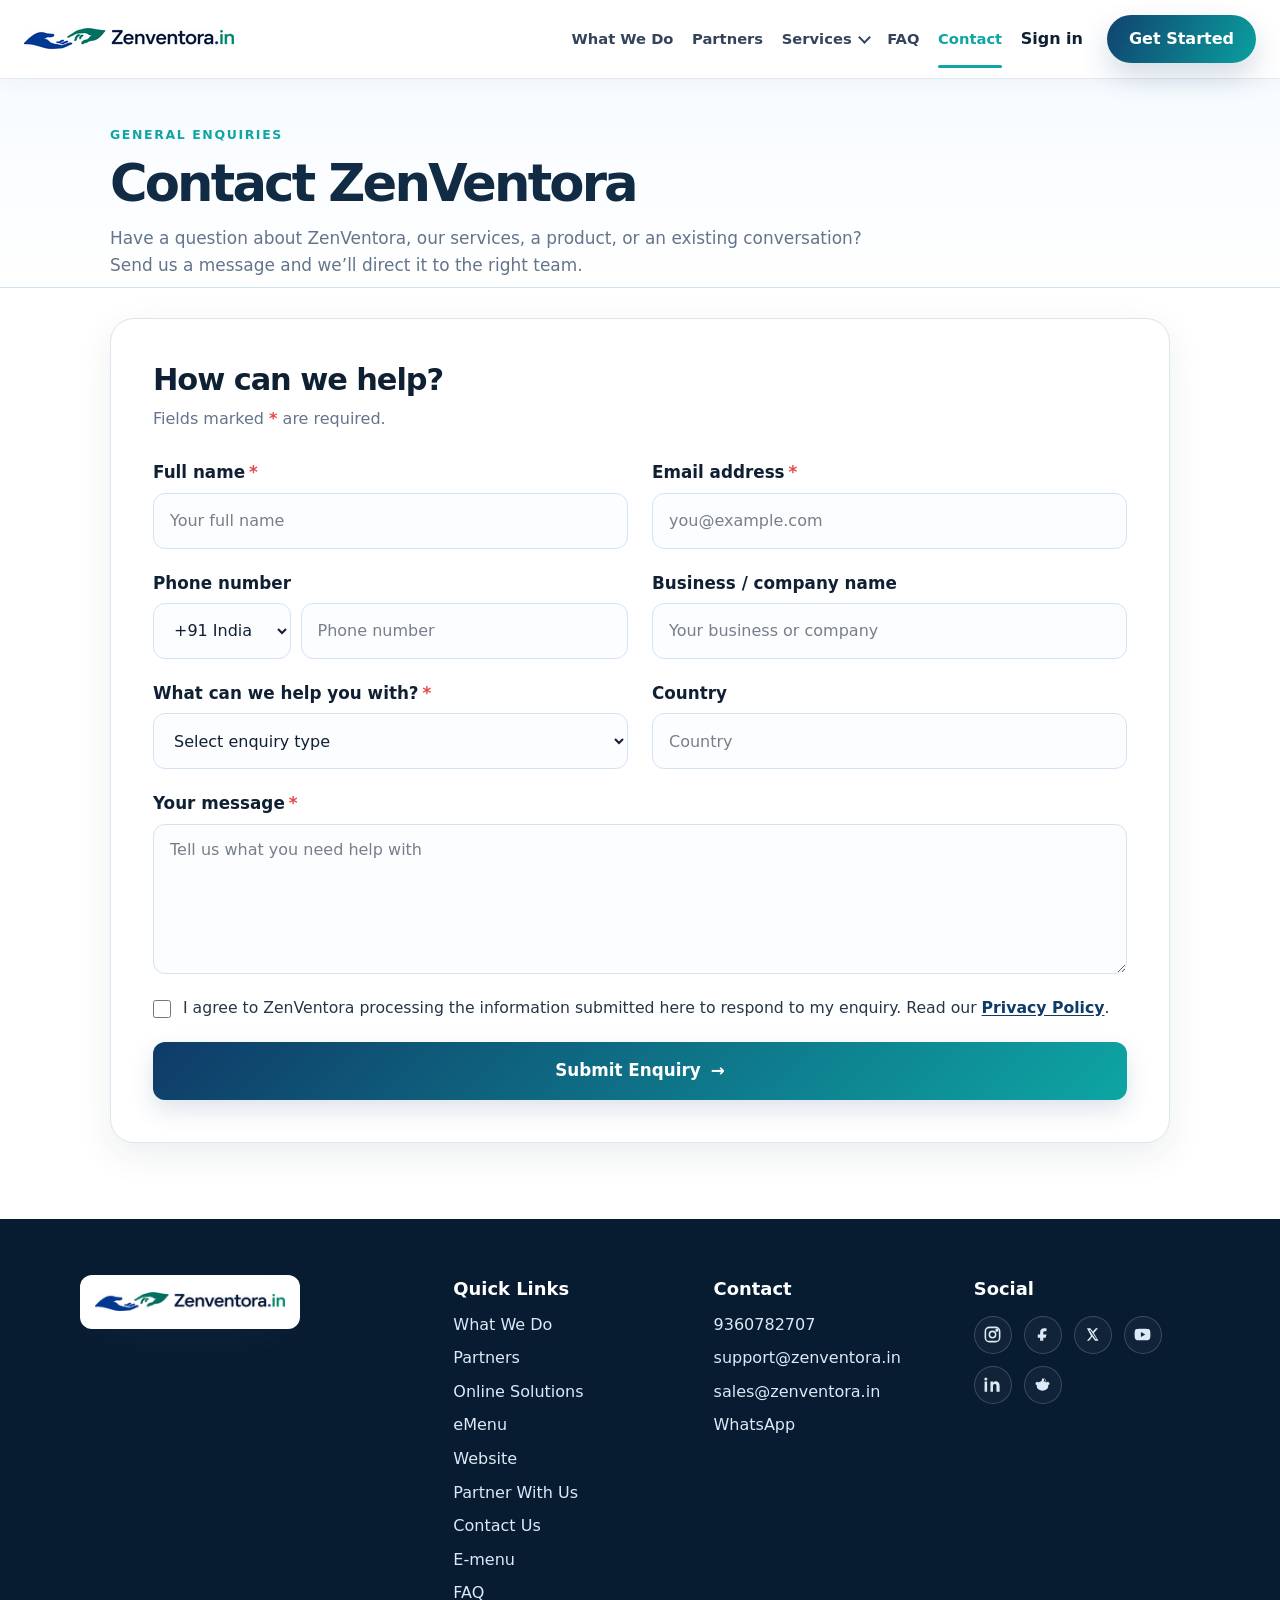
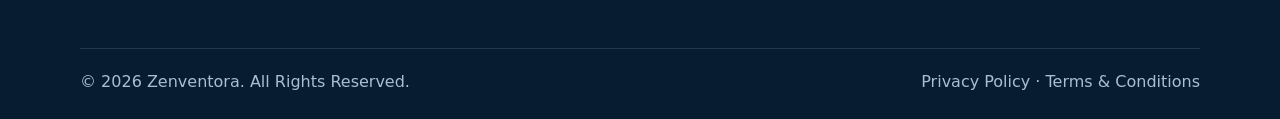
<file: contact.html>
<!doctype html><html lang="en-IN"><head><meta charset="utf-8"/><meta name="viewport" content="width=device-width,initial-scale=1"/><title>Contact ZenVentora | General Enquiries</title><meta name="description" content="Contact ZenVentora for product growth, sales, partnerships, customer support, and digital solution enquiries. Send your message to the right team."/><meta name="robots" content="index, follow, max-image-preview:large"/><meta property="og:type" content="website"/><meta property="og:site_name" content="ZenVentora"/><meta property="og:title" content="Contact ZenVentora | General Enquiries"/><meta property="og:description" content="Contact ZenVentora for product growth, sales, partnerships, customer support, and digital solution enquiries. Send your message to the right team."/><meta property="og:url" content="https://zenventora.in/contact.html"/><meta property="og:image" content="https://zenventora.in/assets/zenventora.png"/><meta name="twitter:card" content="summary_large_image"/><meta name="twitter:title" content="Contact ZenVentora | General Enquiries"/><meta name="twitter:description" content="Contact ZenVentora for product growth, sales, partnerships, customer support, and digital solution enquiries. Send your message to the right team."/><meta name="twitter:image" content="https://zenventora.in/assets/zenventora.png"/><link rel="canonical" href="https://zenventora.in/contact.html"/><link rel="icon" href="assets/zenventora.png" type="image/png" /><link rel="stylesheet" href="styles.css"/><link rel="stylesheet" href="webform.css"/><meta name="theme-color" content="#0f3b68"/><script type="application/ld+json">{"@context":"https://schema.org","@graph":[{"@type":"ContactPage","@id":"https://zenventora.in/contact.html#webpage","url":"https://zenventora.in/contact.html","name":"Contact ZenVentora","description":"Contact ZenVentora for product growth, sales, partnerships, customer support, and digital solution enquiries. Send your message to the right team.","inLanguage":"en-IN","isPartOf":{"@type":"WebSite","@id":"https://zenventora.in/#website","url":"https://zenventora.in/","name":"ZenVentora"},"about":{"@type":"Organization","@id":"https://zenventora.in/#organization","name":"ZenVentora","url":"https://zenventora.in/"}},{"@type":"BreadcrumbList","itemListElement":[{"@type":"ListItem","position":1,"name":"Home","item":"https://zenventora.in/"},{"@type":"ListItem","position":2,"name":"Contact","item":"https://zenventora.in/contact.html"}]}]}</script>  <link rel="stylesheet" href="zenventora.css?v=master-20261111"></head><body class="webform-page contact-page"><a class="skip-link" href="#main">Skip to content</a><header class="site-header" data-header>
    <nav class="nav container" aria-label="Primary navigation">
      <a class="brand" href="./" aria-label="Zenventora home">
        <img class="brand-logo" src="assets/zenventora-logo.svg" alt="Official Zenventora logo" itemprop="logo" />
      </a>
      <button class="nav-toggle" type="button" aria-controls="nav-menu" aria-expanded="false" data-nav-toggle>Menu</button>
      <div id="nav-menu" class="nav-menu" data-nav-menu>
        <a href="index.html#what-we-do">What We Do</a>
        <a href="index.html#partners">Partners</a>
        <details class="nav-dropdown"><summary>Services</summary><div class="nav-dropdown-menu"><a href="online-solution/index.html">Online Solutions</a><a href="emenu/index.html">eMenu</a><a href="website/index.html">Website</a></div></details>
        
        <a href="index.html#faq">FAQ</a>
        <a href="contact.html" class="active" aria-current="page">Contact</a>
        
      <div class="account-nav-actions" data-account-actions><a class="account-nav-link" href="https://accounts.zenventora.in/?view=signin&amp;returnTo=https%3A%2F%2Fzenventora.in%2Fcontact.html">Sign in</a><a class="btn btn-primary btn-small account-get-started account-cta" href="https://accounts.zenventora.in/?view=signup&amp;returnTo=https%3A%2F%2Fzenventora.in%2Fcontact.html">Get Started</a></div></div>
    </nav>
  </header><main id="main"><section class="section webform-hero"><div class="container"><p class="eyebrow">General enquiries</p><h1>Contact ZenVentora</h1><p class="hero-text">Have a question about ZenVentora, our services, a product, or an existing conversation? Send us a message and we’ll direct it to the right team.</p></div></section><section class="section"><div class="container webform-layout"><div class="webform-card"><div class="webform-card-head"><h2>How can we help?</h2><p>Fields marked <span class="webform-required">*</span> are required.</p></div><form class="webform-grid" data-webform data-form-type="contact" novalidate><input type="hidden" name="form_type" value="contact"/><div class="webform-honeypot" aria-hidden="true"><label for="website_company">Leave this field empty</label><input id="website_company" name="website_company" tabindex="-1" autocomplete="off"/></div>
<div class="webform-field"><label for="full_name">Full name<span class="webform-required">*</span></label><input id="full_name" name="full_name" required autocomplete="name" placeholder="Your full name"/><span class="webform-error" aria-live="polite">Please enter your name.</span></div>
<div class="webform-field"><label for="email">Email address<span class="webform-required">*</span></label><input id="email" name="email" type="email" required autocomplete="email" placeholder="you@example.com"/><span class="webform-error" aria-live="polite">Please enter a valid email address.</span></div>
<div class="webform-field"><label for="phone">Phone number</label><div class="webform-phone"><select id="country_code" name="country_code" aria-label="Phone country code"><option value="+91" selected>+91 India</option><option value="+1">+1 US/Canada</option><option value="+44">+44 UK</option><option value="+971">+971 UAE</option><option value="+65">+65 Singapore</option><option value="+61">+61 Australia</option><option value="+94">+94 Sri Lanka</option><option value="+60">+60 Malaysia</option><option value="+966">+966 Saudi Arabia</option><option value="+974">+974 Qatar</option><option value="+49">+49 Germany</option></select><input id="phone" name="phone" type="tel" inputmode="tel" autocomplete="tel-national" placeholder="Phone number"/></div><span class="webform-error" aria-live="polite"></span></div>
<div class="webform-field"><label for="company_name">Business / company name</label><input id="company_name" name="company_name" autocomplete="organization" placeholder="Your business or company"/><span class="webform-error" aria-live="polite"></span></div>
<div class="webform-field"><label for="enquiry_type">What can we help you with?<span class="webform-required">*</span></label><select id="enquiry_type" name="enquiry_type" required><option value="">Select enquiry type</option><option>General question</option><option>Sales or product enquiry</option><option>Existing customer support</option><option>Partnership discussion</option><option>Website or digital requirement</option><option>Other</option></select><span class="webform-error" aria-live="polite">Please select an enquiry type.</span></div>
<div class="webform-field"><label for="country">Country</label><input id="country" name="country" placeholder="Country"/><span class="webform-error" aria-live="polite"></span></div>
<div class="webform-field webform-field--full"><label for="message">Your message<span class="webform-required">*</span></label><textarea id="message" name="message" required maxlength="4000" placeholder="Tell us what you need help with"></textarea><span class="webform-error" aria-live="polite">Please enter your message.</span></div>
<div class="webform-field webform-field--full"><label class="webform-consent"><input type="checkbox" name="privacy_consent" required/><span>I agree to ZenVentora processing the information submitted here to respond to my enquiry. Read our <a href="privacy-policy.html" target="_blank" rel="noopener">Privacy Policy</a>.</span></label><span class="webform-error" aria-live="polite">Please agree before submitting.</span></div>
<div class="webform-field webform-field--full"><div class="webform-status" data-form-status tabindex="-1" aria-live="polite" role="status"></div><button class="btn btn-primary webform-submit" type="submit">Submit Enquiry <span aria-hidden="true">→</span></button></div></form></div><aside class="webform-aside"><p class="eyebrow">ZenVentora</p><h2>Start with one conversation.</h2><p>Tell us what you need help with. We’ll review your enquiry and route it to the right person.</p><div class="webform-aside-list"><span>General business questions</span><span>Sales and product enquiries</span><span>Customer support routing</span><span>Website and digital requirements</span></div><div class="webform-contact-links"><a href="mailto:sales@zenventora.in">sales@zenventora.in</a><a href="tel:+919360782707">+91 93607 82707</a><a href="https://wa.me/919360782707" target="_blank" rel="noopener">WhatsApp us</a></div></aside></div></section></main><footer class="site-footer">
    <div class="container footer-grid">
      <div><a class="brand footer-brand" href="./"><img class="brand-logo" src="assets/zenventora-logo.svg" alt="Official Zenventora logo" itemprop="logo" /></a></div>
      <div><h3>Quick Links</h3><a href="index.html#what-we-do">What We Do</a><a href="index.html#partners">Partners</a><a href="online-solution/index.html">Online Solutions</a><a href="emenu/index.html">eMenu</a><a href="website/index.html">Website</a><a href="partner-with-us.html">Partner With Us</a><a href="contact.html">Contact Us</a><a href="emenu/">E-menu</a><a href="index.html#faq">FAQ</a></div>
      <div><h3>Contact</h3><a href="tel:+919360782707">9360782707</a><a href="mailto:support@zenventora.in">support@zenventora.in</a><a href="mailto:sales@zenventora.in">sales@zenventora.in</a><a href="https://wa.me/919360782707" target="_blank" rel="noopener">WhatsApp</a></div><div class="footer-social-section"><h3>Social</h3><div class="footer-social" aria-label="ZenVentora social media">
<a class="footer-social-link" href="https://www.instagram.com/zenventora/" target="_blank" rel="noopener" aria-label="Instagram" title="Instagram"><svg viewBox="0 0 24 24"><rect x="3" y="3" width="18" height="18" rx="5"></rect><circle cx="12" cy="12" r="4"></circle><circle cx="17.5" cy="6.5" r="1"></circle></svg></a>
<a class="footer-social-link" href="https://www.facebook.com/profile.php?id=61591519560721" target="_blank" rel="noopener" aria-label="Facebook" title="Facebook"><svg viewBox="0 0 24 24"><path d="M14 8h3V4h-3c-3 0-5 2-5 5v3H6v4h3v4h4v-4h3l1-4h-4V9c0-.7.3-1 1-1Z"></path></svg></a>
<a class="footer-social-link" href="https://x.com/zenventora" target="_blank" rel="noopener" aria-label="X" title="X"><svg viewBox="0 0 24 24"><path d="M5 4h4.3l3.1 4.3L16.2 4H19l-5.3 6.1L19.5 20h-4.3l-3.7-5.1L7.7 20H5l5.2-6L5 4Zm3 2.2 7.9 11.6h1.3L9.3 6.2H8Z"></path></svg></a>
<a class="footer-social-link" href="https://www.youtube.com/@zenventora" target="_blank" rel="noopener" aria-label="YouTube" title="YouTube"><svg viewBox="0 0 24 24"><path d="M21.6 7.2a2.9 2.9 0 0 0-2-2C17.8 4.7 12 4.7 12 4.7s-5.8 0-7.6.5a2.9 2.9 0 0 0-2 2C2 9 2 12 2 12s0 3 .4 4.8a2.9 2.9 0 0 0 2 2c1.8.5 7.6.5 7.6.5s5.8 0 7.6-.5a2.9 2.9 0 0 0 2-2c.4-1.8.4-4.8.4-4.8s0-3-.4-4.8ZM10 15.2V8.8l5.5 3.2-5.5 3.2Z"></path></svg></a>
<a class="footer-social-link" href="https://www.linkedin.com/company/zenventora/" target="_blank" rel="noopener" aria-label="LinkedIn" title="LinkedIn"><svg viewBox="0 0 24 24"><path d="M5.2 8.3H2V21h3.2V8.3ZM3.6 3A1.9 1.9 0 1 0 3.6 6.8 1.9 1.9 0 0 0 3.6 3ZM21 13.7c0-3.8-2-5.7-4.8-5.7-2.2 0-3.1 1.2-3.6 2v-1.7H9.4V21h3.2v-6.3c0-1.7.3-3.3 2.4-3.3 2 0 2 1.8 2 3.4V21H21v-7.3Z"></path></svg></a>
<a class="footer-social-link" href="https://www.reddit.com/user/Zenventora/" target="_blank" rel="noopener" aria-label="Reddit" title="Reddit"><svg viewBox="0 0 24 24"><path d="M14.7 4.2 13.4 8c1.4.2 2.7.7 3.8 1.4a2 2 0 1 1 1.9 3.3c.1.4.2.9.2 1.3 0 3.4-3.3 5.8-7.3 5.8s-7.3-2.4-7.3-5.8c0-.5.1-.9.2-1.3a2 2 0 1 1 1.9-3.3c1.1-.7 2.4-1.2 3.8-1.4l1.3-3.8 2.1.5-.9 3.5c.1 0 .2 0 .3.1l-.9-3.5 2.1-.5 1.3 3.8c.4 0 .8 0 1.2 0Zm-4.4 9.3c.6.5 1.4.7 2.2.7s1.6-.2 2.2-.7l.7 1c-.8.7-1.8 1-2.9 1s-2.1-.3-2.9-1l.7-1Z"></path></svg></a>
</div></div>
    </div>
    <div class="container footer-bottom"><span>© 2026 Zenventora. All Rights Reserved.</span><span><a href="privacy-policy.html">Privacy Policy</a> · <a href="terms-and-conditions.html">Terms & Conditions</a></span></div>
  </footer><script src="script.js" defer></script><script src="webform.js" defer></script><script type="module" src="zenventora.js?v=master-20261111"></script></body></html>
</file>
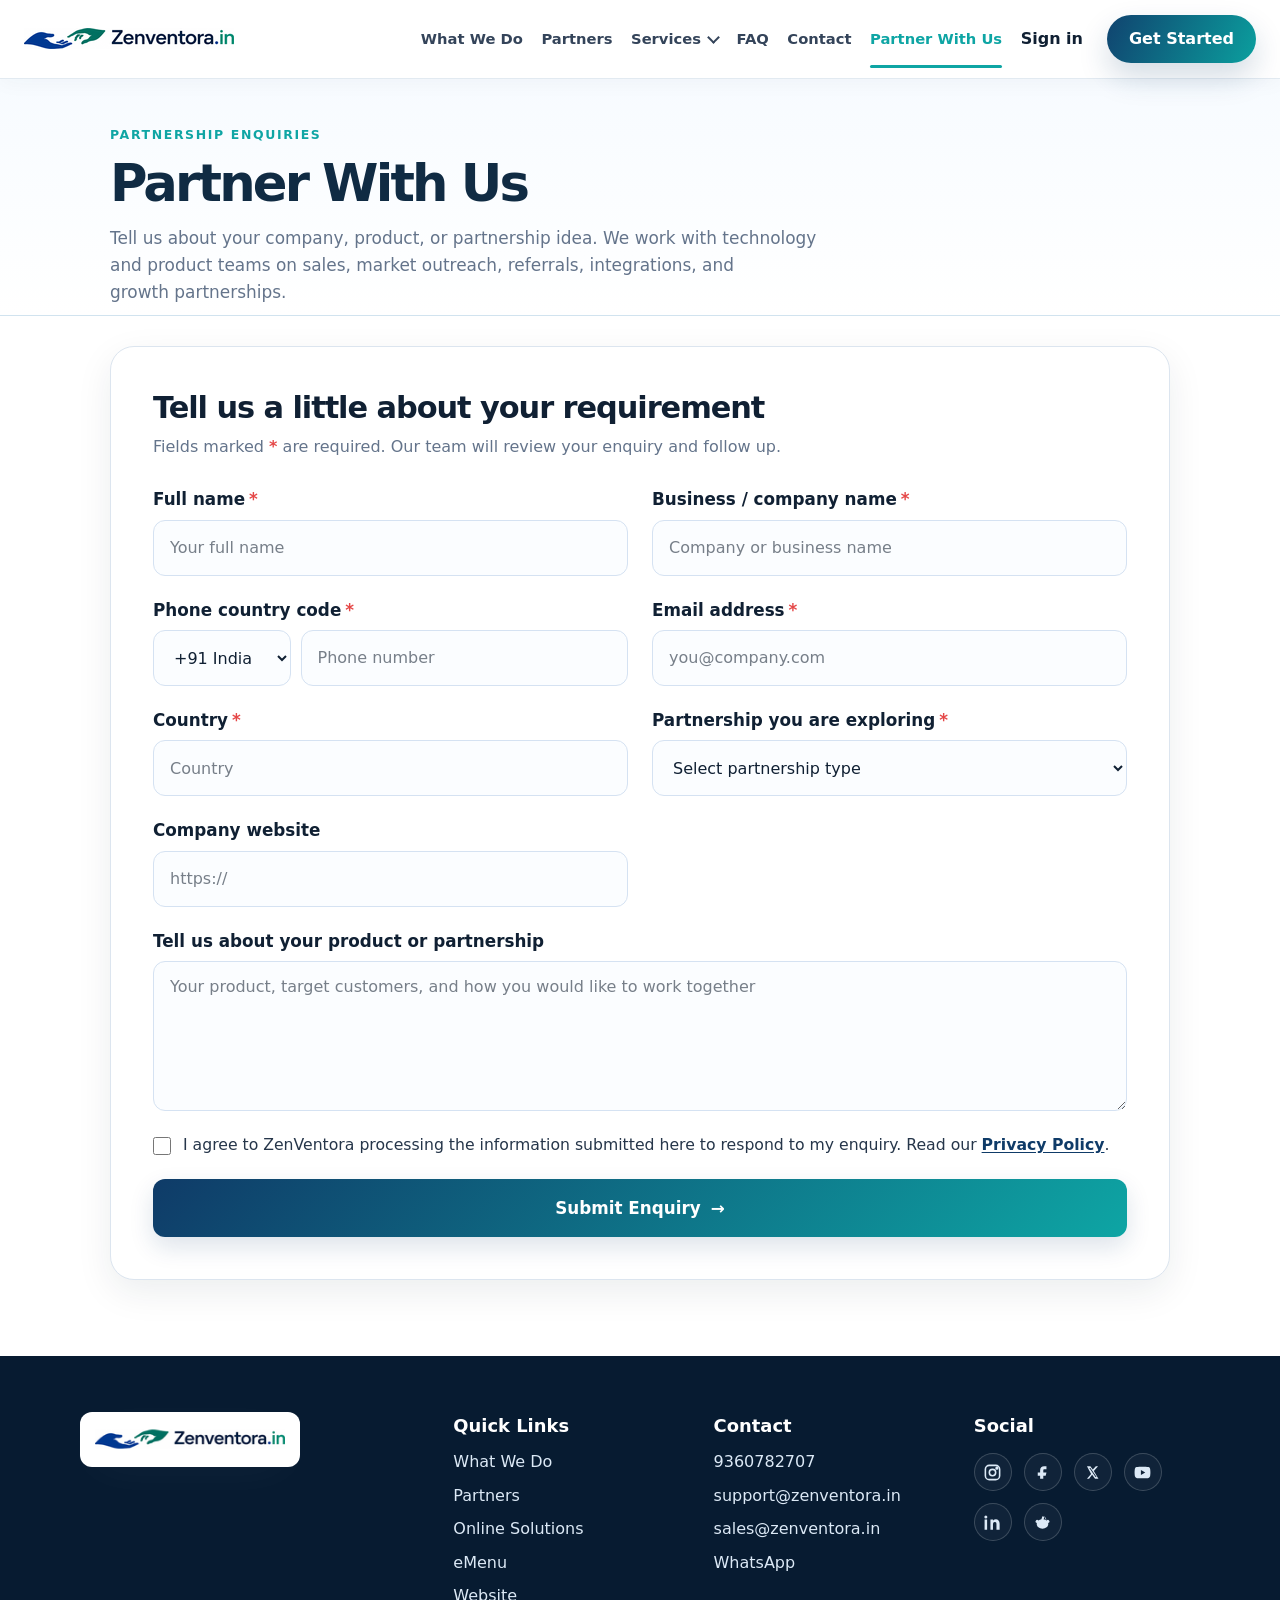
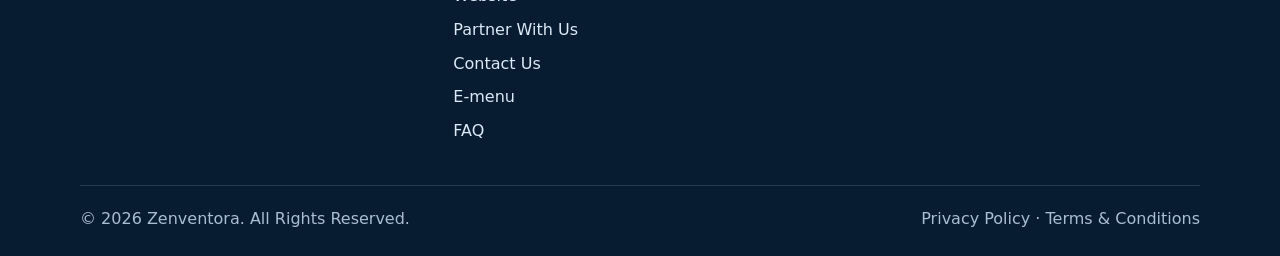
<file: partner-with-us.html>
<!doctype html>
<html lang="en-IN"><head>
<meta charset="utf-8" /><meta name="viewport" content="width=device-width, initial-scale=1" />
<title>Partner With Us | ZenVentora</title><meta name="description" content="Explore product, SaaS, sales, referral, integration, and delivery partnerships with ZenVentora. Share your company details and partnership goals."/>
<meta name="robots" content="index, follow, max-image-preview:large"/><meta property="og:type" content="website"/><meta property="og:site_name" content="ZenVentora"/><meta property="og:title" content="Partner With Us | ZenVentora"/><meta property="og:description" content="Explore product, SaaS, sales, referral, integration, and delivery partnerships with ZenVentora. Share your company details and partnership goals."/><meta property="og:url" content="https://zenventora.in/partner-with-us.html"/><meta property="og:image" content="https://zenventora.in/assets/zenventora.png"/><meta name="twitter:card" content="summary_large_image"/><meta name="twitter:title" content="Partner With Us | ZenVentora"/><meta name="twitter:description" content="Explore product, SaaS, sales, referral, integration, and delivery partnerships with ZenVentora. Share your company details and partnership goals."/><meta name="twitter:image" content="https://zenventora.in/assets/zenventora.png"/>
<link rel="canonical" href="https://zenventora.in/partner-with-us.html" />
<link rel="icon" href="assets/zenventora.png" type="image/png" /><link rel="apple-touch-icon" href="assets/zenventora.png" /><link rel="stylesheet" href="styles.css" /><link rel="stylesheet" href="webform.css" />
<meta name="theme-color" content="#0f3b68" />
<script type="application/ld+json">{"@context":"https://schema.org","@graph":[{"@type":"WebPage","@id":"https://zenventora.in/partner-with-us.html#webpage","url":"https://zenventora.in/partner-with-us.html","name":"ZenVentora Partner With Us","description":"Explore product, SaaS, sales, referral, integration, and delivery partnerships with ZenVentora. Share your company details and partnership goals.","inLanguage":"en-IN","isPartOf":{"@type":"WebSite","@id":"https://zenventora.in/#website","url":"https://zenventora.in/","name":"ZenVentora"},"about":{"@type":"Organization","@id":"https://zenventora.in/#organization","name":"ZenVentora","url":"https://zenventora.in/"}},{"@type":"BreadcrumbList","itemListElement":[{"@type":"ListItem","position":1,"name":"Home","item":"https://zenventora.in/"},{"@type":"ListItem","position":2,"name":"Partner With Us","item":"https://zenventora.in/partner-with-us.html"}]}]}</script>  <link rel="stylesheet" href="zenventora.css?v=master-20261111"></head>
<body class="webform-page partner-page">
<a class="skip-link" href="#main">Skip to content</a>
<header class="site-header" data-header>
    <nav class="nav container" aria-label="Primary navigation">
      <a class="brand" href="./" aria-label="Zenventora home">
        <img class="brand-logo" src="assets/zenventora-logo.svg" alt="Official Zenventora logo" itemprop="logo" />
      </a>
      <button class="nav-toggle" type="button" aria-controls="nav-menu" aria-expanded="false" data-nav-toggle>Menu</button>
      <div id="nav-menu" class="nav-menu" data-nav-menu>
        <a href="index.html#what-we-do">What We Do</a>
        <a href="index.html#partners">Partners</a>
        <details class="nav-dropdown"><summary>Services</summary><div class="nav-dropdown-menu"><a href="online-solution/index.html">Online Solutions</a><a href="emenu/index.html">eMenu</a><a href="website/index.html">Website</a></div></details>
        
        <a href="index.html#faq">FAQ</a>
        <a href="contact.html">Contact</a>
        <a href="partner-with-us.html" class="active" aria-current="page">Partner With Us</a>
      <div class="account-nav-actions" data-account-actions><a class="account-nav-link" href="https://accounts.zenventora.in/?view=signin&amp;returnTo=https%3A%2F%2Fzenventora.in%2Fpartner-with-us.html">Sign in</a><a class="btn btn-primary btn-small account-get-started account-cta" href="https://accounts.zenventora.in/?view=signup&amp;returnTo=https%3A%2F%2Fzenventora.in%2Fpartner-with-us.html">Get Started</a></div></div>
    </nav>
  </header>
<main id="main"><section class="section webform-hero"><div class="container"><p class="eyebrow">Partnership enquiries</p><h1>Partner With Us</h1><p class="hero-text">Tell us about your company, product, or partnership idea. We work with technology and product teams on sales, market outreach, referrals, integrations, and growth partnerships.</p></div></section>
<section class="section"><div class="container webform-layout"><div class="webform-card"><div class="webform-card-head"><h2>Tell us a little about your requirement</h2><p>Fields marked <span class="webform-required">*</span> are required. Our team will review your enquiry and follow up.</p></div><div class="webform-status" data-form-status tabindex="-1" aria-live="polite" role="status"></div><form class="webform-grid" data-webform data-form-type="partner" novalidate>
 <input type="hidden" name="form_type" value="partner" /><div class="webform-honeypot" aria-hidden="true"><label for="website_company">Leave this field empty</label><input id="website_company" name="website_company" type="text" tabindex="-1" autocomplete="off" /></div>
 <div class="webform-field "><label for="full_name">Full name<span class="webform-required" aria-hidden="true">*</span></label><input id="full_name" name="full_name" type="text" placeholder="Your full name" required     autocomplete="name"    /><span class="webform-error" aria-live="polite">Full name is required.</span></div><div class="webform-field "><label for="company_name">Business / company name<span class="webform-required" aria-hidden="true">*</span></label><input id="company_name" name="company_name" type="text" placeholder="Company or business name" required      autocomplete="organization"   /><span class="webform-error" aria-live="polite">Business / company name is required.</span></div><div class="webform-field"><label for="country_code">Phone country code<span class="webform-required" aria-hidden="true">*</span></label><div class="webform-phone"><select id="country_code" name="country_code" required aria-label="Phone country code"><option value="+91" selected>+91 India</option><option value="+1">+1 US/Canada</option><option value="+44">+44 UK</option><option value="+971">+971 UAE</option><option value="+65">+65 Singapore</option><option value="+61">+61 Australia</option><option value="+94">+94 Sri Lanka</option><option value="+60">+60 Malaysia</option><option value="+966">+966 Saudi Arabia</option><option value="+974">+974 Qatar</option><option value="+49">+49 Germany</option></select><input id="phone" name="phone" type="tel" placeholder="Phone number" autocomplete="tel-national" required inputmode="tel" aria-label="Phone number" /></div><span class="webform-error" aria-live="polite"></span></div><div class="webform-field "><label for="email">Email address<span class="webform-required" aria-hidden="true">*</span></label><input id="email" name="email" type="email" placeholder="you@company.com" required    autocomplete="email"     /><span class="webform-error" aria-live="polite">Email address is required.</span></div><div class="webform-field "><label for="country">Country<span class="webform-required" aria-hidden="true">*</span></label><input id="country" name="country" type="text" placeholder="Country" required         /><span class="webform-error" aria-live="polite">Country is required.</span></div><div class="webform-field "><label for="partnership_type">Partnership you are exploring<span class="webform-required" aria-hidden="true">*</span></label><select id="partnership_type" name="partnership_type" required data-error-required="Please select an option."><option value="">Select partnership type</option><option value="Product / SaaS partnership">Product / SaaS partnership</option><option value="Sales and market outreach">Sales and market outreach</option><option value="Referral / affiliate partnership">Referral / affiliate partnership</option><option value="Technology / integration partnership">Technology / integration partnership</option><option value="Delivery / service partnership">Delivery / service partnership</option><option value="Other partnership">Other partnership</option></select><span class="webform-error" aria-live="polite">Partnership you are exploring is required.</span></div><div class="webform-field "><label for="website_url">Company website</label><input id="website_url" name="website_url" type="url" placeholder="https://"   inputmode="url"       /><span class="webform-error" aria-live="polite"></span></div><div class="webform-field webform-field--full"><label for="message">Tell us about your product or partnership</label><textarea id="message" name="message" placeholder="Your product, target customers, and how you would like to work together"  maxlength="4000"></textarea><span class="webform-error" aria-live="polite"></span></div>
 <div class="webform-field webform-field--full"><label class="webform-consent"><input type="checkbox" name="privacy_consent" required /><span>I agree to ZenVentora processing the information submitted here to respond to my enquiry. Read our <a href="privacy-policy.html" target="_blank" rel="noopener">Privacy Policy</a>.</span></label><span class="webform-error" aria-live="polite"></span></div>
 <div class="webform-field webform-field--full"><div class="webform-status" data-form-status tabindex="-1" aria-live="polite" role="status"></div><button class="btn btn-primary webform-submit" type="submit">Submit Enquiry <span aria-hidden="true">→</span></button></div>
 </form></div>
<aside class="webform-aside"><p class="eyebrow">ZenVentora</p><h2>Let’s build a useful partnership.</h2><p>Share a little about your company and the kind of partnership you have in mind. We’ll review the fit and get back to you.</p><div class="webform-aside-list"><span>Product and SaaS partnerships</span><span>Sales and market outreach</span><span>Referral and technology partnerships</span><span>Clear next steps after review</span></div><div class="webform-contact-links"><a href="mailto:sales@zenventora.in">sales@zenventora.in</a><a href="tel:+919360782707">+91 93607 82707</a><a href="https://wa.me/919360782707" target="_blank" rel="noopener">WhatsApp us</a></div></aside></div></section></main>
<footer class="site-footer">
    <div class="container footer-grid">
      <div><a class="brand footer-brand" href="./"><img class="brand-logo" src="assets/zenventora-logo.svg" alt="Official Zenventora logo" itemprop="logo" /></a></div>
      <div><h3>Quick Links</h3><a href="index.html#what-we-do">What We Do</a><a href="index.html#partners">Partners</a><a href="online-solution/index.html">Online Solutions</a><a href="emenu/index.html">eMenu</a><a href="website/index.html">Website</a><a href="partner-with-us.html">Partner With Us</a><a href="contact.html">Contact Us</a><a href="emenu/">E-menu</a><a href="index.html#faq">FAQ</a></div>
      <div><h3>Contact</h3><a href="tel:+919360782707">9360782707</a><a href="mailto:support@zenventora.in">support@zenventora.in</a><a href="mailto:sales@zenventora.in">sales@zenventora.in</a><a href="https://wa.me/919360782707" target="_blank" rel="noopener">WhatsApp</a></div><div class="footer-social-section"><h3>Social</h3><div class="footer-social" aria-label="ZenVentora social media">
<a class="footer-social-link" href="https://www.instagram.com/zenventora/" target="_blank" rel="noopener" aria-label="Instagram" title="Instagram"><svg viewBox="0 0 24 24"><rect x="3" y="3" width="18" height="18" rx="5"></rect><circle cx="12" cy="12" r="4"></circle><circle cx="17.5" cy="6.5" r="1"></circle></svg></a>
<a class="footer-social-link" href="https://www.facebook.com/profile.php?id=61591519560721" target="_blank" rel="noopener" aria-label="Facebook" title="Facebook"><svg viewBox="0 0 24 24"><path d="M14 8h3V4h-3c-3 0-5 2-5 5v3H6v4h3v4h4v-4h3l1-4h-4V9c0-.7.3-1 1-1Z"></path></svg></a>
<a class="footer-social-link" href="https://x.com/zenventora" target="_blank" rel="noopener" aria-label="X" title="X"><svg viewBox="0 0 24 24"><path d="M5 4h4.3l3.1 4.3L16.2 4H19l-5.3 6.1L19.5 20h-4.3l-3.7-5.1L7.7 20H5l5.2-6L5 4Zm3 2.2 7.9 11.6h1.3L9.3 6.2H8Z"></path></svg></a>
<a class="footer-social-link" href="https://www.youtube.com/@zenventora" target="_blank" rel="noopener" aria-label="YouTube" title="YouTube"><svg viewBox="0 0 24 24"><path d="M21.6 7.2a2.9 2.9 0 0 0-2-2C17.8 4.7 12 4.7 12 4.7s-5.8 0-7.6.5a2.9 2.9 0 0 0-2 2C2 9 2 12 2 12s0 3 .4 4.8a2.9 2.9 0 0 0 2 2c1.8.5 7.6.5 7.6.5s5.8 0 7.6-.5a2.9 2.9 0 0 0 2-2c.4-1.8.4-4.8.4-4.8s0-3-.4-4.8ZM10 15.2V8.8l5.5 3.2-5.5 3.2Z"></path></svg></a>
<a class="footer-social-link" href="https://www.linkedin.com/company/zenventora/" target="_blank" rel="noopener" aria-label="LinkedIn" title="LinkedIn"><svg viewBox="0 0 24 24"><path d="M5.2 8.3H2V21h3.2V8.3ZM3.6 3A1.9 1.9 0 1 0 3.6 6.8 1.9 1.9 0 0 0 3.6 3ZM21 13.7c0-3.8-2-5.7-4.8-5.7-2.2 0-3.1 1.2-3.6 2v-1.7H9.4V21h3.2v-6.3c0-1.7.3-3.3 2.4-3.3 2 0 2 1.8 2 3.4V21H21v-7.3Z"></path></svg></a>
<a class="footer-social-link" href="https://www.reddit.com/user/Zenventora/" target="_blank" rel="noopener" aria-label="Reddit" title="Reddit"><svg viewBox="0 0 24 24"><path d="M14.7 4.2 13.4 8c1.4.2 2.7.7 3.8 1.4a2 2 0 1 1 1.9 3.3c.1.4.2.9.2 1.3 0 3.4-3.3 5.8-7.3 5.8s-7.3-2.4-7.3-5.8c0-.5.1-.9.2-1.3a2 2 0 1 1 1.9-3.3c1.1-.7 2.4-1.2 3.8-1.4l1.3-3.8 2.1.5-.9 3.5c.1 0 .2 0 .3.1l-.9-3.5 2.1-.5 1.3 3.8c.4 0 .8 0 1.2 0Zm-4.4 9.3c.6.5 1.4.7 2.2.7s1.6-.2 2.2-.7l.7 1c-.8.7-1.8 1-2.9 1s-2.1-.3-2.9-1l.7-1Z"></path></svg></a>
</div></div>
    </div>
    <div class="container footer-bottom"><span>© 2026 Zenventora. All Rights Reserved.</span><span><a href="privacy-policy.html">Privacy Policy</a> · <a href="terms-and-conditions.html">Terms & Conditions</a></span></div>
  </footer>
<script src="script.js" defer></script><script src="webform.js" defer></script><script type="module" src="zenventora.js?v=master-20261111"></script></body></html>
</file>
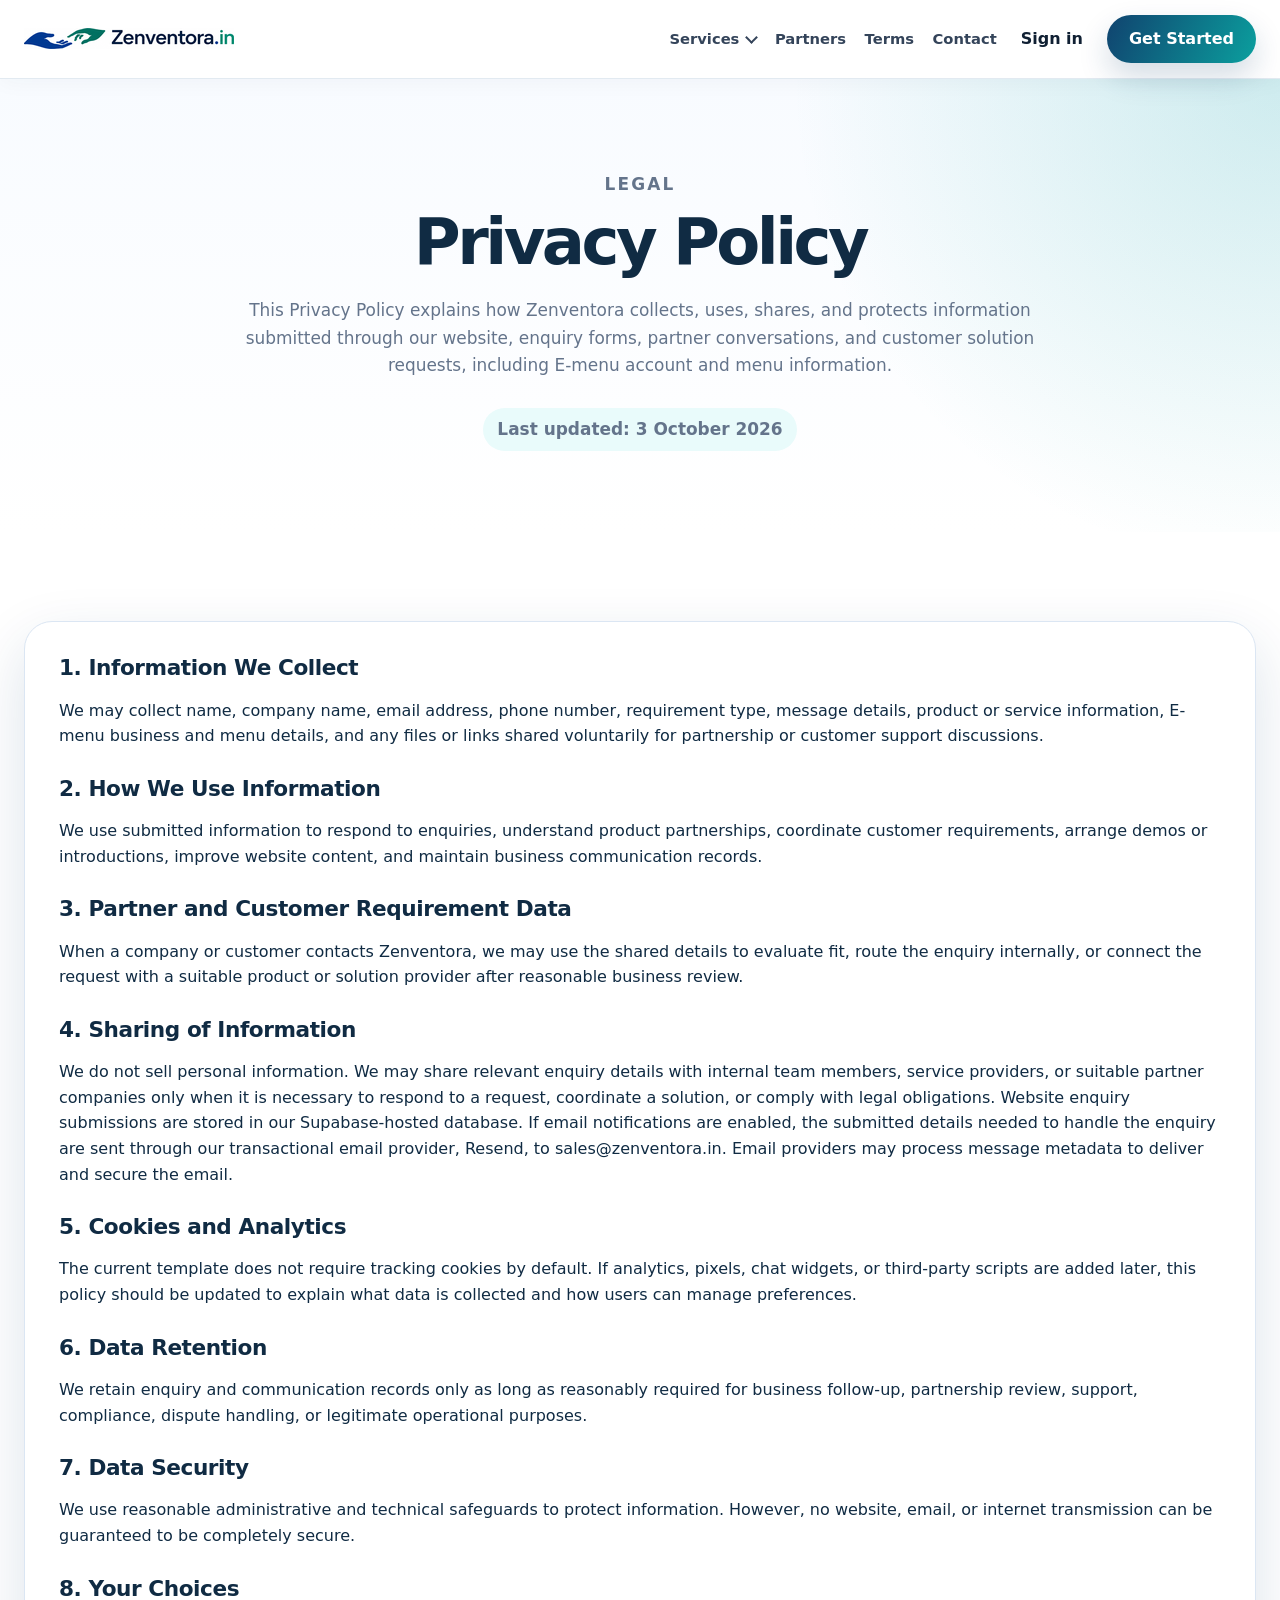
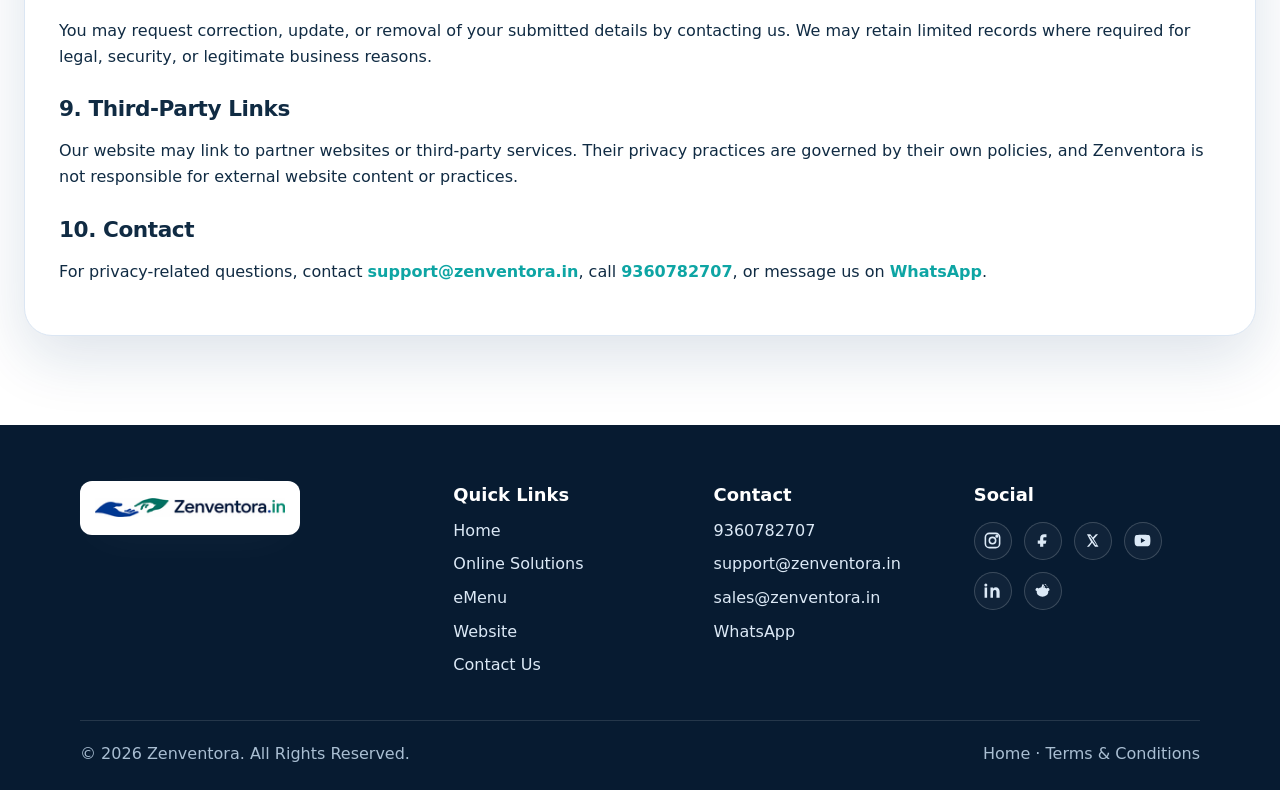
<file: privacy-policy.html>
<!doctype html>
<html lang="en-IN">
<head>
  <meta charset="utf-8" />
  <meta name="viewport" content="width=device-width, initial-scale=1" />
  <title>Privacy Policy | Zenventora</title>
  <meta name="description" content="Read Zenventora's Privacy Policy covering enquiry data, partner information, customer requirements, cookies, analytics, data sharing, retention, and user choices." />
  <meta name="robots" content="index, follow, max-image-preview:large" />
  <link rel="canonical" href="https://zenventora.in/privacy-policy.html" />
  <meta property="og:type" content="website" />
  <meta property="og:title" content="Privacy Policy | Zenventora" />
  <meta property="og:description" content="How Zenventora collects, uses, protects, and manages enquiry, partner, and customer requirement information." />
  <meta property="og:url" content="https://zenventora.in/privacy-policy.html" />
  <meta property="og:image" content="https://zenventora.in/assets/zenventora.png" />
  <meta property="og:site_name" content="Zenventora" />
  <meta property="og:locale" content="en_IN" />
  <meta name="twitter:card" content="summary_large_image" />
  <meta name="twitter:title" content="Zenventora — Product-Focused Growth Partner" />
  <meta name="twitter:description" content="Product sales, website development, web application development, mobile app development, customer outreach, and partner-led growth for SaaS and software companies." />
  <meta name="twitter:image" content="https://zenventora.in/assets/zenventora.png" />

  <link rel="icon" href="assets/zenventora.png" type="image/png" />
  <link rel="apple-touch-icon" href="assets/zenventora.png" />
  <link rel="manifest" href="site.webmanifest" />
  <meta name="theme-color" content="#0f3b68" /> 
  <link rel="stylesheet" href="styles.css?v=legal-hover-nav-20261123" />
<link rel="stylesheet" href="zenventora.css?v=master-20261111">
</head>
<body>
  <a class="skip-link" href="#main">Skip to content</a>
  <header class="site-header">
    <nav class="nav container" aria-label="Primary navigation">
      <a class="brand" href="index.html#home" aria-label="Zenventora home"><img class="brand-logo" src="assets/zenventora-logo.svg" alt="Official Zenventora logo" /></a>
      <div class="nav-menu legal-nav"><details class="nav-dropdown"><summary>Services</summary><div class="nav-dropdown-menu"><a href="online-solution/index.html">Online Solutions</a><a href="emenu/index.html">eMenu</a><a href="website/index.html">Website</a></div></details><a href="index.html#partners">Partners</a><a href="terms-and-conditions.html">Terms</a><a href="index.html#contact">Contact</a></div><div class="account-nav-actions" data-account-actions><a class="account-nav-link account-signin-link" data-account-action="signin" href="https://accounts.zenventora.in/login?view=signin">Sign in</a><a class="btn btn-primary btn-small account-get-started account-cta" data-account-cta="signup" data-account-action="signup" href="https://accounts.zenventora.in/signup?view=signup">Get Started</a></div>
    </nav>
  </header>
  <main id="main" class="legal-page">
    <section class="section hero legal-hero"><div class="container narrow"><p class="eyebrow">Legal</p><h1>Privacy Policy</h1><p class="hero-text">This Privacy Policy explains how Zenventora collects, uses, shares, and protects information submitted through our website, enquiry forms, partner conversations, and customer solution requests, including E-menu account and menu information.</p><p class="updated">Last updated: 3 October 2026</p></div></section>
    <section class="section"><div class="container legal-content">
      <h2>1. Information We Collect</h2><p>We may collect name, company name, email address, phone number, requirement type, message details, product or service information, E-menu business and menu details, and any files or links shared voluntarily for partnership or customer support discussions.</p>
      <h2>2. How We Use Information</h2><p>We use submitted information to respond to enquiries, understand product partnerships, coordinate customer requirements, arrange demos or introductions, improve website content, and maintain business communication records.</p>
      <h2>3. Partner and Customer Requirement Data</h2><p>When a company or customer contacts Zenventora, we may use the shared details to evaluate fit, route the enquiry internally, or connect the request with a suitable product or solution provider after reasonable business review.</p>
      <h2>4. Sharing of Information</h2><p>We do not sell personal information. We may share relevant enquiry details with internal team members, service providers, or suitable partner companies only when it is necessary to respond to a request, coordinate a solution, or comply with legal obligations. Website enquiry submissions are stored in our Supabase-hosted database. If email notifications are enabled, the submitted details needed to handle the enquiry are sent through our transactional email provider, Resend, to sales@zenventora.in. Email providers may process message metadata to deliver and secure the email.</p>
      <h2>5. Cookies and Analytics</h2><p>The current template does not require tracking cookies by default. If analytics, pixels, chat widgets, or third-party scripts are added later, this policy should be updated to explain what data is collected and how users can manage preferences.</p>
      <h2>6. Data Retention</h2><p>We retain enquiry and communication records only as long as reasonably required for business follow-up, partnership review, support, compliance, dispute handling, or legitimate operational purposes.</p>
      <h2>7. Data Security</h2><p>We use reasonable administrative and technical safeguards to protect information. However, no website, email, or internet transmission can be guaranteed to be completely secure.</p>
      <h2>8. Your Choices</h2><p>You may request correction, update, or removal of your submitted details by contacting us. We may retain limited records where required for legal, security, or legitimate business reasons.</p>
      <h2>9. Third-Party Links</h2><p>Our website may link to partner websites or third-party services. Their privacy practices are governed by their own policies, and Zenventora is not responsible for external website content or practices.</p>
      <h2>10. Contact</h2><p>For privacy-related questions, contact <a href="mailto:support@zenventora.in">support@zenventora.in</a>, call <a href="tel:+919360782707">9360782707</a>, or message us on <a href="https://wa.me/919360782707" target="_blank" rel="noopener">WhatsApp</a>.</p>
    </div></section>
  </main>
  <footer class="site-footer"><div class="container footer-grid"><div><a class="brand footer-brand" href="index.html"><img class="brand-logo" src="assets/zenventora-logo.svg" alt="Official Zenventora logo"></a></div><div><h3>Quick Links</h3><a href="index.html">Home</a><a href="online-solution/index.html">Online Solutions</a><a href="emenu/index.html">eMenu</a><a href="website/index.html">Website</a><a href="contact.html">Contact Us</a></div><div><h3>Contact</h3><a href="tel:+919360782707">9360782707</a><a href="mailto:support@zenventora.in">support@zenventora.in</a><a href="mailto:sales@zenventora.in">sales@zenventora.in</a><a href="https://wa.me/919360782707" target="_blank" rel="noopener">WhatsApp</a></div><div class="footer-social-section"><h3>Social</h3><div class="footer-social" aria-label="ZenVentora social media">
<a class="footer-social-link" href="https://www.instagram.com/zenventora/" target="_blank" rel="noopener" aria-label="Instagram" title="Instagram"><svg viewBox="0 0 24 24"><rect x="3" y="3" width="18" height="18" rx="5"></rect><circle cx="12" cy="12" r="4"></circle><circle cx="17.5" cy="6.5" r="1"></circle></svg></a>
<a class="footer-social-link" href="https://www.facebook.com/profile.php?id=61591519560721" target="_blank" rel="noopener" aria-label="Facebook" title="Facebook"><svg viewBox="0 0 24 24"><path d="M14 8h3V4h-3c-3 0-5 2-5 5v3H6v4h3v4h4v-4h3l1-4h-4V9c0-.7.3-1 1-1Z"></path></svg></a>
<a class="footer-social-link" href="https://x.com/zenventora" target="_blank" rel="noopener" aria-label="X" title="X"><svg viewBox="0 0 24 24"><path d="M5 4h4.3l3.1 4.3L16.2 4H19l-5.3 6.1L19.5 20h-4.3l-3.7-5.1L7.7 20H5l5.2-6L5 4Zm3 2.2 7.9 11.6h1.3L9.3 6.2H8Z"></path></svg></a>
<a class="footer-social-link" href="https://www.youtube.com/@zenventora" target="_blank" rel="noopener" aria-label="YouTube" title="YouTube"><svg viewBox="0 0 24 24"><path d="M21.6 7.2a2.9 2.9 0 0 0-2-2C17.8 4.7 12 4.7 12 4.7s-5.8 0-7.6.5a2.9 2.9 0 0 0-2 2C2 9 2 12 2 12s0 3 .4 4.8a2.9 2.9 0 0 0 2 2c1.8.5 7.6.5 7.6.5s5.8 0 7.6-.5a2.9 2.9 0 0 0 2-2c.4-1.8.4-4.8.4-4.8s0-3-.4-4.8ZM10 15.2V8.8l5.5 3.2-5.5 3.2Z"></path></svg></a>
<a class="footer-social-link" href="https://www.linkedin.com/company/zenventora/" target="_blank" rel="noopener" aria-label="LinkedIn" title="LinkedIn"><svg viewBox="0 0 24 24"><path d="M5.2 8.3H2V21h3.2V8.3ZM3.6 3A1.9 1.9 0 1 0 3.6 6.8 1.9 1.9 0 0 0 3.6 3ZM21 13.7c0-3.8-2-5.7-4.8-5.7-2.2 0-3.1 1.2-3.6 2v-1.7H9.4V21h3.2v-6.3c0-1.7.3-3.3 2.4-3.3 2 0 2 1.8 2 3.4V21H21v-7.3Z"></path></svg></a>
<a class="footer-social-link" href="https://www.reddit.com/user/Zenventora/" target="_blank" rel="noopener" aria-label="Reddit" title="Reddit"><svg viewBox="0 0 24 24"><path d="M14.7 4.2 13.4 8c1.4.2 2.7.7 3.8 1.4a2 2 0 1 1 1.9 3.3c.1.4.2.9.2 1.3 0 3.4-3.3 5.8-7.3 5.8s-7.3-2.4-7.3-5.8c0-.5.1-.9.2-1.3a2 2 0 1 1 1.9-3.3c1.1-.7 2.4-1.2 3.8-1.4l1.3-3.8 2.1.5-.9 3.5c.1 0 .2 0 .3.1.5-.2.9-.3 1.4-.4.1 0 .2 0 .3-.1l-.9-3.5 2.1-.5 1.3 3.8c.4 0 .8 0 1.2 0Zm-4.4 9.3c.6.5 1.4.7 2.2.7s1.6-.2 2.2-.7l.7 1c-.8.7-1.8 1-2.9 1s-2.1-.3-2.9-1l.7-1Z"></path></svg></a>
</div></div></div><div class="container footer-bottom"><span>© 2026 Zenventora. All Rights Reserved.</span><span><a href="index.html">Home</a> · <a href="terms-and-conditions.html">Terms &amp; Conditions</a></span></div></footer>
<script src="script.js?v=legal-hover-nav-20261123" defer></script>
<script type="module" src="zenventora.js?v=master-20261111"></script>
</body>
</html>
</file>
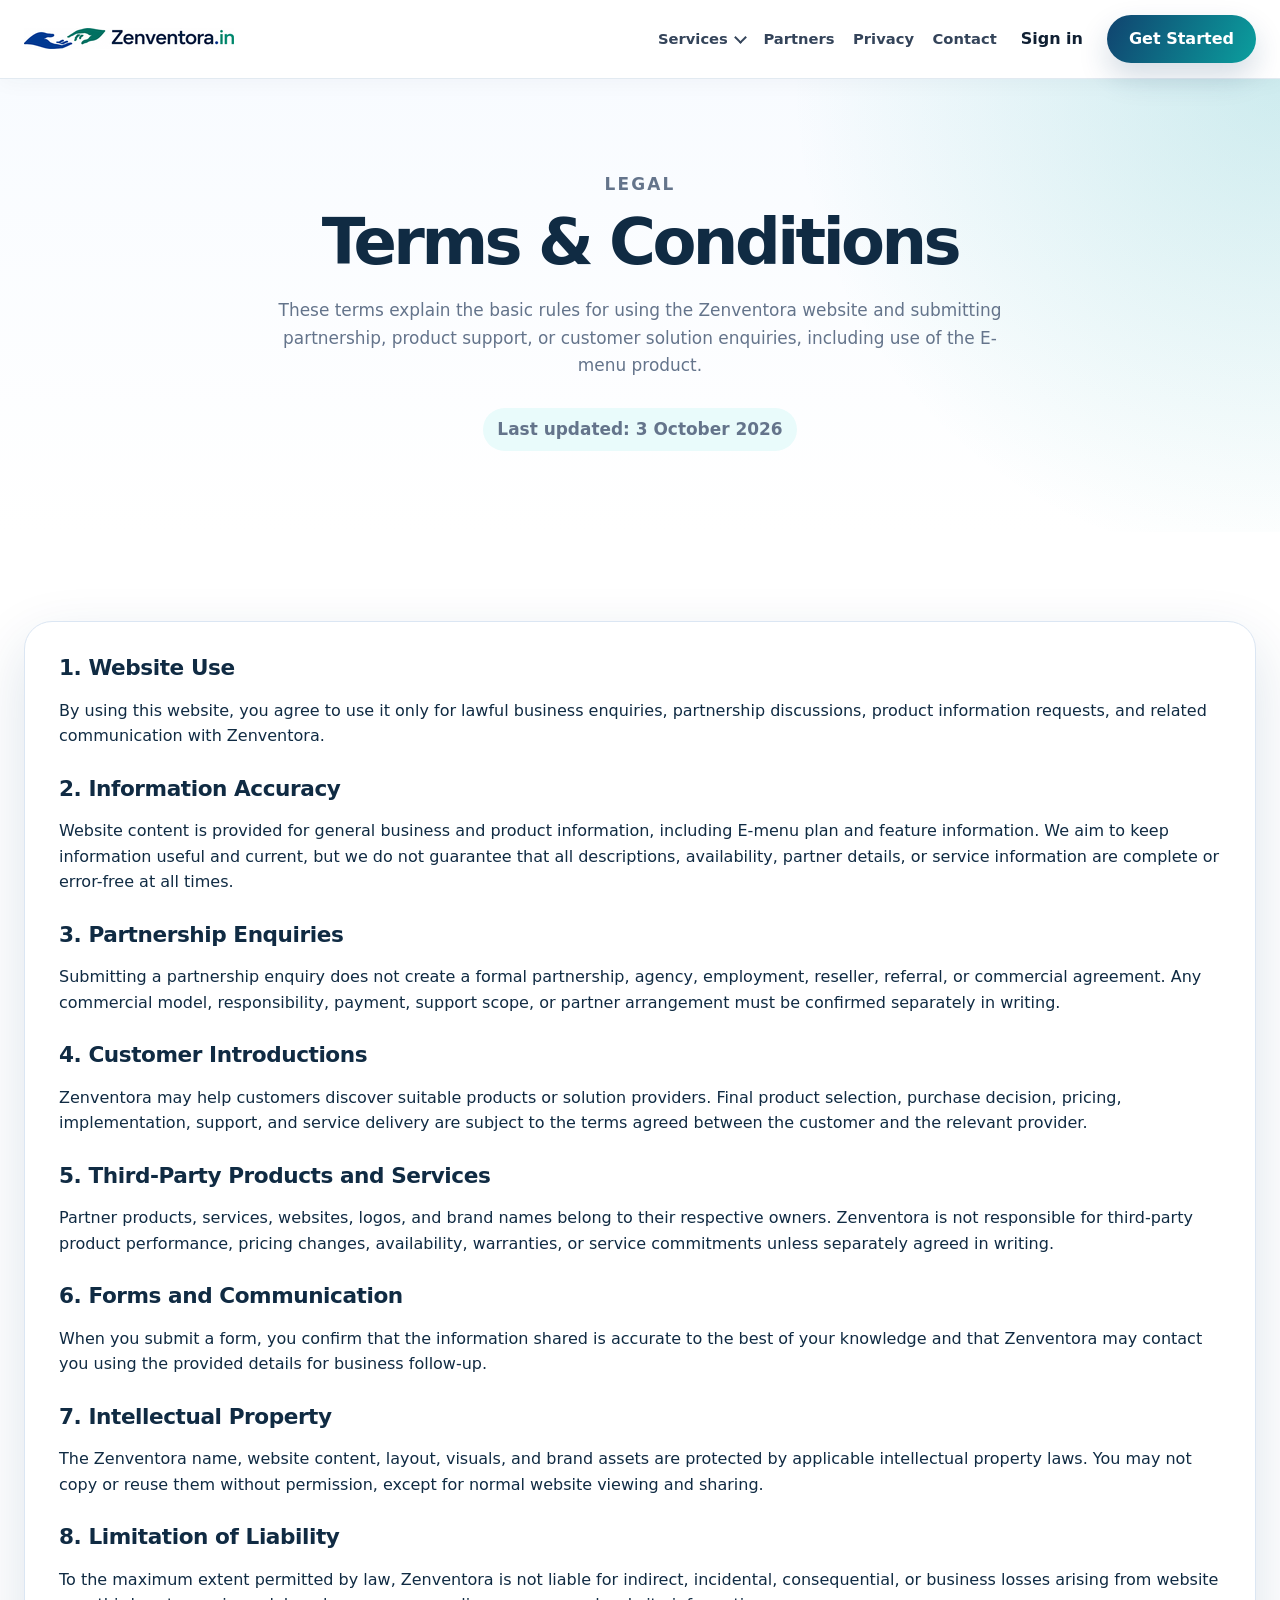
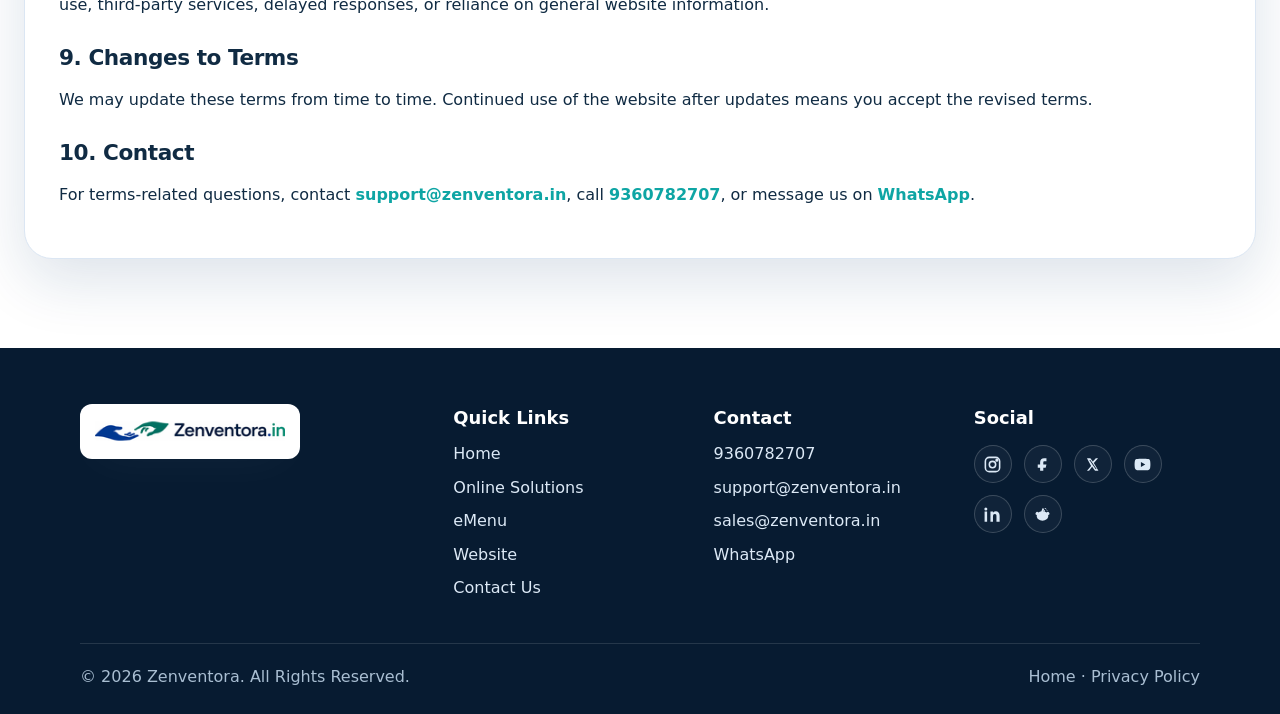
<file: terms-and-conditions.html>
<!doctype html>
<html lang="en-IN">
<head>
  <meta charset="utf-8" />
  <meta name="viewport" content="width=device-width, initial-scale=1" />
  <title>Terms & Conditions | Zenventora</title>
  <meta name="description" content="Read Zenventora's Terms & Conditions for website use, partnership enquiries, customer introductions, third-party products, and limitation of liability." />
  <meta name="robots" content="index, follow, max-image-preview:large" />
  <link rel="canonical" href="https://zenventora.in/terms-and-conditions.html" />
  <meta property="og:type" content="website" />
  <meta property="og:title" content="Terms & Conditions | Zenventora" />
  <meta property="og:description" content="Terms for using the Zenventora website and submitting product partnership or customer solution enquiries." />
  <meta property="og:url" content="https://zenventora.in/terms-and-conditions.html" />
  <meta property="og:image" content="https://zenventora.in/assets/zenventora.png" />
  <meta property="og:site_name" content="Zenventora" />
  <meta property="og:locale" content="en_IN" />
  <meta name="twitter:card" content="summary_large_image" />
  <meta name="twitter:title" content="Zenventora — Product-Focused Growth Partner" />
  <meta name="twitter:description" content="Product sales, website development, web application development, mobile app development, customer outreach, and partner-led growth for SaaS and software companies." />
  <meta name="twitter:image" content="https://zenventora.in/assets/zenventora.png" />

  <link rel="icon" href="assets/zenventora.png" type="image/png" />
  <link rel="apple-touch-icon" href="assets/zenventora.png" />
  <link rel="manifest" href="site.webmanifest" />
  <meta name="theme-color" content="#0f3b68" /> 
  <link rel="stylesheet" href="styles.css?v=legal-hover-nav-20261123" />
<link rel="stylesheet" href="zenventora.css?v=master-20261111">
</head>
<body>
  <a class="skip-link" href="#main">Skip to content</a>
  <header class="site-header">
    <nav class="nav container" aria-label="Primary navigation">
      <a class="brand" href="index.html#home" aria-label="Zenventora home"><img class="brand-logo" src="assets/zenventora-logo.svg" alt="Official Zenventora logo" /></a>
      <div class="nav-menu legal-nav"><details class="nav-dropdown"><summary>Services</summary><div class="nav-dropdown-menu"><a href="online-solution/index.html">Online Solutions</a><a href="emenu/index.html">eMenu</a><a href="website/index.html">Website</a></div></details><a href="index.html#partners">Partners</a><a href="privacy-policy.html">Privacy</a><a href="index.html#contact">Contact</a></div><div class="account-nav-actions" data-account-actions><a class="account-nav-link account-signin-link" data-account-action="signin" href="https://accounts.zenventora.in/login?view=signin">Sign in</a><a class="btn btn-primary btn-small account-get-started account-cta" data-account-cta="signup" data-account-action="signup" href="https://accounts.zenventora.in/signup?view=signup">Get Started</a></div>
    </nav>
  </header>
  <main id="main" class="legal-page">
    <section class="section hero legal-hero"><div class="container narrow"><p class="eyebrow">Legal</p><h1>Terms & Conditions</h1><p class="hero-text">These terms explain the basic rules for using the Zenventora website and submitting partnership, product support, or customer solution enquiries, including use of the E-menu product.</p><p class="updated">Last updated: 3 October 2026</p></div></section>
    <section class="section"><div class="container legal-content">
      <h2>1. Website Use</h2><p>By using this website, you agree to use it only for lawful business enquiries, partnership discussions, product information requests, and related communication with Zenventora.</p>
      <h2>2. Information Accuracy</h2><p>Website content is provided for general business and product information, including E-menu plan and feature information. We aim to keep information useful and current, but we do not guarantee that all descriptions, availability, partner details, or service information are complete or error-free at all times.</p>
      <h2>3. Partnership Enquiries</h2><p>Submitting a partnership enquiry does not create a formal partnership, agency, employment, reseller, referral, or commercial agreement. Any commercial model, responsibility, payment, support scope, or partner arrangement must be confirmed separately in writing.</p>
      <h2>4. Customer Introductions</h2><p>Zenventora may help customers discover suitable products or solution providers. Final product selection, purchase decision, pricing, implementation, support, and service delivery are subject to the terms agreed between the customer and the relevant provider.</p>
      <h2>5. Third-Party Products and Services</h2><p>Partner products, services, websites, logos, and brand names belong to their respective owners. Zenventora is not responsible for third-party product performance, pricing changes, availability, warranties, or service commitments unless separately agreed in writing.</p>
      <h2>6. Forms and Communication</h2><p>When you submit a form, you confirm that the information shared is accurate to the best of your knowledge and that Zenventora may contact you using the provided details for business follow-up.</p>
      <h2>7. Intellectual Property</h2><p>The Zenventora name, website content, layout, visuals, and brand assets are protected by applicable intellectual property laws. You may not copy or reuse them without permission, except for normal website viewing and sharing.</p>
      <h2>8. Limitation of Liability</h2><p>To the maximum extent permitted by law, Zenventora is not liable for indirect, incidental, consequential, or business losses arising from website use, third-party services, delayed responses, or reliance on general website information.</p>
      <h2>9. Changes to Terms</h2><p>We may update these terms from time to time. Continued use of the website after updates means you accept the revised terms.</p>
      <h2>10. Contact</h2><p>For terms-related questions, contact <a href="mailto:support@zenventora.in">support@zenventora.in</a>, call <a href="tel:+919360782707">9360782707</a>, or message us on <a href="https://wa.me/919360782707" target="_blank" rel="noopener">WhatsApp</a>.</p>
    </div></section>
  </main>
  <footer class="site-footer"><div class="container footer-grid"><div><a class="brand footer-brand" href="index.html"><img class="brand-logo" src="assets/zenventora-logo.svg" alt="Official Zenventora logo"></a></div><div><h3>Quick Links</h3><a href="index.html">Home</a><a href="online-solution/index.html">Online Solutions</a><a href="emenu/index.html">eMenu</a><a href="website/index.html">Website</a><a href="contact.html">Contact Us</a></div><div><h3>Contact</h3><a href="tel:+919360782707">9360782707</a><a href="mailto:support@zenventora.in">support@zenventora.in</a><a href="mailto:sales@zenventora.in">sales@zenventora.in</a><a href="https://wa.me/919360782707" target="_blank" rel="noopener">WhatsApp</a></div><div class="footer-social-section"><h3>Social</h3><div class="footer-social" aria-label="ZenVentora social media">
<a class="footer-social-link" href="https://www.instagram.com/zenventora/" target="_blank" rel="noopener" aria-label="Instagram" title="Instagram"><svg viewBox="0 0 24 24"><rect x="3" y="3" width="18" height="18" rx="5"></rect><circle cx="12" cy="12" r="4"></circle><circle cx="17.5" cy="6.5" r="1"></circle></svg></a>
<a class="footer-social-link" href="https://www.facebook.com/profile.php?id=61591519560721" target="_blank" rel="noopener" aria-label="Facebook" title="Facebook"><svg viewBox="0 0 24 24"><path d="M14 8h3V4h-3c-3 0-5 2-5 5v3H6v4h3v4h4v-4h3l1-4h-4V9c0-.7.3-1 1-1Z"></path></svg></a>
<a class="footer-social-link" href="https://x.com/zenventora" target="_blank" rel="noopener" aria-label="X" title="X"><svg viewBox="0 0 24 24"><path d="M5 4h4.3l3.1 4.3L16.2 4H19l-5.3 6.1L19.5 20h-4.3l-3.7-5.1L7.7 20H5l5.2-6L5 4Zm3 2.2 7.9 11.6h1.3L9.3 6.2H8Z"></path></svg></a>
<a class="footer-social-link" href="https://www.youtube.com/@zenventora" target="_blank" rel="noopener" aria-label="YouTube" title="YouTube"><svg viewBox="0 0 24 24"><path d="M21.6 7.2a2.9 2.9 0 0 0-2-2C17.8 4.7 12 4.7 12 4.7s-5.8 0-7.6.5a2.9 2.9 0 0 0-2 2C2 9 2 12 2 12s0 3 .4 4.8a2.9 2.9 0 0 0 2 2c1.8.5 7.6.5 7.6.5s5.8 0 7.6-.5a2.9 2.9 0 0 0 2-2c.4-1.8.4-4.8.4-4.8s0-3-.4-4.8ZM10 15.2V8.8l5.5 3.2-5.5 3.2Z"></path></svg></a>
<a class="footer-social-link" href="https://www.linkedin.com/company/zenventora/" target="_blank" rel="noopener" aria-label="LinkedIn" title="LinkedIn"><svg viewBox="0 0 24 24"><path d="M5.2 8.3H2V21h3.2V8.3ZM3.6 3A1.9 1.9 0 1 0 3.6 6.8 1.9 1.9 0 0 0 3.6 3ZM21 13.7c0-3.8-2-5.7-4.8-5.7-2.2 0-3.1 1.2-3.6 2v-1.7H9.4V21h3.2v-6.3c0-1.7.3-3.3 2.4-3.3 2 0 2 1.8 2 3.4V21H21v-7.3Z"></path></svg></a>
<a class="footer-social-link" href="https://www.reddit.com/user/Zenventora/" target="_blank" rel="noopener" aria-label="Reddit" title="Reddit"><svg viewBox="0 0 24 24"><path d="M14.7 4.2 13.4 8c1.4.2 2.7.7 3.8 1.4a2 2 0 1 1 1.9 3.3c.1.4.2.9.2 1.3 0 3.4-3.3 5.8-7.3 5.8s-7.3-2.4-7.3-5.8c0-.5.1-.9.2-1.3a2 2 0 1 1 1.9-3.3c1.1-.7 2.4-1.2 3.8-1.4l1.3-3.8 2.1.5-.9 3.5c.1 0 .2 0 .3.1.5-.2.9-.3 1.4-.4.1 0 .2 0 .3-.1l-.9-3.5 2.1-.5 1.3 3.8c.4 0 .8 0 1.2 0Zm-4.4 9.3c.6.5 1.4.7 2.2.7s1.6-.2 2.2-.7l.7 1c-.8.7-1.8 1-2.9 1s-2.1-.3-2.9-1l.7-1Z"></path></svg></a>
</div></div></div><div class="container footer-bottom"><span>© 2026 Zenventora. All Rights Reserved.</span><span><a href="index.html">Home</a> · <a href="privacy-policy.html">Privacy Policy</a></span></div></footer>
<script src="script.js?v=legal-hover-nav-20261123" defer></script>
<script type="module" src="zenventora.js?v=master-20261111"></script>
</body>
</html>
</file>
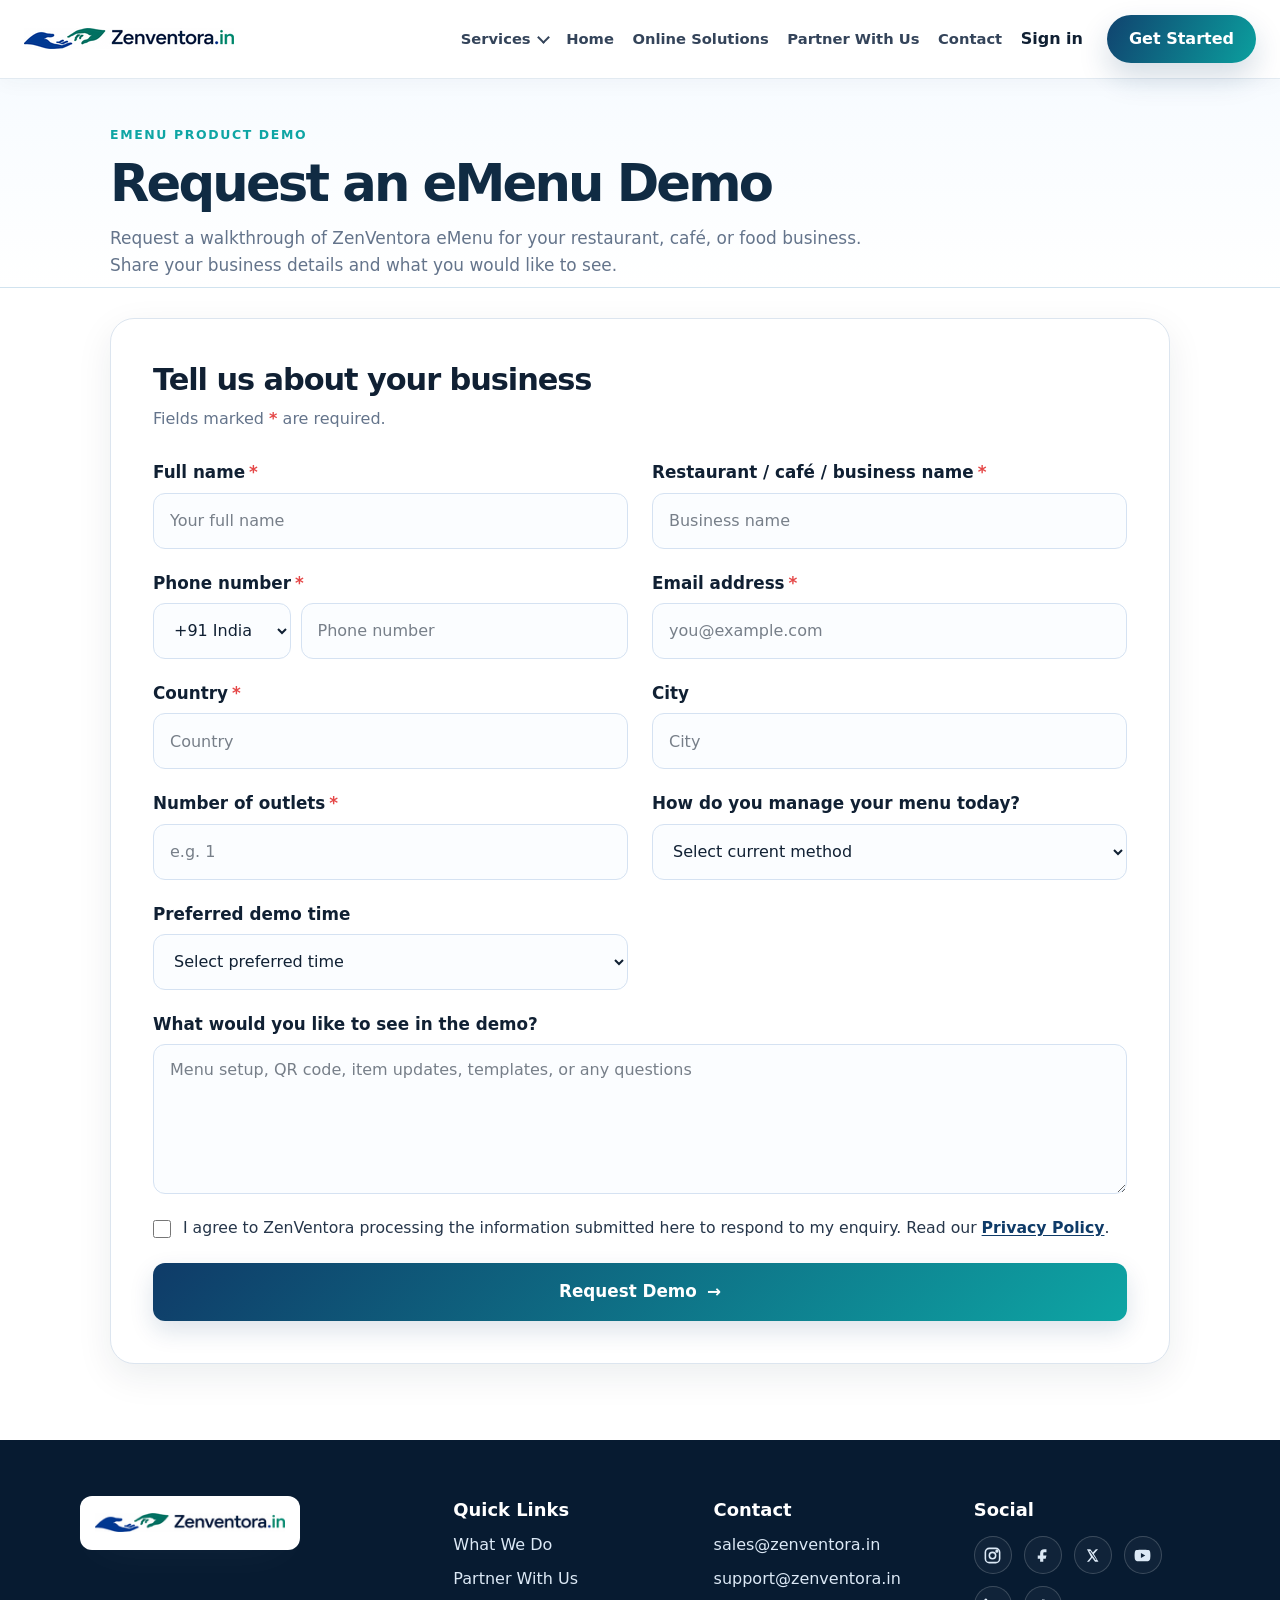
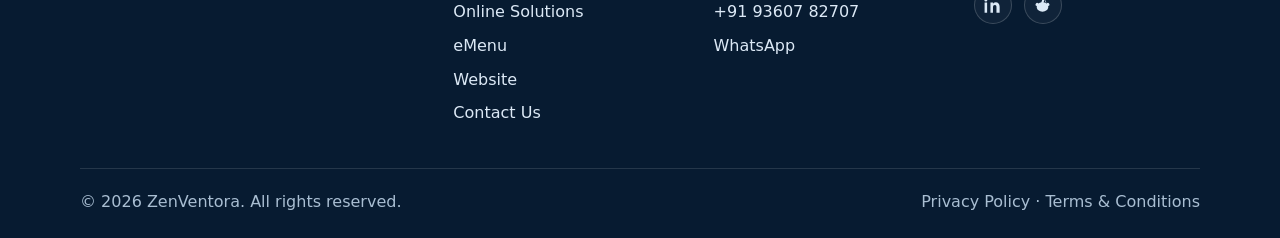
<file: emenu/request-demo.html>
<!doctype html><html lang="en-IN"><head><meta charset="utf-8"/><meta name="viewport" content="width=device-width,initial-scale=1"/><title>Request an eMenu Demo | ZenVentora</title><meta name="description" content="Request a ZenVentora eMenu demo for your restaurant or café. Tell us about your outlets, current menu process, and preferred demo time."/><meta name="robots" content="index, follow, max-image-preview:large"/><meta property="og:type" content="website"/><meta property="og:site_name" content="ZenVentora"/><meta property="og:title" content="Request an eMenu Demo | ZenVentora"/><meta property="og:description" content="Request a ZenVentora eMenu demo for your restaurant or café. Tell us about your outlets, current menu process, and preferred demo time."/><meta property="og:url" content="https://zenventora.in/emenu/request-demo.html"/><meta property="og:image" content="https://zenventora.in/assets/zenventora.png"/><meta name="twitter:card" content="summary_large_image"/><meta name="twitter:title" content="Request an eMenu Demo | ZenVentora"/><meta name="twitter:description" content="Request a ZenVentora eMenu demo for your restaurant or café. Tell us about your outlets, current menu process, and preferred demo time."/><meta name="twitter:image" content="https://zenventora.in/assets/zenventora.png"/><link rel="canonical" href="https://zenventora.in/emenu/request-demo.html"/><link rel="icon" href="../assets/zenventora.png" type="image/png" /><link rel="stylesheet" href="../styles.css"/><link rel="stylesheet" href="../webform.css"/><meta name="theme-color" content="#0f3b68"/><script type="application/ld+json">{"@context":"https://schema.org","@graph":[{"@type":"WebPage","@id":"https://zenventora.in/emenu/request-demo.html#webpage","url":"https://zenventora.in/emenu/request-demo.html","name":"Request a ZenVentora eMenu Demo","description":"Request a ZenVentora eMenu demo for your restaurant or café. Tell us about your outlets, current menu process, and preferred demo time.","inLanguage":"en-IN","isPartOf":{"@type":"WebSite","@id":"https://zenventora.in/#website","url":"https://zenventora.in/","name":"ZenVentora"},"about":{"@type":"Organization","@id":"https://zenventora.in/#organization","name":"ZenVentora","url":"https://zenventora.in/"}},{"@type":"BreadcrumbList","itemListElement":[{"@type":"ListItem","position":1,"name":"Home","item":"https://zenventora.in/"},{"@type":"ListItem","position":2,"name":"eMenu Demo Request","item":"https://zenventora.in/emenu/request-demo.html"}]}]}</script><link rel="stylesheet" href="../zenventora.css?v=master-20261111">
</head><body class="webform-page emenu-demo-page"><a class="skip-link" href="#main">Skip to content</a><header class="site-header"><nav class="nav container" aria-label="Primary navigation"><a class="brand" href="../" aria-label="ZenVentora home"><img class="brand-logo" src="../assets/zenventora-logo.svg" alt="ZenVentora logo"/></a><button class="nav-toggle" type="button" aria-controls="nav-menu" aria-expanded="false" data-nav-toggle>Menu</button><div id="nav-menu" class="nav-menu" data-nav-menu><details class="nav-dropdown"><summary>Services</summary><div class="nav-dropdown-menu"><a href="../online-solution/index.html">Online Solutions</a><a href="../emenu/index.html">eMenu</a><a href="../website/index.html">Website</a></div></details><a href="../">Home</a><a href="../online-solution/index.html">Online Solutions</a><a href="../partner-with-us.html">Partner With Us</a><a href="../contact.html">Contact</a><div class="account-nav-actions" data-account-actions data-account-product="emenu"><a class="account-nav-link" href="https://accounts.zenventora.in/?view=signin&amp;returnTo=https%3A%2F%2Fzenventora.in%2Femenu%2Frequest-demo.html">Sign in</a><a class="btn btn-primary btn-small account-get-started account-cta" href="https://accounts.zenventora.in/?view=signup&amp;returnTo=https%3A%2F%2Fzenventora.in%2Femenu%2Frequest-demo.html">Get Started</a></div></div></nav></header><main id="main"><section class="section webform-hero"><div class="container"><p class="eyebrow">eMenu product demo</p><h1>Request an eMenu Demo</h1><p class="hero-text">Request a walkthrough of ZenVentora eMenu for your restaurant, café, or food business. Share your business details and what you would like to see.</p></div></section><section class="section"><div class="container webform-layout"><div class="webform-card"><div class="webform-card-head"><h2>Tell us about your business</h2><p>Fields marked <span class="webform-required">*</span> are required.</p></div><form class="webform-grid" data-webform data-form-type="emenu_demo" novalidate><input type="hidden" name="form_type" value="emenu_demo"/><div class="webform-honeypot" aria-hidden="true"><label for="website_company">Leave this field empty</label><input id="website_company" name="website_company" tabindex="-1" autocomplete="off"/></div>
<div class="webform-field"><label for="full_name">Full name<span class="webform-required">*</span></label><input id="full_name" name="full_name" required autocomplete="name" placeholder="Your full name"/><span class="webform-error">Please enter your name.</span></div>
<div class="webform-field"><label for="company_name">Restaurant / café / business name<span class="webform-required">*</span></label><input id="company_name" name="company_name" required autocomplete="organization" placeholder="Business name"/><span class="webform-error">Please enter your business name.</span></div>
<div class="webform-field"><label for="phone">Phone number<span class="webform-required">*</span></label><div class="webform-phone"><select id="country_code" name="country_code" required aria-label="Phone country code"><option value="+91" selected>+91 India</option><option value="+1">+1 US/Canada</option><option value="+44">+44 UK</option><option value="+971">+971 UAE</option><option value="+65">+65 Singapore</option><option value="+61">+61 Australia</option><option value="+94">+94 Sri Lanka</option><option value="+60">+60 Malaysia</option><option value="+966">+966 Saudi Arabia</option><option value="+974">+974 Qatar</option><option value="+49">+49 Germany</option></select><input id="phone" name="phone" type="tel" required inputmode="tel" autocomplete="tel-national" placeholder="Phone number"/></div><span class="webform-error">Please enter a valid phone number.</span></div>
<div class="webform-field"><label for="email">Email address<span class="webform-required">*</span></label><input id="email" name="email" type="email" required autocomplete="email" placeholder="you@example.com"/><span class="webform-error">Please enter a valid email address.</span></div>
<div class="webform-field"><label for="country">Country<span class="webform-required">*</span></label><input id="country" name="country" required placeholder="Country"/><span class="webform-error">Please enter your country.</span></div>
<div class="webform-field"><label for="city">City</label><input id="city" name="city" placeholder="City"/><span class="webform-error"></span></div>
<div class="webform-field"><label for="outlet_count">Number of outlets<span class="webform-required">*</span></label><input id="outlet_count" name="outlet_count" type="number" min="1" step="1" required placeholder="e.g. 1"/><span class="webform-error">Please enter a valid outlet count.</span></div>
<div class="webform-field"><label for="current_menu_method">How do you manage your menu today?</label><select id="current_menu_method" name="current_menu_method"><option value="">Select current method</option><option>Printed menu</option><option>PDF / image menu</option><option>WhatsApp or social media</option><option>Existing digital menu</option><option>No menu system yet</option><option>Other</option></select><span class="webform-error"></span></div>
<div class="webform-field"><label for="preferred_demo_time">Preferred demo time</label><select id="preferred_demo_time" name="preferred_demo_time"><option value="">Select preferred time</option><option>Morning</option><option>Afternoon</option><option>Evening</option><option>Any time</option></select><span class="webform-error"></span></div>
<div class="webform-field webform-field--full"><label for="message">What would you like to see in the demo?</label><textarea id="message" name="message" maxlength="4000" placeholder="Menu setup, QR code, item updates, templates, or any questions"></textarea><span class="webform-error"></span></div>
<div class="webform-field webform-field--full"><label class="webform-consent"><input type="checkbox" name="privacy_consent" required/><span>I agree to ZenVentora processing the information submitted here to respond to my enquiry. Read our <a href="../privacy-policy.html" target="_blank" rel="noopener">Privacy Policy</a>.</span></label><span class="webform-error">Please agree before submitting.</span></div>
<div class="webform-field webform-field--full"><div class="webform-status" data-form-status tabindex="-1" aria-live="polite" role="status"></div><button class="btn btn-primary webform-submit" type="submit">Request Demo <span aria-hidden="true">→</span></button></div></form></div><aside class="webform-aside"><p class="eyebrow">ZenVentora eMenu</p><h2>See how a live QR menu can work for your business.</h2><p>Tell us about your outlet and current menu process. We’ll follow up to arrange a suitable product walkthrough.</p><div class="webform-aside-list"><span>Live QR menu workflow</span><span>Menu updates and availability</span><span>Templates and customer experience</span><span>Designed for cafés and restaurants</span></div><div class="webform-contact-links"><a href="mailto:sales@zenventora.in">sales@zenventora.in</a><a href="tel:+919360782707">+91 93607 82707</a><a href="https://wa.me/919360782707" target="_blank" rel="noopener">WhatsApp us</a></div></aside></div></section></main><footer class="site-footer">
<div class="container footer-grid">
<div><a class="brand footer-brand" href="../" aria-label="ZenVentora home"><img class="brand-logo" src="../assets/zenventora-logo.svg" alt="ZenVentora logo"/></a></div>
<div><h3>Quick Links</h3><a href="../index.html#what-we-do">What We Do</a><a href="../partner-with-us.html">Partner With Us</a><a href="../online-solution/index.html">Online Solutions</a><a href="../emenu/index.html">eMenu</a><a href="../website/index.html">Website</a><a href="../contact.html">Contact Us</a></div>
<div><h3>Contact</h3><a href="mailto:sales@zenventora.in">sales@zenventora.in</a><a href="mailto:support@zenventora.in">support@zenventora.in</a><a href="tel:+919360782707">+91 93607 82707</a><a href="https://wa.me/919360782707" target="_blank" rel="noopener">WhatsApp</a></div>
<div class="footer-social-section"><h3>Social</h3><div class="footer-social" aria-label="ZenVentora social media">
<a class="footer-social-link" href="https://www.instagram.com/zenventora/" target="_blank" rel="noopener" aria-label="Instagram" title="Instagram"><svg viewBox="0 0 24 24"><rect x="3" y="3" width="18" height="18" rx="5"></rect><circle cx="12" cy="12" r="4"></circle><circle cx="17.5" cy="6.5" r="1"></circle></svg></a>
<a class="footer-social-link" href="https://www.facebook.com/profile.php?id=61591519560721" target="_blank" rel="noopener" aria-label="Facebook" title="Facebook"><svg viewBox="0 0 24 24"><path d="M14 8h3V4h-3c-3 0-5 2-5 5v3H6v4h3v4h4v-4h3l1-4h-4V9c0-.7.3-1 1-1Z"></path></svg></a>
<a class="footer-social-link" href="https://x.com/zenventora" target="_blank" rel="noopener" aria-label="X" title="X"><svg viewBox="0 0 24 24"><path d="M5 4h4.3l3.1 4.3L16.2 4H19l-5.3 6.1L19.5 20h-4.3l-3.7-5.1L7.7 20H5l5.2-6L5 4Zm3 2.2 7.9 11.6h1.3L9.3 6.2H8Z"></path></svg></a>
<a class="footer-social-link" href="https://www.youtube.com/@zenventora" target="_blank" rel="noopener" aria-label="YouTube" title="YouTube"><svg viewBox="0 0 24 24"><path d="M21.6 7.2a2.9 2.9 0 0 0-2-2C17.8 4.7 12 4.7 12 4.7s-5.8 0-7.6.5a2.9 2.9 0 0 0-2 2C2 9 2 12 2 12s0 3 .4 4.8a2.9 2.9 0 0 0 2 2c1.8.5 7.6.5 7.6.5s5.8 0 7.6-.5a2.9 2.9 0 0 0 2-2c.4-1.8.4-4.8.4-4.8s0-3-.4-4.8ZM10 15.2V8.8l5.5 3.2-5.5 3.2Z"></path></svg></a>
<a class="footer-social-link" href="https://www.linkedin.com/company/zenventora/" target="_blank" rel="noopener" aria-label="LinkedIn" title="LinkedIn"><svg viewBox="0 0 24 24"><path d="M5.2 8.3H2V21h3.2V8.3ZM3.6 3A1.9 1.9 0 1 0 3.6 6.8 1.9 1.9 0 0 0 3.6 3ZM21 13.7c0-3.8-2-5.7-4.8-5.7-2.2 0-3.1 1.2-3.6 2v-1.7H9.4V21h3.2v-6.3c0-1.7.3-3.3 2.4-3.3 2 0 2 1.8 2 3.4V21H21v-7.3Z"></path></svg></a>
<a class="footer-social-link" href="https://www.reddit.com/user/Zenventora/" target="_blank" rel="noopener" aria-label="Reddit" title="Reddit"><svg viewBox="0 0 24 24"><path d="M14.7 4.2 13.4 8c1.4.2 2.7.7 3.8 1.4a2 2 0 1 1 1.9 3.3c.1.4.2.9.2 1.3 0 3.4-3.3 5.8-7.3 5.8s-7.3-2.4-7.3-5.8c0-.5.1-.9.2-1.3a2 2 0 1 1 1.9-3.3c1.1-.7 2.4-1.2 3.8-1.4l1.3-3.8 2.1.5-.9 3.5c.1 0 .2 0 .3.1l-.9-3.5 2.1-.5 1.3 3.8c.4 0 .8 0 1.2 0Zm-4.4 9.3c.6.5 1.4.7 2.2.7s1.6-.2 2.2-.7l.7 1c-.8.7-1.8 1-2.9 1s-2.1-.3-2.9-1l.7-1Z"></path></svg></a>
</div></div>
</div><div class="container footer-bottom"><span>© 2026 ZenVentora. All rights reserved.</span><span><a href="../privacy-policy.html">Privacy Policy</a> · <a href="../terms-and-conditions.html">Terms &amp; Conditions</a></span></div></footer><script src="../script.js" defer></script><script src="../webform.js" defer></script><script type="module" src="../zenventora.js?v=master-20261111"></script>
</body></html>
</file>
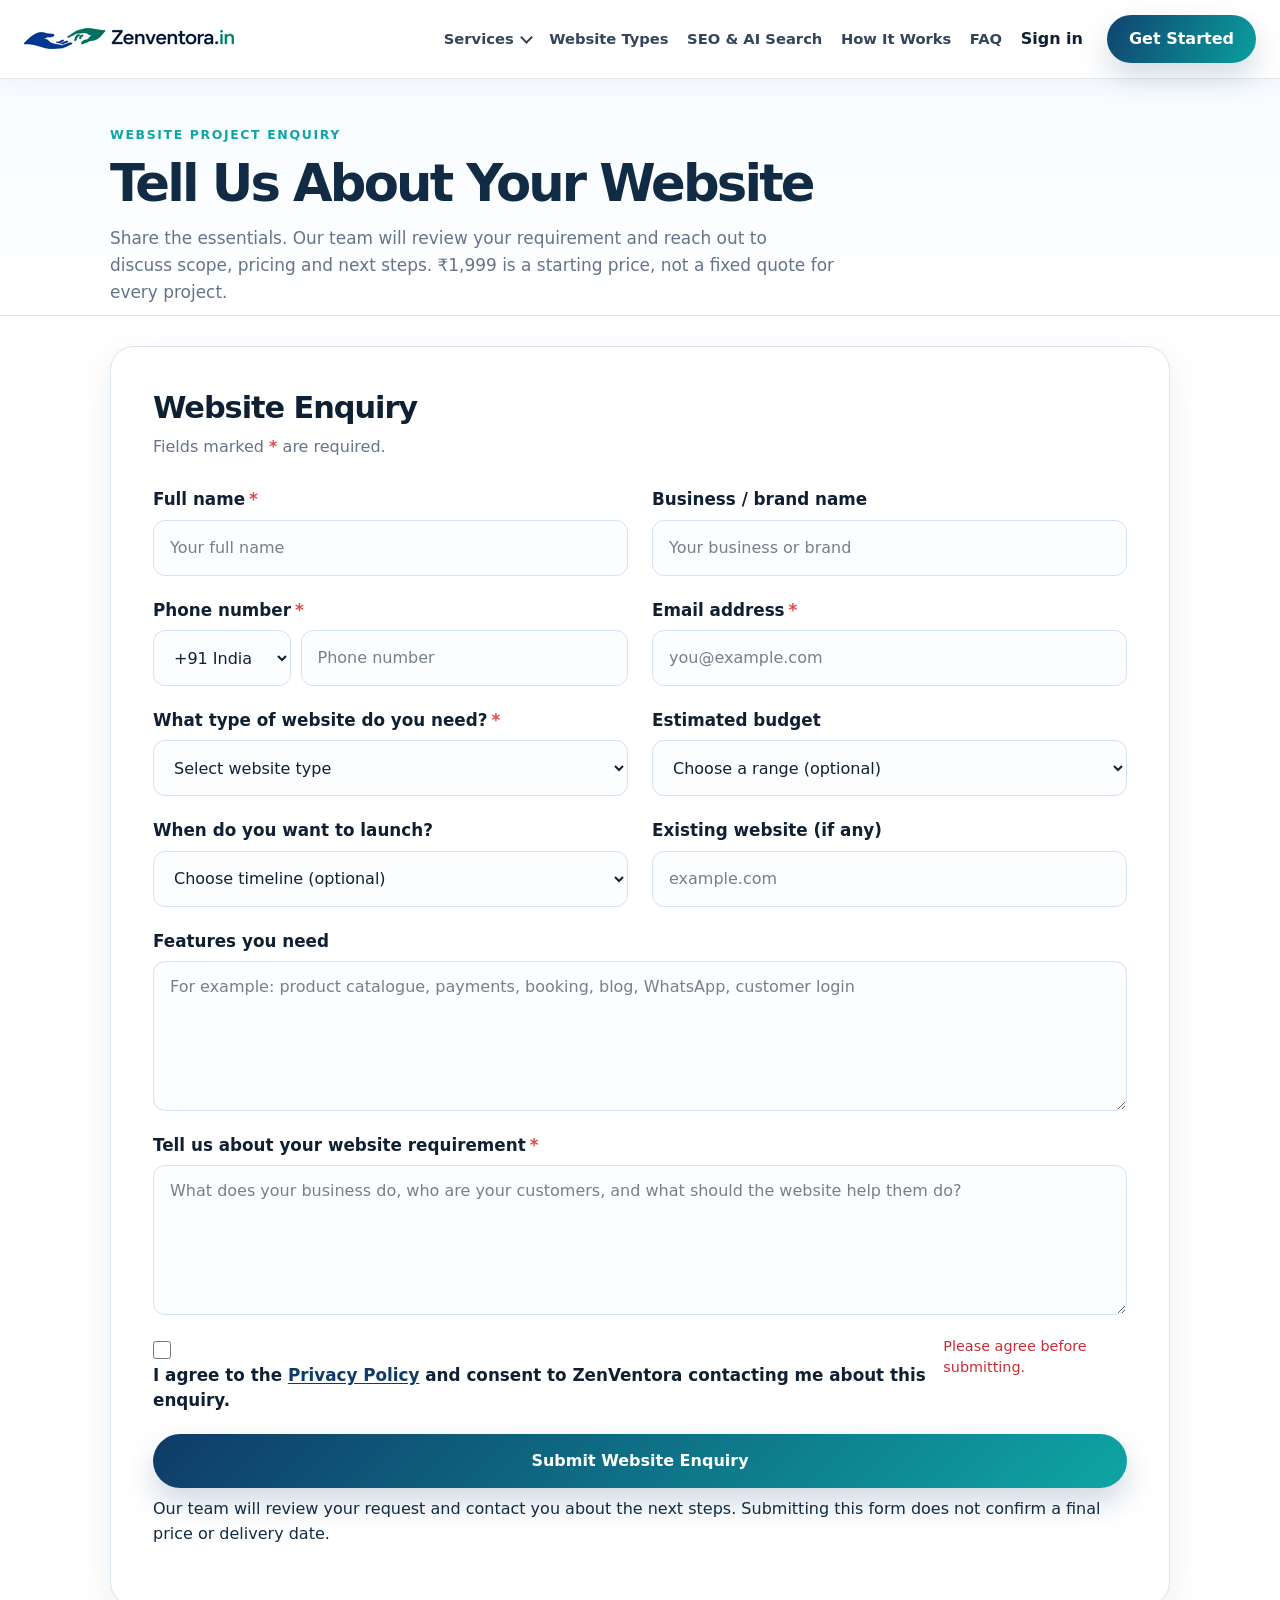
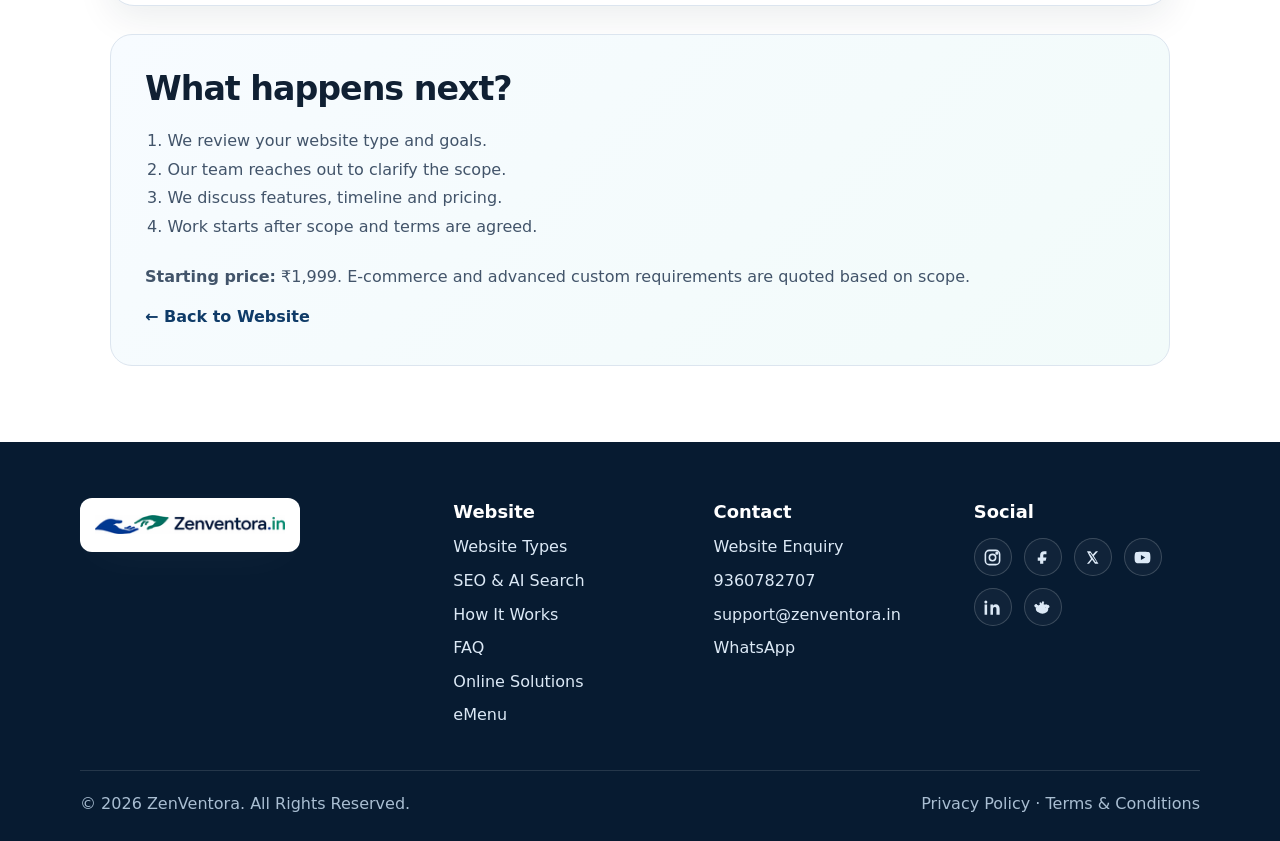
<file: website/enquiry.html>
<!doctype html>
<html lang="en-IN"><head><meta charset="utf-8"><meta name="viewport" content="width=device-width,initial-scale=1"><title>Website Development Enquiry | ZenVentora</title><meta name="description" content="Tell ZenVentora about your website type, budget, timeline and required features. Our team will review your enquiry and reach out."><meta name="robots" content="index,follow"><link rel="canonical" href="https://zenventora.in/website/enquiry.html"><meta property="og:type" content="website"><meta property="og:site_name" content="ZenVentora"><meta property="og:title" content="Website Development Enquiry | ZenVentora"><meta property="og:description" content="Share your website requirements and get a scope-based quote."><meta property="og:url" content="https://zenventora.in/website/enquiry.html"><meta property="og:image" content="https://zenventora.in/assets/zenventora.png"><meta name="twitter:card" content="summary_large_image"><link rel="icon" href="../assets/zenventora.png" type="image/png" /><link rel="stylesheet" href="../styles.css"><link rel="stylesheet" href="../webform.css"><meta name="theme-color" content="#0f3b68"><script type="application/ld+json">{"@context":"https://schema.org","@type":"WebPage","url":"https://zenventora.in/website/enquiry.html","name":"Website Development Enquiry | ZenVentora","isPartOf":{"@type":"WebSite","name":"ZenVentora","url":"https://zenventora.in/"}}</script><link rel="stylesheet" href="../zenventora.css?v=master-20261111">
</head>
<body class="webform-page website-enquiry-page"><a class="skip-link" href="#main">Skip to content</a><header class="site-header"><nav class="nav container" aria-label="Primary navigation"><a class="brand website-brand" href="../" aria-label="ZenVentora home"><img class="brand-logo" src="../assets/zenventora-logo.svg" alt="Official ZenVentora logo"></a><button class="nav-toggle" type="button" aria-controls="nav-menu" aria-expanded="false" data-nav-toggle>Menu</button><div id="nav-menu" class="nav-menu" data-nav-menu><details class="nav-dropdown"><summary>Services</summary><div class="nav-dropdown-menu"><a href="../online-solution/index.html">Online Solutions</a><a href="../emenu/index.html">eMenu</a><a href="../website/index.html">Website</a></div></details><a href="../website/#website-types">Website Types</a><a href="../website/#search-ready">SEO &amp; AI Search</a><a href="../website/#process">How It Works</a><a href="../website/#faq">FAQ</a><div class="account-nav-actions" data-account-actions><a class="account-nav-link" href="https://accounts.zenventora.in/?view=signin&amp;returnTo=https%3A%2F%2Fzenventora.in%2Fwebsite%2Fenquiry.html">Sign in</a><a class="btn btn-primary btn-small account-get-started account-cta" href="https://accounts.zenventora.in/?view=signup&amp;returnTo=https%3A%2F%2Fzenventora.in%2Fwebsite%2Fenquiry.html">Get Started</a></div></div></nav></header>
<main id="main"><section class="section webform-hero"><div class="container"><p class="eyebrow">Website project enquiry</p><h1>Tell Us About Your Website</h1><p class="hero-text">Share the essentials. Our team will review your requirement and reach out to discuss scope, pricing and next steps. ₹1,999 is a starting price, not a fixed quote for every project.</p></div></section><section class="section"><div class="container webform-layout"><div class="webform-card"><div class="webform-card-head"><h2>Website Enquiry</h2><p>Fields marked <span class="webform-required">*</span> are required.</p></div>
<form class="webform-grid" data-webform data-form-type="website" novalidate><input type="hidden" name="form_type" value="website"><div class="webform-honeypot" aria-hidden="true"><label for="website_company">Leave this field empty</label><input id="website_company" name="website_company" tabindex="-1" autocomplete="off"></div>
<div class="webform-field"><label for="full_name">Full name<span class="webform-required">*</span></label><input id="full_name" name="full_name" required autocomplete="name" placeholder="Your full name"><span class="webform-error">Please enter your name.</span></div><div class="webform-field"><label for="company_name">Business / brand name</label><input id="company_name" name="company_name" autocomplete="organization" placeholder="Your business or brand"></div>
<div class="webform-field"><label for="phone">Phone number<span class="webform-required">*</span></label><div class="webform-phone"><select id="country_code" name="country_code" required aria-label="Phone country code"><option value="+91" selected>+91 India</option><option value="+1">+1 US/Canada</option><option value="+44">+44 UK</option><option value="+971">+971 UAE</option><option value="+65">+65 Singapore</option><option value="+61">+61 Australia</option><option value="+94">+94 Sri Lanka</option><option value="+60">+60 Malaysia</option><option value="+966">+966 Saudi Arabia</option><option value="+974">+974 Qatar</option><option value="+49">+49 Germany</option></select><input id="phone" name="phone" type="tel" required inputmode="tel" autocomplete="tel-national" placeholder="Phone number"></div><span class="webform-error">Please enter a valid phone number.</span></div><div class="webform-field"><label for="email">Email address<span class="webform-required">*</span></label><input id="email" name="email" type="email" required autocomplete="email" placeholder="you@example.com"><span class="webform-error">Please enter a valid email address.</span></div>
<div class="webform-field"><label for="website_type">What type of website do you need?<span class="webform-required">*</span></label><select id="website_type" name="website_type" required><option value="">Select website type</option><option>Business website</option><option>Portfolio website</option><option>Landing page</option><option>E-commerce / online store</option><option>Publication / blog / news</option><option>Restaurant / café website</option><option>Retail / product website</option><option>Real estate website</option><option>Custom website / web application</option><option>Not sure yet</option></select><span class="webform-error">Please select a website type.</span></div><div class="webform-field"><label for="budget">Estimated budget</label><select id="budget" name="budget"><option value="">Choose a range (optional)</option><option>₹1,999–₹4,999</option><option>₹5,000–₹9,999</option><option>₹10,000–₹24,999</option><option>₹25,000–₹49,999</option><option>₹50,000+</option><option>Need guidance</option></select></div><div class="webform-field"><label for="timeline">When do you want to launch?</label><select id="timeline" name="timeline"><option value="">Choose timeline (optional)</option><option>As soon as possible</option><option>Within 2–4 weeks</option><option>Within 1–3 months</option><option>Still planning</option></select></div><div class="webform-field"><label for="website_url">Existing website (if any)</label><input id="website_url" name="website_url" type="url" placeholder="example.com"><span class="webform-error">Enter a valid domain or URL.</span></div>
<div class="webform-field webform-field-full"><label for="features">Features you need</label><textarea id="features" name="features" rows="3" placeholder="For example: product catalogue, payments, booking, blog, WhatsApp, customer login"></textarea></div><div class="webform-field webform-field-full"><label for="message">Tell us about your website requirement<span class="webform-required">*</span></label><textarea id="message" name="message" rows="5" required maxlength="5000" placeholder="What does your business do, who are your customers, and what should the website help them do?"></textarea><span class="webform-error">Please describe your requirement.</span></div><div class="webform-field webform-field-full webform-consent"><label><input type="checkbox" name="privacy_consent" required><span>I agree to the <a href="../privacy-policy.html" target="_blank" rel="noopener">Privacy Policy</a> and consent to ZenVentora contacting me about this enquiry.</span></label><span class="webform-error">Please agree before submitting.</span></div><div class="webform-field webform-field-full"><div class="webform-status" data-form-status tabindex="-1" aria-live="polite"></div><button class="btn btn-primary" type="submit">Submit Website Enquiry</button><p class="webform-help">Our team will review your request and contact you about the next steps. Submitting this form does not confirm a final price or delivery date.</p></div></form></div><aside class="webform-side"><h2>What happens next?</h2><ol><li>We review your website type and goals.</li><li>Our team reaches out to clarify the scope.</li><li>We discuss features, timeline and pricing.</li><li>Work starts after scope and terms are agreed.</li></ol><p><strong>Starting price:</strong> ₹1,999. E-commerce and advanced custom requirements are quoted based on scope.</p><p><a href="./">← Back to Website</a></p></aside></div></section></main>
<footer class="site-footer"><div class="container footer-grid"><div><a class="brand footer-brand website-brand" href="../"><img class="brand-logo" src="../assets/zenventora-logo.svg" alt="Official ZenVentora logo"></a></div><div><h3>Website</h3><a href="../website/#website-types">Website Types</a><a href="../website/#search-ready">SEO &amp; AI Search</a><a href="../website/#process">How It Works</a><a href="../website/#faq">FAQ</a><a href="../online-solution/index.html">Online Solutions</a><a href="../emenu/index.html">eMenu</a></div><div><h3>Contact</h3><a href="./enquiry.html">Website Enquiry</a><a href="tel:+919360782707">9360782707</a><a href="mailto:support@zenventora.in">support@zenventora.in</a><a href="https://wa.me/919360782707" target="_blank" rel="noopener">WhatsApp</a></div><div class="footer-social-section"><h3>Social</h3><div class="footer-social" aria-label="ZenVentora social media">
<a class="footer-social-link" href="https://www.instagram.com/zenventora/" target="_blank" rel="noopener" aria-label="Instagram" title="Instagram"><svg viewBox="0 0 24 24"><rect x="3" y="3" width="18" height="18" rx="5"></rect><circle cx="12" cy="12" r="4"></circle><circle cx="17.5" cy="6.5" r="1"></circle></svg></a>
<a class="footer-social-link" href="https://www.facebook.com/profile.php?id=61591519560721" target="_blank" rel="noopener" aria-label="Facebook" title="Facebook"><svg viewBox="0 0 24 24"><path d="M14 8h3V4h-3c-3 0-5 2-5 5v3H6v4h3v4h4v-4h3l1-4h-4V9c0-.7.3-1 1-1Z"></path></svg></a>
<a class="footer-social-link" href="https://x.com/zenventora" target="_blank" rel="noopener" aria-label="X" title="X"><svg viewBox="0 0 24 24"><path d="M5 4h4.3l3.1 4.3L16.2 4H19l-5.3 6.1L19.5 20h-4.3l-3.7-5.1L7.7 20H5l5.2-6L5 4Zm3 2.2 7.9 11.6h1.3L9.3 6.2H8Z"></path></svg></a>
<a class="footer-social-link" href="https://www.youtube.com/@zenventora" target="_blank" rel="noopener" aria-label="YouTube" title="YouTube"><svg viewBox="0 0 24 24"><path d="M21.6 7.2a2.9 2.9 0 0 0-2-2C17.8 4.7 12 4.7 12 4.7s-5.8 0-7.6.5a2.9 2.9 0 0 0-2 2C2 9 2 12 2 12s0 3 .4 4.8a2.9 2.9 0 0 0 2 2c1.8.5 7.6.5 7.6.5s5.8 0 7.6-.5a2.9 2.9 0 0 0 2-2c.4-1.8.4-4.8.4-4.8s0-3-.4-4.8ZM10 15.2V8.8l5.5 3.2-5.5 3.2Z"></path></svg></a>
<a class="footer-social-link" href="https://www.linkedin.com/company/zenventora/" target="_blank" rel="noopener" aria-label="LinkedIn" title="LinkedIn"><svg viewBox="0 0 24 24"><path d="M5.2 8.3H2V21h3.2V8.3ZM3.6 3A1.9 1.9 0 1 0 3.6 6.8 1.9 1.9 0 0 0 3.6 3ZM21 13.7c0-3.8-2-5.7-4.8-5.7-2.2 0-3.1 1.2-3.6 2v-1.7H9.4V21h3.2v-6.3c0-1.7.3-3.3 2.4-3.3 2 0 2 1.8 2 3.4V21H21v-7.3Z"></path></svg></a>
<a class="footer-social-link" href="https://www.reddit.com/user/Zenventora/" target="_blank" rel="noopener" aria-label="Reddit" title="Reddit"><svg viewBox="0 0 24 24"><path d="M14.7 4.2 13.4 8c1.4.2 2.7.7 3.8 1.4a2 2 0 1 1 1.9 3.3c.1.4.2.9.2 1.3 0 3.4-3.3 5.8-7.3 5.8s-7.3-2.4-7.3-5.8c0-.5.1-.9.2-1.3a2 2 0 1 1 1.9-3.3c1.1-.7 2.4-1.2 3.8-1.4l1.3-3.8 2.1.5-.9 3.5c.1 0 .2 0 .3.1.5.1 1 .2 1.4.4.4-.5 1-.8 1.7-.8a2 2 0 1 1-1.4 3.4c.5.4.9.8 1.2 1.3.1.4.2.8.2 1.2 0 2.7-2.8 4.6-6.5 4.6s-6.5-1.9-6.5-4.6c0-.4.1-.8.2-1.2.3-.5.7-.9 1.2-1.3A2 2 0 1 1 5.6 9.1c.7 0 1.3.3 1.7.8.4-.2.9-.3 1.4-.4.1 0 .2 0 .3-.1l-.9-3.5 2.1-.5 1.3 3.8c.4 0 .8 0 1.2 0Zm-4.4 9.3c.6.5 1.4.7 2.2.7s1.6-.2 2.2-.7l.7 1c-.8.7-1.8 1-2.9 1s-2.1-.3-2.9-1l.7-1Zm-.1-2.8a1.1 1.1 0 1 0 0 2.2 1.1 1.1 0 0 0 0-2.2Zm4.8 0a1.1 1.1 0 1 0 0 2.2 1.1 1.1 0 0 0 0-2.2Z"></path></svg></a>
</div></div></div><div class="container footer-bottom"><span>© 2026 ZenVentora. All Rights Reserved.</span><span><a href="../privacy-policy.html">Privacy Policy</a> · <a href="../terms-and-conditions.html">Terms &amp; Conditions</a></span></div></footer><script src="../script.js" defer></script><script src="../webform.js" defer></script><script type="module" src="../zenventora.js?v=master-20261111"></script>
</body></html>
</file>
<file: styles.css>
:root {
    --navy: #0b2440;
    --blue: #0f3b68;
    --teal: #0ea5a4;
    --orange: #f97316;
    --ink: #102033;
    --muted: #64748b;
    --line: #dbe6f3;
    --soft: #f5f9fc;
    --white: #fff;
    --shadow: 0 22px 60px rgba(15,59,104,.14);
    --radius: 22px
}

* {
    box-sizing: border-box
}

html {
    scroll-behavior: smooth
}

body {
    margin: 0;
    font-family: Inter,system-ui,-apple-system,Segoe UI,sans-serif;
    color: var(--ink);
    background: var(--white);
    line-height: 1.6
}

a {
    color: inherit;
    text-decoration: none
}

button,input,select,textarea {
    font: inherit
}

.container {
    width: min(1120px,calc(100% - 32px));
    margin-inline:auto}

.skip-link {
    position: absolute;
    left: -999px;
    top: 10px;
    background: var(--navy);
    color: #fff;
    padding: 10px 14px;
    z-index: 99
}

.skip-link:focus {
    left: 10px
}

.site-header {
    position: sticky;
    top: 0;
    z-index: 40;
    background: rgba(255,255,255,.92);
    backdrop-filter: blur(18px);
    border-bottom: 1px solid rgba(219,230,243,.8)
}

.nav {
    min-height: 76px;
    display: flex;
    align-items: center;
    justify-content: space-between;
    gap: 22px
}

.brand {
    display: inline-flex;
    align-items: center;
    gap: 10px;
    font-weight: 800;
    font-size: 1.2rem
}

.brand-mark {
    width: 38px;
    height: 38px;
    border-radius: 12px;
    display: grid;
    place-items: center;
    color: #fff;
    background: linear-gradient(135deg,var(--blue),var(--teal));
    box-shadow: 0 12px 30px rgba(14,165,164,.25)
}

.nav-menu {
    display: flex;
    align-items: center;
    gap: 22px;
    font-weight: 600;
    color: #34445a
}

.nav-menu a:hover {
    color: var(--teal);
}

.nav-toggle {
    display: none;
    border: 1px solid var(--line);
    border-radius: 999px;
    background: #fff;
    padding: 9px 14px
}

.btn {
    border: 0;
    border-radius: 999px;
    padding: 14px 22px;
    font-weight: 800;
    cursor: pointer;
    display: inline-flex;
    justify-content: center;
    align-items: center;
    gap: 8px;
    transition: .2s
}

.btn-primary {
    color: #fff;
    background: linear-gradient(135deg,var(--blue),var(--teal));
    box-shadow: 0 14px 30px rgba(15,59,104,.2)
}

.btn-secondary {
    background: #fff;
    color: var(--blue);
    border: 1px solid var(--line)
}

.btn-light {
    background: #fff;
    color: var(--blue)
}

.btn-small {
    padding: 10px 16px
}

.section {
    padding: 92px 0
}

.soft-bg {
    background: var(--soft)
}

.hero {
    padding: 120px 0 86px;
    background: radial-gradient(circle at top right,rgba(14,165,164,.18),transparent 36%),linear-gradient(180deg,#f8fbff,#fff)
}

.hero-grid {
    display: grid;
    grid-template-columns: 1.1fr .9fr;
    gap: 48px;
    align-items: center
}

.eyebrow {
    text-transform: uppercase;
    letter-spacing: .13em;
    color: var(--teal);
    font-weight: 800;
    font-size: .78rem;
    margin: 0 0 12px
}

h1,h2,h3,p {
    margin-top: 0
}

h1 {
    font-size: clamp(2.4rem,5vw,4.6rem);
    line-height: 1.02;
    letter-spacing: -.055em;
    margin-bottom: 22px
}

h2 {
    font-size: clamp(2rem,3.5vw,3.25rem);
    line-height: 1.08;
    letter-spacing: -.04em;
    margin-bottom: 18px
}

h3 {
    font-size: 1.12rem;
    margin-bottom: 8px
}

.hero-text,.section-heading p,.narrow p,.split-grid p,.customer-card p,.contact-grid p {
    color: var(--muted);
    font-size: 1.06rem
}

.hero-actions {
    display: flex;
    gap: 14px;
    flex-wrap: wrap
}

.hero-panel {
    background: #fff;
    border: 1px solid var(--line);
    border-radius: 32px;
    padding: 24px;
    box-shadow: var(--shadow)
}

.metric-card {
    padding: 24px;
    border-radius: 24px;
    background: linear-gradient(135deg,var(--navy),var(--blue));
    color: #fff;
    margin-bottom: 16px
}

.metric-card span {
    display: block;
    color: #bde7ea;
    font-weight: 800;
    margin-bottom: 8px
}

.metric-card strong {
    font-size: 1.35rem;
    line-height: 1.2
}

.metric-grid {
    display: grid;
    grid-template-columns: 1fr 1fr;
    gap: 14px
}

.metric-grid div {
    padding: 18px;
    border: 1px solid var(--line);
    border-radius: 18px;
    background: #f9fcff
}

.metric-grid strong,.metric-grid span {
    display: block
}

.metric-grid span {
    color: var(--muted);
    font-size: .9rem
}

.narrow {
    max-width: 840px;
    text-align: center
}

.web-presence {
    background: linear-gradient(180deg,#fff 0,#f1fbfb 100%)
}

.web-presence-grid {
    display: grid;
    grid-template-columns: .88fr 1.12fr;
    gap: 42px;
    align-items: start
}

.web-presence-copy {
    position: sticky;
    top: 104px
}

.web-presence-copy p {
    color: var(--muted);
    font-size: 1.05rem
}

.web-presence-copy .web-presence-lead {
    color: var(--ink);
    font-size: 1.28rem;
    line-height: 1.55;
    font-weight: 600
}

.web-presence-actions {
    display: flex;
    align-items: center;
    gap: 20px;
    flex-wrap: wrap;
    margin-top: 26px
}

.text-link {
    color: var(--blue);
    font-weight: 800
}

.text-link span {
    color: var(--teal);
    margin-left: 4px
}

.web-service-grid {
    display: grid;
    grid-template-columns: 1fr 1fr;
    gap: 16px
}

.web-service-card {
    min-height: 252px;
    padding: 24px;
    border: 1px solid #cce8e8;
    border-radius: var(--radius);
    background: rgba(255,255,255,.9);
    box-shadow: 0 12px 35px rgba(15,59,104,.06)
}

.service-number {
    display: inline-flex;
    margin-bottom: 28px;
    color: var(--teal);
    font-size: .85rem;
    font-weight: 900;
    letter-spacing: .1em
}

.web-service-card h3 {
    font-size: 1.22rem
}

.web-service-card p,.search-clarity p {
    color: var(--muted)
}

.search-clarity {
    display: grid;
    grid-template-columns: .82fr 1.18fr;
    gap: 34px;
    align-items: center;
    margin-top: 66px;
    padding: 28px 32px;
    border: 1px solid #bfe3e2;
    border-radius: 24px;
    background: #fff
}

.search-clarity .eyebrow {
    margin-bottom: 8px
}

.search-clarity h3 {
    margin: 0;
    font-size: 1.32rem;
    line-height: 1.3
}

.search-clarity p:last-child {
    margin: 0
}

.section-heading {
    max-width: 760px;
    margin: 0 auto 38px;
    text-align: center
}

.card-grid {
    display: grid;
    gap: 18px
}

.card-grid.four {
    grid-template-columns: repeat(4,1fr)
}

.card,.partner-card,.service-list article,.steps article {
    background: #fff;
    border: 1px solid var(--line);
    border-radius: var(--radius);
    padding: 24px;
    box-shadow: 0 12px 35px rgba(15,59,104,.06)
}

.steps article{
    max-width: calc(33.3% - 30px);
    width: 100%;
}

.card p,.partner-card p,.service-list p,.steps p,.faq-list p,.footer-grid p {
    color: var(--muted)
}

.icon {
    display: grid;
    place-items: center;
    width: 42px;
    height: 42px;
    border-radius: 14px;
    background: #e9fbfb;
    color: var(--teal);
    font-weight: 900;
    margin-bottom: 16px
}

.partner-grid {
    display: grid;
    grid-template-columns: repeat(3,1fr);
    gap: 22px
}

.logo-placeholder {
    height: 76px;
    border: 1px dashed #8bb4d3;
    border-radius: 18px;
    display: grid;
    place-items: center;
    color: #7390a8;
    font-weight: 800;
    background: #f7fbff;
    margin-bottom: 18px
}

.partner-card span {
    display: inline-flex;
    border-radius: 999px;
    background: #e9fbfb;
    color: #087b7b;
    padding: 6px 12px;
    font-weight: 800;
    font-size: .82rem;
    display: none;
}

.service-list {
    display: grid;
    grid-template-columns: repeat(3,1fr);
    gap: 18px
}

.steps {
    display: flex;
    gap: 15px;
    justify-content: center;
    flex-wrap: wrap;
}

.steps span {
    display: inline-flex;
    color: var(--orange);
    font-weight: 900;
    margin-bottom: 12px
}

.split-grid {
    display: grid;
    grid-template-columns: .9fr 1.1fr;
    gap: 44px;
    align-items: center
}

.check-grid {
    display: grid;
    grid-template-columns: 1fr 1fr;
    gap: 14px
}

.check-grid span {
    padding: 16px 18px;
    border-radius: 16px;
    background: #f7fbff;
    border: 1px solid var(--line);
    font-weight: 800
}

.check-grid span:before {
    content: '✓';
    color: var(--teal);
    margin-right: 8px
}

.customer-band {
    padding: 70px 0;
    background: linear-gradient(135deg,var(--navy),var(--blue));
    color: #fff
}

.customer-card {
    display: flex;
    align-items: center;
    justify-content: space-between;
    gap: 30px
}

.customer-card div{
    max-width: 60%;
}

.customer-card p {
    color: #d5e6f4
}

.faq-list {
    max-width: 860px;
    margin: auto;
    display: grid;
    gap: 14px
}

.faq-list details {
    border: 1px solid var(--line);
    border-radius: 18px;
    background: #fff;
    padding: 18px 22px
}

.faq-list summary {
    cursor: pointer;
    font-weight: 800
}

.contact-section {
    background: linear-gradient(180deg,#fff,var(--soft))
}

.contact-grid {
    display: flex;
    grid-template-columns: .85fr 1.15fr;
    gap: 36px;
    align-items: start
}

.contact-points {
    display: grid;
    gap: 10px;
    margin-top: 26px
}

.contact-points a,.contact-points span {
    padding: 14px 16px;
    border: 1px solid var(--line);
    border-radius: 14px;
    background: #fff;
    font-weight: 700
}

.lead-form {
    display: grid;
    grid-template-columns: 1fr 1fr;
    gap: 14px;
    background: #fff;
    border: 1px solid var(--line);
    border-radius: 28px;
    padding: 24px;
    box-shadow: var(--shadow)
}

label {
    display: grid;
    gap: 7px;
    font-weight: 700;
    color: #334155
}

.full {
    grid-column: 1/-1
}

input,select,textarea {
    width: 100%;
    border: 1px solid var(--line);
    border-radius: 14px;
    padding: 13px 14px;
    background: #fbfdff;
    color: var(--ink)
}

textarea {
    resize: vertical
}

.site-footer {
    background: #071b31;
    color: #dce9f6;
    padding: 56px 0 24px
}

.footer-grid {
    display: grid;
    grid-template-columns: 1.5fr 1fr 1fr;
    gap: 34px
}

.footer-grid a {
    display: block;
    color: #dce9f6;
    margin: 8px 0
}

.footer-grid h3 {
    color: #fff
}

.footer-brand {
    color: #fff
}

.footer-bottom {
    border-top: 1px solid rgba(255,255,255,.12);
    margin-top: 34px;
    padding-top: 20px;
    display: flex;
    justify-content: space-between;
    gap: 14px;
    flex-wrap: wrap;
    color: #a9bed2
}

.floating-cta {
    position: fixed;
    right: 18px;
    bottom: 18px;
    z-index: 45;
    border: 0;
    border-radius: 999px;
    padding: 15px 20px;
    background: var(--orange);
    color: #fff;
    font-weight: 900;
    box-shadow: 0 18px 40px rgba(249,115,22,.32);
    cursor: pointer
}

.drawer-backdrop {
    position: fixed;
    inset: 0;
    background: rgba(7,27,49,.48);
    z-index: 60
}

.enquiry-drawer {
    position: fixed;
    top: 0;
    right: 0;
    width: min(430px,100%);
    height: 100dvh;
    background: #fff;
    z-index: 61;
    padding: 30px;
    box-shadow: -25px 0 70px rgba(7,27,49,.25);
    transform: translateX(105%);
    transition: .25s;
    overflow: auto
}

.enquiry-drawer.open {
    transform: translateX(0)
}

.drawer-close {
    position: absolute;
    top: 14px;
    right: 16px;
    border: 0;
    background: #eef5fb;
    border-radius: 50%;
    width: 40px;
    height: 40px;
    font-size: 1.5rem;
    cursor: pointer
}

.drawer-form {
    display: grid;
    gap: 13px;
    margin-top: 22px
}

@media (max-width: 960px) {
    .nav-toggle {
        display:inline-flex
    }

    .nav-menu {
        position: absolute;
        left: 16px;
        right: 16px;
        top: 76px;
        background: #fff;
        border: 1px solid var(--line);
        box-shadow: var(--shadow);
        border-radius: 20px;
        padding: 18px;
        display: none;
        flex-direction: column;
        align-items: stretch
    }

    .nav-menu.open {
        display: flex
    }

    .hero-grid,.split-grid,.web-presence-grid,.search-clarity {
        grid-template-columns: 1fr;
    }

    .web-presence-copy {
        position: static
    }

    .card-grid.four,.service-list {
        grid-template-columns: 1fr 1fr
    }

    .steps {
        grid-template-columns: 1fr 1fr
    }

    .partner-grid {
        grid-template-columns: 1fr
    }

    .customer-card {
        align-items: flex-start;
        flex-direction: column
    }

    .section {
        padding: 72px 0
    }

    .hero {
        padding-top: 92px
    }

    .customer-card div{
        max-width: 100%;
    }
    .steps article{
        max-width: calc(50% - 15px);
    }

    .search-clarity {
        gap: 14px;
        margin-top: 28px
    }
}

@media (max-width: 620px) {
    .container {
        width:min(100% - 24px,1120px)
    }

    .card-grid.four,.service-list,.steps,.check-grid,.lead-form,.footer-grid,.web-service-grid {
        grid-template-columns: 1fr
    }

    .hero-actions .btn {
        width: 100%
    }

    .metric-grid {
        grid-template-columns: 1fr
    }

    .lead-form {
        padding: 18px;
        border-radius: 22px
    }

    .footer-bottom {
        display: grid
    }

    .floating-cta {
        left: 12px;
        right: 12px;
        width: calc(100% - 24px)
    }

    .section {
        padding: 58px 0
    }

    h1 {
        font-size: 2.45rem
    }

    .hero-panel {
        border-radius: 24px
    }

    .web-presence-copy .web-presence-lead {
        font-size: 1.14rem
    }

    .web-service-card {
        min-height: auto
    }

    .search-clarity {
        padding: 24px
    }

    .enquiry-drawer {
        padding: 26px 18px 96px
    }
    .steps article {
        max-width: 100%;
    }
}

.legal-page .legal-hero {
    padding: 92px 0 64px
}

.updated {
    display: inline-flex;
    margin-top: 12px;
    padding: 8px 14px;
    border-radius: 999px;
    background: #e9fbfb;
    color: #087b7b;
    font-weight: 800
}

.legal-content {
    max-width: 900px;
    background: #fff;
    border: 1px solid var(--line);
    border-radius: 28px;
    padding: 34px;
    box-shadow: var(--shadow)
}

.legal-content h2 {
    font-size: 1.35rem;
    letter-spacing: -.02em;
    margin-top: 28px
}

.legal-content h2:first-child {
    margin-top: 0
}

.legal-content a {
    color: var(--teal);
    font-weight: 800
}

.legal-nav {
    display: flex!important;
    position: static!important;
    box-shadow: none!important;
    border: 0!important;
    background: transparent!important;
    padding: 0!important;
    flex-direction: row!important;
    align-items: center!important
}

@media (max-width: 720px) {
    .legal-nav {
        gap:12px!important;
        flex-wrap: wrap;
        justify-content: flex-end;
        font-size: .92rem
    }

    .legal-content {
        padding: 22px;
        border-radius: 22px
    }

    .legal-page .legal-hero {
        padding: 72px 0 44px
    }
}

.enquiry-card{background:#fff;border:1px solid var(--line);border-radius:28px;padding:28px;position:sticky;box-shadow:var(--shadow);top:100px}.enquiry-card p{color:var(--muted)}

.brand-logo {
    display: block;
    width: 210px;
    max-width: 48vw;
    height: auto
}

.footer-brand .brand-logo {
    width: 190px;
    filter: drop-shadow(0 10px 24px rgba(255,255,255,.08))
}

.partner-logo {
    margin-bottom: 15px;
    display: inline-block;
}

.partner-logo.green{
    background: #1f8b24;
    padding: 5px;
    border-radius: 20px;
}

.partner-logo img {
    max-width: 150px;
    max-height: 58px;
    display: block;
}

.partner-link {
    display: inline-flex;
    margin-top: 12px;
    color: #fff;
    font-weight: 800;
    padding: 10px 25px;
    border-radius: 30px;
    background: var(--teal);
}

.footer-grid {
    grid-template-columns: 1.4fr .8fr 1fr .8fr
}

@media (max-width: 1080px) {
    .partner-grid {
        grid-template-columns:repeat(2,1fr)
    }

    .footer-grid {
        grid-template-columns: 1fr 1fr
    }
}

@media (max-width: 620px) {
    .brand-logo {
        width:168px;
        max-width: 62vw
    }

    .partner-grid {
        grid-template-columns: 1fr
    }

    .footer-grid {
        grid-template-columns: 1fr
    }
}

/* Keep primary navigation from wrapping at browser zoom and medium desktop widths. */
@media (max-width: 1120px) {
    .site-header .nav {
        gap: 14px;
    }

    .site-header .nav-toggle {
        display: inline-flex;
        flex: 0 0 auto;
    }

    .site-header .nav-menu {
        position: absolute;
        left: 16px;
        right: 16px;
        top: 76px;
        z-index: 45;
        display: none;
        flex-direction: column;
        align-items: stretch;
        gap: 0;
        padding: 12px;
        border: 1px solid var(--line);
        border-radius: 20px;
        background: #fff;
        box-shadow: var(--shadow);
    }

    .site-header .nav-menu.open {
        display: flex;
    }

    .site-header .nav-menu > a,
    .site-header .nav-menu > span {
        padding: 11px 12px;
    }

    .site-header .nav-menu .btn {
        width: 100%;
    }
}

/* Services dropdown: hover on desktop, click/tap on mobile */
.nav-dropdown{position:relative;display:inline-flex;align-items:center;font-weight:600;color:#34445a}
.nav-dropdown>summary{display:inline-flex;align-items:center;gap:8px;list-style:none;cursor:pointer;white-space:nowrap}
.nav-dropdown>summary::-webkit-details-marker{display:none}
.nav-dropdown>summary::marker{content:""}
.nav-dropdown>summary::after{content:"";display:inline-block;width:7px;height:7px;border-right:2px solid currentColor;border-bottom:2px solid currentColor;transform:translateY(-2px) rotate(45deg);transition:transform .16s ease}.nav-dropdown[open]>summary::after{transform:translateY(2px) rotate(225deg)}
.nav-dropdown-menu{display:none;position:absolute;top:calc(100% + 8px);left:-14px;min-width:210px;gap:4px;padding:8px;background:#fff;border:1px solid var(--line);border-radius:14px;box-shadow:var(--shadow);z-index:100}
.nav-dropdown[open] .nav-dropdown-menu{display:grid}
.nav-dropdown-menu a{display:block;padding:10px 12px;border-radius:8px;white-space:nowrap}
.nav-dropdown-menu a:hover{background:var(--soft)}
@media(hover:hover) and (min-width:961px){.site-header,.site-header .nav,.nav-menu{overflow:visible}.nav-dropdown:hover .nav-dropdown-menu,.nav-dropdown:focus-within .nav-dropdown-menu{display:grid!important;visibility:visible;opacity:1;pointer-events:auto}.nav-dropdown:hover>summary::after,.nav-dropdown:focus-within>summary::after{transform:translateY(2px) rotate(225deg)}.nav-dropdown-menu{z-index:9999;top:100%;margin-top:8px}.nav-dropdown-menu::before{content:"";position:absolute;left:0;right:0;top:-10px;height:10px}}
@media(max-width:960px){.nav-dropdown{display:block;width:100%}.nav-dropdown>summary{display:flex;width:100%;box-sizing:border-box;padding:10px 0}.nav-dropdown-menu{position:static;min-width:0;box-shadow:none;border:0;border-left:2px solid var(--line);border-radius:0;margin:0 0 8px 8px;padding:2px 8px}.nav-dropdown-menu a{white-space:normal}}


/* Shared FAQ presentation: consistent across Home, Online Solutions and Website. */
#faq .section-heading {
  text-align: center;
  max-width: 900px;
  margin: 0 auto 34px;
}
#faq .section-heading .eyebrow {
  text-transform: uppercase;
  letter-spacing: .13em;
  font-weight: 800;
}
#faq .section-heading h2 {
  font-size: clamp(2.1rem, 4.2vw, 3.35rem);
  line-height: 1.08;
  letter-spacing: -.045em;
  margin: 14px 0 0;
}
#faq .faq-list,
#faq .container > details {
  width: min(100%, 1076px);
  max-width: 1076px;
  margin-left: auto;
  margin-right: auto;
}
#faq .faq-list {
  display: grid;
  gap: 14px;
}
#faq .faq-list details,
#faq .container > details {
  box-sizing: border-box;
  width: 100%;
  min-width: 0;
  margin: 0;
  padding: 24px 28px;
  border: 1px solid #d6e5f7;
  border-radius: 21px;
  background: #fff;
  box-shadow: 0 8px 24px rgba(15, 59, 104, .035);
  text-align: left;
}
#faq .faq-list summary,
#faq .container > details > summary {
  position: relative;
  display: block;
  padding: 0 32px 0 0;
  color: var(--ink, #122238);
  font-size: 1.08rem;
  font-weight: 800;
  line-height: 1.5;
  cursor: pointer;
  list-style: none;
}
#faq .faq-list summary::-webkit-details-marker,
#faq .container > details > summary::-webkit-details-marker {
  display: none;
}
#faq .faq-list summary::after,
#faq .container > details > summary::after {
  content: "+";
  position: absolute;
  right: 0;
  top: 50%;
  transform: translateY(-50%);
  color: var(--teal, #08a5a5);
  font-size: 1.6rem;
  font-weight: 800;
  line-height: 1;
}
#faq .faq-list details[open] > summary::after,
#faq .container > details[open] > summary::after {
  content: "−";
}
#faq .faq-list details[open],
#faq .container > details[open] {
  border-color: #b7d9e8;
}
#faq .faq-list details p,
#faq .container > details > p {
  margin: 14px 0 0;
  color: var(--muted, #61738d);
  line-height: 1.7;
}
@media (max-width: 640px) {
  #faq .faq-list details,
  #faq .container > details {
    padding: 18px 18px;
    border-radius: 16px;
  }
  #faq .faq-list summary,
  #faq .container > details > summary {
    font-size: 1rem;
    padding-right: 28px;
  }
  #faq .section-heading {
    margin-bottom: 26px;
  }
}


/* Desktop Services navigation is hover-driven; menu remains visible while pointer is over it. */
@media (hover: hover) and (min-width: 961px) {
  .nav-dropdown:hover > .nav-dropdown-menu,
  .nav-dropdown:focus-within > .nav-dropdown-menu {
    display: grid !important;
    visibility: visible;
    opacity: 1;
    pointer-events: auto;
  }
  .nav-dropdown:hover > summary::after,
  .nav-dropdown:focus-within > summary::after {
    transform: translateY(2px) rotate(225deg);
  }
}


/* Reliable desktop hover dropdown: no click dependency and no pointer gap. */
@media (hover: hover) and (min-width: 961px) {
  .site-header { position: sticky; z-index: 1000; }
  .site-header .nav, .site-header .nav-menu { overflow: visible !important; }
  .nav-dropdown { position: relative; align-self: center; }
  .nav-dropdown > .nav-dropdown-menu {
    display: none;
    position: absolute;
    top: 100%;
    left: -14px;
    margin-top: 0;
    min-width: 220px;
    z-index: 10001;
    background: #fff;
  }
  .nav-dropdown:hover > .nav-dropdown-menu,
  .nav-dropdown:focus-within > .nav-dropdown-menu,
  .nav-dropdown[open] > .nav-dropdown-menu {
    display: grid !important;
    visibility: visible !important;
    opacity: 1 !important;
    pointer-events: auto !important;
  }
  .nav-dropdown > .nav-dropdown-menu::before {
    content: "";
    position: absolute;
    left: 0; right: 0; top: -12px;
    height: 12px;
  }
}


/* Keep the Services caret pointing down on hover; only the menu opens. */
@media (hover: hover) and (min-width: 961px) {
  .nav-dropdown:hover > summary::after,
  .nav-dropdown:focus-within > summary::after {
    transform: translateY(-2px) rotate(45deg) !important;
  }
}


/* Caret follows the visible dropdown state: up while open, down when closed. */
@media (hover: hover) and (min-width: 961px) {
  .nav-dropdown > summary::after {
    transform: translateY(-2px) rotate(45deg) !important;
    transition: transform .16s ease;
  }
  .nav-dropdown:hover > summary::after,
  .nav-dropdown:focus-within > summary::after,
  .nav-dropdown[open] > summary::after {
    transform: translateY(2px) rotate(225deg) !important;
  }
}


/* Make the current page clear in shared navigation, including service dropdown items. */
.nav-menu > a.active:not(.btn),
.nav-menu > a[aria-current="page"]:not(.btn),
.nav-dropdown-menu a.active,
.nav-dropdown-menu a[aria-current="page"] {
  color: var(--primary, #0f3b68) !important;
  background: var(--soft, #eef6ff);
  font-weight: 700;
}


/* Homepage-only Zoho refresh (current UI base) */
.hero-redesign {
  isolation: isolate; overflow:hidden; padding: clamp(76px, 9vw, 124px) 0 0;
  background: radial-gradient(ellipse at 78% 10%, rgba(14,159,155,.15), transparent 32%),
              radial-gradient(ellipse at 5% 72%, rgba(37,99,235,.07), transparent 32%),
              linear-gradient(135deg,#f7fbff 0%,#fff 52%,#f0fbfa 100%);
}

.hero-orb { position:absolute; z-index:-1; border-radius:50%; pointer-events:none; filter:blur(1px); }

.hero-orb-one { width:380px; height:380px; right:-170px; top:45px; border:1px solid rgba(14,159,155,.16); box-shadow:0 0 0 35px rgba(14,159,155,.025),0 0 0 75px rgba(14,159,155,.02); }

.hero-orb-two { width:210px; height:210px; left:-120px; bottom:110px; background:rgba(37,99,235,.04); }

.hero-redesign .hero-grid { grid-template-columns:minmax(0,1.02fr) minmax(0,.98fr); gap:clamp(22px,4vw,56px); align-items:center; }

.hero-trust-pill { display:inline-flex; align-items:center; gap:9px; padding:9px 14px; margin-bottom:24px; border:1px solid #cce7e8; border-radius:999px; color:#0d6f78; background:rgba(255,255,255,.8); font-size:.82rem; font-weight:800; box-shadow:0 8px 24px rgba(15,59,104,.05); }

.trust-dot,.partner-status-pill span { width:8px; height:8px; display:inline-block; border-radius:50%; background:#0ea5a4; box-shadow:0 0 0 4px rgba(14,165,164,.13); }

.hero-redesign .eyebrow { color:#0c8e91; }

.hero-redesign h1 { max-width:680px; font-size:clamp(3.1rem,6vw,5.25rem); line-height:.99; letter-spacing:-.065em; margin-bottom:24px; }

.hero-redesign h1 span,.pos-section-top h2 span,.zoho-partner-copy h2 span { color:#0d9997; }

.hero-redesign .hero-text { max-width:600px; color:#536a7f; font-size:clamp(1.04rem,1.5vw,1.2rem); line-height:1.8; }

.hero-redesign .hero-actions { margin-top:28px; }

.hero-redesign .hero-actions .btn { min-height:52px; padding-inline:23px; }

.hero-proof-row { display:flex; flex-wrap:wrap; gap:12px 20px; margin-top:35px; color:#61778a; font-size:.8rem; font-weight:700; }

.hero-proof-row span { display:flex; align-items:center; gap:8px; }

.hero-proof-row b { color:#0e9f9b; font-size:.76rem; letter-spacing:.06em; }

.hero-art-wrap { position:relative; min-width:0; padding:8px 0 24px; }

.hero-art-glow { position:absolute; inset:12% 8% 12%; border-radius:50%; background:rgba(14,165,164,.12); filter:blur(48px); }

.hero-art { display:block; position:relative; width:100%; max-width:630px; margin-inline:auto; overflow:visible; filter:drop-shadow(0 22px 35px rgba(15,59,104,.06)); }

.hero-float-note { position:absolute; left:0; bottom:58px; display:flex; align-items:center; gap:12px; padding:14px 18px; border:1px solid rgba(218,232,241,.9); border-radius:18px; background:rgba(255,255,255,.94); box-shadow:0 18px 45px rgba(8,29,53,.12); backdrop-filter:blur(12px); }

.hero-float-icon { display:grid; place-items:center; width:36px; height:36px; border-radius:12px; background:#dcf8f1; color:#078e82; font-weight:900; }

.hero-float-note strong,.hero-float-note small { display:block; }

.hero-float-note strong { color:#132b42; font-size:.88rem; }

.hero-float-note small { color:#6c8092; font-size:.74rem; margin-top:2px; }

.hero-art-caption { position:absolute; right:8px; bottom:6px; color:#7b91a2; font-size:.74rem; font-weight:700; letter-spacing:.04em; }

.hero-bottom-strip { display:flex; align-items:center; justify-content:center; flex-wrap:wrap; gap:18px; margin-top:28px; padding:20px 0 24px; border-top:1px solid rgba(205,222,233,.8); color:#6a7f91; font-size:.82rem; font-weight:700; }

.hero-bottom-strip > a { display:inline-flex; align-items:center; gap:9px; color:#123c61; font-weight:900; }

.hero-bottom-strip img { width:25px; height:25px; object-fit:contain; }

.hero-bottom-strip a b { color:#0e9f9b; }

.hero-bottom-strip i { width:4px; height:4px; border-radius:50%; background:#a5bdcc; }

.zoho-partner-section { padding-top:28px; background:linear-gradient(180deg,#fff 0%,#f3fafb 100%); }

.zoho-partner-card { position:relative; overflow:hidden; grid-template-columns:150px minmax(0,1fr) 165px; gap:clamp(20px,3vw,42px); border:1px solid #cce4ec; background:linear-gradient(125deg,#fff 0%,#fbfeff 58%,#f0fbf9 100%); box-shadow:0 30px 80px rgba(8,29,53,.1); }

.zoho-partner-card::before { content:""; position:absolute; width:250px; height:250px; border:1px solid rgba(14,159,155,.15); border-radius:50%; right:-95px; top:-130px; box-shadow:0 0 0 25px rgba(14,159,155,.025),0 0 0 50px rgba(14,159,155,.02); pointer-events:none; }

.zoho-brand-lockup,.zoho-partner-copy,.zoho-partner-mark { position:relative; z-index:1; }

.partner-status-pill { display:inline-flex; align-items:center; gap:9px; padding:8px 12px; margin:0 0 15px; border:1px solid #cce7df; border-radius:999px; background:#f0fcf8; color:#087a71; font-size:.78rem; font-weight:900; }

.partner-status-pill span { width:7px; height:7px; }

.zoho-partner-copy h2 { max-width:820px; font-size:clamp(2.2rem,4.4vw,3.7rem); letter-spacing:-.055em; }

.zoho-partner-intro { line-height:1.8; }

.zoho-highlight-points { display:flex; flex-wrap:wrap; gap:10px; margin:22px 0 25px; }

.zoho-highlight-points span { display:inline-flex; align-items:center; gap:9px; padding:10px 12px; border:1px solid #e0ebf1; border-radius:13px; background:#fff; color:#4e6477; font-size:.78rem; font-weight:800; }

.zoho-highlight-points b { color:#0d9997; font-size:.72rem; }

.zoho-partner-mark { align-self:center; min-width:0; position:relative; overflow:hidden; padding:26px 15px 36px; border-radius:26px; background:linear-gradient(150deg,#09213c,#155987 60%,#0d9b97); box-shadow:0 18px 40px rgba(15,59,104,.18); transform:rotate(2deg); }

.zoho-partner-mark span { font-size:.72rem; }

.zoho-partner-mark strong { font-size:1.28rem; line-height:1.3; }

.partner-mark-orbit { position:absolute; right:-9px; bottom:-31px; color:rgba(255,255,255,.15); font-size:6rem; line-height:1; }

.zoho-pos-experience { overflow:hidden; background:#f4f8fc; }

.zoho-pos-experience::before { content:""; position:absolute; width:450px; height:450px; border-radius:50%; background:rgba(14,165,164,.055); right:-240px; top:80px; pointer-events:none; }

.pos-section-top { display:grid; grid-template-columns:1fr .65fr; align-items:end; gap:50px; margin-bottom:42px; }

.pos-section-top h2 { max-width:720px; margin:0; font-size:clamp(2.3rem,4.8vw,4rem); letter-spacing:-.055em; }

.pos-section-top > p { max-width:480px; margin:0 0 6px; color:#61778a; font-size:1.04rem; line-height:1.85; }

.pos-feature-layout { display:grid; grid-template-columns:1.04fr .96fr; gap:20px; }

.pos-feature-main { min-height:390px; display:flex; flex-direction:column; align-items:flex-start; padding:clamp(26px,4vw,44px); border-radius:30px; color:#fff; background:radial-gradient(circle at 85% 12%,rgba(54,205,187,.25),transparent 33%),linear-gradient(145deg,#09213c,#114a73 65%,#0d7779); box-shadow:0 24px 55px rgba(8,29,53,.15); }

.pos-feature-main .pos-card-kicker { color:#95e8de; }

.pos-feature-main h3 { max-width:470px; font-size:clamp(1.65rem,3vw,2.3rem); line-height:1.15; letter-spacing:-.035em; margin:12px 0; }

.pos-feature-main p { max-width:500px; color:#d2e6f0; line-height:1.8; }

.pos-card-kicker { display:block; margin-top:22px; color:#0d8c91; font-size:.72rem; font-weight:900; letter-spacing:.12em; text-transform:uppercase; }

.pos-feature-icon { display:grid; place-items:center; width:52px; height:52px; border-radius:16px; color:#0c9793; background:#e0f8f3; }

.pos-feature-icon svg { width:27px; height:27px; fill:none; stroke:currentColor; stroke-width:2.4; stroke-linecap:round; stroke-linejoin:round; }

.pos-icon-billing { color:#fff; background:rgba(255,255,255,.13); border:1px solid rgba(255,255,255,.17); }

.pos-icon-orange { color:#d66a12; background:#fff0df; }

.pos-mini-flow { display:flex; align-items:center; flex-wrap:wrap; gap:10px; margin-top:auto; padding-top:20px; }

.pos-mini-flow span { padding:9px 12px; border:1px solid rgba(255,255,255,.2); border-radius:10px; background:rgba(255,255,255,.08); font-size:.75rem; font-weight:800; }

.pos-mini-flow b { color:#7de1d4; }

.pos-feature-side { display:grid; grid-template-rows:1fr 1fr; gap:20px; }

.pos-feature-card { padding:28px; border:1px solid #dbe7ef; border-radius:26px; background:#fff; box-shadow:0 12px 35px rgba(8,29,53,.045); }

.pos-feature-card h3 { font-size:1.32rem; margin:12px 0 9px; }

.pos-feature-card p { color:#61778a; margin-bottom:0; line-height:1.75; }

.pos-capability-band { display:grid; grid-template-columns:repeat(5,minmax(0,1fr)); gap:12px; margin-top:20px; padding:18px; border:1px solid #dce8f0; border-radius:24px; background:#fff; }

.pos-capability-band > div { min-width:0; display:grid; gap:6px; justify-items:start; padding:9px; }

.pos-capability-symbol { display:grid; place-items:center; width:38px; height:38px; margin-bottom:4px; border-radius:12px; background:#e9f7f8; color:#0a9292; font-size:1.25rem; font-weight:900; }

.pos-capability-band strong { font-size:.85rem; color:#18344d; }

.pos-capability-band small { color:#71879a; font-size:.72rem; }

.pos-retail-fit { display:grid; grid-template-columns:.8fr 1.2fr; gap:34px; align-items:center; margin-top:20px; padding:clamp(25px,4vw,40px); border:1px solid #d7e8ef; border-radius:28px; background:linear-gradient(120deg,#fff,#f9fcff); }

.pos-retail-fit h3 { font-size:clamp(1.45rem,2.6vw,2rem); letter-spacing:-.035em; }

.pos-retail-fit-copy > p:not(.eyebrow) { color:#657b8e; line-height:1.75; }

.pos-retail-fit-copy .text-link { display:inline-block; margin-top:8px; }

.retail-tags { display:flex; flex-wrap:wrap; gap:10px; }

.retail-tags span { padding:10px 13px; border:1px solid #d9e7ef; border-radius:999px; background:#fff; color:#34536c; font-size:.82rem; font-weight:800; }

.pos-cta-bar { display:flex; justify-content:space-between; align-items:center; gap:24px; margin-top:20px; padding:24px 28px; border-radius:25px; color:#fff; background:linear-gradient(110deg,#0b2440,#135786 70%,#0d898b); }

.pos-cta-bar > div:first-child { display:flex; align-items:center; gap:15px; }

.pos-cta-icon { display:grid; place-items:center; flex:0 0 44px; width:44px; height:44px; border-radius:14px; background:rgba(255,255,255,.13); font-size:1.5rem; }

.pos-cta-bar strong { display:block; font-size:1.08rem; }

.pos-cta-bar p { margin:4px 0 0; color:#c9e0ee; font-size:.86rem; }

.pos-cta-actions { display:flex; align-items:center; gap:18px; flex-wrap:wrap; }

.pos-cta-actions .btn-light { white-space:nowrap; }

.pos-contact-link { color:#e1f7f5; font-size:.86rem; font-weight:800; white-space:nowrap; }

.pos-disclaimer { max-width:950px; margin:16px auto 0; color:#8395a5; text-align:center; font-size:.75rem; line-height:1.65; }

.partner-grid-featured { gap:24px; max-width:900px; }

.partner-card-featured { padding:30px; border-radius:26px; background:linear-gradient(150deg,#fff,#f9fcff); }

.partner-card-featured .partner-logo { min-height:100px; }

.zoho-pos-card { background:linear-gradient(150deg,#fff,#f0fbf9); border-color:#b8e0e0; }

.partner-card-featured h3 { font-size:1.45rem; }

.partner-card-featured p { color:#5e7488; line-height:1.8; }

@media (max-width: 1080px) {
.hero-redesign .hero-grid { gap:20px; }

.hero-redesign h1 { font-size:clamp(2.8rem,6vw,4.2rem); }

.zoho-partner-card { grid-template-columns:130px minmax(0,1fr); }

.zoho-partner-mark { display:none; }

.pos-section-top { gap:28px; }
}

@media (max-width: 960px) {
.hero-redesign .hero-grid { grid-template-columns:1fr 1fr; }

.hero-redesign { padding-top:74px; }

.hero-proof-row { gap:10px 14px; }

.hero-float-note { left:-4px; bottom:44px; transform:scale(.92); transform-origin:left bottom; }

.zoho-partner-card { grid-template-columns:1fr; }

.zoho-brand-lockup { align-self:auto; }

.zoho-brand-lockup img { width:138px; }

.pos-section-top { grid-template-columns:1fr; gap:15px; }

.pos-section-top > p { max-width:720px; }

.pos-feature-layout { grid-template-columns:1fr 1fr; }

.pos-capability-band { grid-template-columns:repeat(3,minmax(0,1fr)); }

.pos-retail-fit { grid-template-columns:1fr; gap:20px; }
}

@media (max-width: 720px) {
.hero-redesign .hero-grid { grid-template-columns:1fr; }

.hero-redesign h1 { max-width:620px; font-size:clamp(2.8rem,11vw,4rem); }

.hero-art-wrap { max-width:580px; width:100%; margin:0 auto; }

.hero-art { width:100%; }

.hero-float-note { left:0; bottom:44px; transform:scale(.88); }

.hero-art-caption { right:0; bottom:0; }

.hero-bottom-strip { justify-content:flex-start; gap:12px; font-size:.76rem; }

.hero-bottom-strip > span:first-child { width:100%; }

.hero-proof-row { gap:10px 15px; }

.zoho-highlight-points { display:grid; grid-template-columns:1fr; }

.zoho-partner-copy .hero-actions .btn { flex:1; }

.pos-feature-layout { grid-template-columns:1fr; }

.pos-feature-main { min-height:350px; }

.pos-feature-side { grid-template-columns:1fr 1fr; grid-template-rows:auto; }

.pos-feature-card { padding:22px; }

.pos-capability-band { grid-template-columns:repeat(2,minmax(0,1fr)); }

.pos-cta-bar { align-items:flex-start; flex-direction:column; }

.pos-cta-actions { width:100%; }

.pos-cta-actions .btn-light { flex:1; }
}

@media (max-width: 480px) {
.hero-redesign { padding-top:58px; }

.hero-redesign .hero-actions { flex-direction:column; }

.hero-redesign .hero-actions .btn { width:100%; }

.hero-trust-pill { border-radius:15px; font-size:.72rem; }

.hero-proof-row { display:grid; grid-template-columns:1fr; }

.hero-float-note { bottom:30px; transform:scale(.78); }

.hero-art-caption { font-size:.63rem; }

.hero-bottom-strip i { display:none; }

.zoho-partner-card { padding:22px; }

.zoho-partner-copy .hero-actions { flex-direction:column; }

.zoho-partner-copy .hero-actions .btn { width:100%; }

.pos-feature-side { grid-template-columns:1fr; }

.pos-feature-main { min-height:390px; padding:25px; }

.pos-mini-flow { gap:6px; }

.pos-mini-flow span { padding:8px; font-size:.68rem; }

.pos-capability-band { padding:12px; gap:4px; }

.pos-capability-band > div { padding:8px 5px; }

.pos-capability-band strong { font-size:.78rem; }

.pos-retail-fit { padding:23px; }

.retail-tags span { font-size:.76rem; }

.pos-cta-actions { flex-direction:column; align-items:stretch; gap:14px; }

.pos-cta-actions .btn-light { width:100%; }

.pos-contact-link { text-align:center; }
}


/* UI audit fixes: layout, responsive spacing, and accessible interaction states */
html { scroll-padding-top: 92px; }
body { overflow-wrap: anywhere; }
img, svg, video, canvas { max-width: 100%; }
section[id] { scroll-margin-top: 92px; }
a:focus-visible, button:focus-visible, summary:focus-visible, input:focus-visible, select:focus-visible, textarea:focus-visible {
  outline: 3px solid rgba(14,165,164,.55);
  outline-offset: 3px;
}
.btn { min-height: 46px; text-align: center; }
.site-header .nav { position: relative; }
.nav-menu > a:not(.btn), .nav-dropdown > summary { min-height: 44px; display: inline-flex; align-items: center; }
.nav-dropdown-menu a { min-height: 42px; display: flex; align-items: center; }
.hero-redesign .hero-grid { min-width: 0; }
.hero-copy, .hero-art-wrap { min-width: 0; }
.hero-art { height: auto; }
.hero-bottom-strip { min-width: 0; }
.zoho-partner-card {
  display: grid;
  grid-template-columns: 150px minmax(0, 1fr) 165px;
  align-items: center;
  min-width: 0;
  padding: clamp(24px, 4vw, 46px);
  border-radius: 30px;
}
.zoho-brand-lockup { display: flex; align-items: center; justify-content: center; min-width: 0; }
.zoho-brand-lockup img { display: block; width: 100%; max-width: 150px; height: auto; }
.zoho-partner-copy { min-width: 0; }
.zoho-partner-copy h2 { overflow-wrap: normal; }
.zoho-pos-experience { position: relative; }
.pos-feature-layout, .pos-feature-side, .pos-feature-card, .pos-feature-main { min-width: 0; }
.pos-feature-card, .pos-feature-main { overflow-wrap: anywhere; }
.partner-grid-featured { display: grid; grid-template-columns: repeat(2, minmax(0, 1fr)); margin-inline: auto; }
.partner-card-featured { min-width: 0; height: 100%; }
.partner-card-featured .partner-logo { display: flex; align-items: center; min-height: 100px; }
.partner-card-featured .partner-logo img { width: auto; max-width: min(100%, 190px); max-height: 72px; object-fit: contain; }
.contact-grid { display: grid; grid-template-columns: minmax(0, .9fr) minmax(0, 1.1fr); }
.contact-grid > * { min-width: 0; }
.enquiry-card { position: static; }
.steps { display: grid; grid-template-columns: repeat(3, minmax(0, 1fr)); align-items: stretch; }
.steps article { width: auto; max-width: none; min-width: 0; height: 100%; }
.customer-card > div { max-width: 68%; min-width: 0; }
.lead-form > * { min-width: 0; }
.floating-cta { max-width: calc(100vw - 24px); }
.footer-grid > * { min-width: 0; }
@media (min-width: 961px) and (max-width: 1120px) {
  .nav-dropdown { display: block; width: 100%; }
  .nav-dropdown > summary { display: flex; width: 100%; padding: 10px 12px; }
  .nav-dropdown-menu { position: static; min-width: 0; box-shadow: none; border: 0; border-left: 2px solid var(--line); border-radius: 0; margin: 0 0 8px 8px; padding: 2px 8px; }
  .nav-dropdown-menu a { white-space: normal; }
}
@media (max-width: 960px) {
  .zoho-partner-card { grid-template-columns: minmax(0, 1fr); }
  .zoho-brand-lockup { justify-content: flex-start; }
  .zoho-brand-lockup img { width: 138px; }
  .contact-grid { grid-template-columns: minmax(0, 1fr); }
  .steps { grid-template-columns: repeat(2, minmax(0, 1fr)); }
  .customer-card > div { max-width: 100%; }
}
@media (max-width: 720px) {
  .partner-grid-featured { grid-template-columns: minmax(0, 1fr); }
  .steps { grid-template-columns: minmax(0, 1fr); }
  .hero-redesign .hero-grid { grid-template-columns: minmax(0, 1fr); }
  .hero-redesign h1 { overflow-wrap: normal; }
  .pos-feature-side { grid-template-columns: minmax(0, 1fr); }
  .pos-capability-band { grid-template-columns: repeat(2, minmax(0, 1fr)); }
  .pos-cta-bar > div:first-child { align-items: flex-start; }
  .contact-grid { gap: 24px; }
  .footer-grid { gap: 24px; }
}
@media (max-width: 480px) {
  .container { width: min(100% - 28px, 1120px); }
  .hero-redesign h1 { font-size: clamp(2.45rem, 11vw, 3.4rem); }
  .hero-float-note { max-width: calc(100% - 10px); }
  .hero-art-caption { max-width: 70%; text-align: right; }
  .zoho-partner-card { padding: 22px; border-radius: 22px; }
  .pos-feature-main { min-height: 0; }
  .pos-mini-flow { margin-top: 20px; }
  .lead-form { grid-template-columns: minmax(0, 1fr); }
  .lead-form .full { grid-column: auto; }
}
@media (prefers-reduced-motion: reduce) {
  html { scroll-behavior: auto; }
  *, *::before, *::after { animation-duration: .01ms !important; animation-iteration-count: 1 !important; transition-duration: .01ms !important; }
}


/* Screenshot-led refinement: tighten hero vertical rhythm and balance artwork */
.hero-redesign {
  padding: clamp(48px, 5.4vw, 76px) 0 0;
  min-height: 0;
}
.hero-redesign .hero-grid {
  grid-template-columns: minmax(0, 1.02fr) minmax(0, .98fr);
  gap: clamp(28px, 3.5vw, 48px);
  align-items: center;
}
.hero-redesign .hero-copy { padding-top: 0; }
.hero-redesign .hero-trust-pill {
  margin-bottom: 22px;
  max-width: 100%;
}
.hero-redesign .hero-zoho-logo {
  display: block;
  width: 102px;
  max-width: 34vw;
  max-height: 42px;
  object-fit: contain;
}
.hero-redesign .hero-trust-pill > span { line-height: 1.35; }
.hero-redesign .eyebrow { margin-bottom: 14px; line-height: 1.6; }
.hero-redesign h1 {
  font-size: clamp(3rem, 5.5vw, 4.75rem);
  line-height: .99;
  margin-bottom: 20px;
  max-width: 650px;
}
.hero-redesign .hero-text {
  max-width: 590px;
  font-size: clamp(1rem, 1.35vw, 1.15rem);
  line-height: 1.75;
  margin-bottom: 0;
}
.hero-redesign .hero-actions { gap: 12px; margin-top: 26px; }
.hero-redesign .hero-actions .btn { min-height: 52px; }
.hero-redesign .hero-proof-row { margin-top: 26px; gap: 10px 16px; }
.hero-art-wrap {
  width: 100%;
  max-width: 600px;
  margin-inline: auto;
  padding: 0 0 22px;
}
.hero-art { display: block; width: 100%; height: auto; }
.hero-float-note { left: 0; bottom: 54px; max-width: calc(100% - 18px); }
.hero-art-caption { right: 4px; bottom: 0; max-width: 80%; text-align: right; }
.hero-bottom-strip { margin-top: 20px; padding: 18px 0 22px; }
.floating-cta {
  right: max(18px, env(safe-area-inset-right));
  bottom: max(18px, env(safe-area-inset-bottom));
  z-index: 35;
}
@media (min-width: 1121px) {
  .hero-redesign .hero-grid { min-height: 560px; }
}
@media (max-width: 1120px) {
  .hero-redesign { padding-top: 52px; }
  .hero-redesign h1 { font-size: clamp(2.8rem, 5.2vw, 4rem); }
  .hero-redesign .hero-grid { gap: 26px; }
}
@media (max-width: 960px) {
  .hero-redesign { padding-top: 44px; }
  .hero-redesign .hero-grid { grid-template-columns: minmax(0, 1fr) minmax(0, .92fr); }
  .hero-redesign h1 { font-size: clamp(2.6rem, 5.1vw, 3.7rem); }
  .hero-redesign .hero-proof-row { display: flex; }
  .hero-float-note { left: -4px; bottom: 42px; transform: scale(.88); transform-origin: left bottom; }
}
@media (max-width: 720px) {
  .hero-redesign { padding-top: 34px; }
  .hero-redesign .hero-grid { grid-template-columns: minmax(0, 1fr); gap: 28px; }
  .hero-redesign .hero-trust-pill { margin-bottom: 18px; }
  .hero-redesign .hero-zoho-logo { width: 92px; }
  .hero-redesign h1 { font-size: clamp(2.65rem, 10.5vw, 3.7rem); line-height: 1; }
  .hero-redesign .hero-text { font-size: 1rem; }
  .hero-redesign .hero-proof-row { display: flex; }
  .hero-art-wrap { max-width: 560px; padding-bottom: 26px; }
  .hero-float-note { left: 0; bottom: 52px; transform: scale(.84); }
  .hero-art-caption { bottom: 0; font-size: .68rem; }
  .hero-bottom-strip { margin-top: 12px; }
}
@media (max-width: 480px) {
  .hero-redesign { padding-top: 28px; }
  .hero-redesign .hero-trust-pill { gap: 8px; padding: 8px 10px; }
  .hero-redesign .hero-zoho-logo { width: 78px; }
  .hero-redesign .eyebrow { font-size: .68rem; letter-spacing: .1em; }
  .hero-redesign h1 { font-size: clamp(2.45rem, 11vw, 3.15rem); margin-bottom: 16px; }
  .hero-redesign .hero-actions { gap: 10px; margin-top: 20px; }
  .hero-redesign .hero-actions .btn { width: 100%; }
  .hero-redesign .hero-proof-row { gap: 8px 12px; }
  .hero-art-wrap { margin-top: 0; }
  .hero-float-note { bottom: 44px; transform: scale(.76); }
  .hero-art-caption { font-size: .61rem; }
  .floating-cta { right: 12px; bottom: 12px; }
}


/* Prevent viewport-level horizontal scrolling while allowing normal vertical page flow. */
html, body { width: 100%; max-width: 100%; }
html, body { overflow-x: clip; }
main, header, footer, section, nav, .container { min-width: 0; max-width: 100%; }
img, video, iframe, canvas, svg { max-width: 100%; }
.hero-redesign, .hero-redesign .hero-grid, .hero-art-wrap, .hero-copy,
.hero-art, .hero-bottom-strip, .site-header .nav, .nav-menu,
.partner-grid-featured, .contact-grid, .footer-grid {
  min-width: 0;
  max-width: 100%;
}
@media (max-width: 1120px) {
  .nav { gap: 14px; }
  .nav-menu { gap: clamp(8px, 1.4vw, 16px); }
  .brand { flex-shrink: 0; }
}
@media (max-width: 960px) {
  .nav { flex-wrap: wrap; }
  .nav-menu { max-width: 100%; }
}
@media (max-width: 720px) {
  .container { width: calc(100% - 32px); }
  .hero-redesign, .hero-redesign .hero-grid { width: 100%; }
  .hero-redesign .hero-grid > * { width: 100%; max-width: 100%; }
  .hero-art-wrap { overflow: clip; }
  .hero-redesign .hero-actions { flex-wrap: wrap; }
  .hero-redesign .hero-actions .btn { max-width: 100%; }
  .floating-cta { max-width: calc(100vw - 24px); white-space: nowrap; }
}


/* Contact layout: sticky enquiry card on desktop, stacked flow on smaller screens */
.contact-grid {
  display: flex;
  grid-template-columns: none;
  gap: 36px;
  align-items: flex-start;
}
.contact-grid > :first-child {
  flex: .85 1 0;
  min-width: 0;
}
.contact-grid > :last-child {
  flex: 1.15 1 0;
  min-width: 0;
}
.enquiry-card {
  position: sticky;
  top: 100px;
  align-self: flex-start;
  min-width: 0;
}
@media (max-width: 960px) {
  .contact-grid {
    display: flex;
    flex-direction: column;
    gap: 24px;
    align-items: stretch;
  }
  .contact-grid > :first-child,
  .contact-grid > :last-child {
    flex: 1 1 auto;
    width: 100%;
    max-width: 100%;
  }
  .enquiry-card {
    position: static;
    top: auto;
  }
}


/* Global readability and spacing refinements from visual review */
.site-footer .footer-grid p {
  color: #cbd8e7;
  font-size: 1rem;
  line-height: 1.8;
  max-width: 42rem;
}
.site-footer .footer-grid p + p { margin-top: 12px; }
.hero-actions,
.cta-area {
  column-gap: 16px;
  row-gap: 14px;
}


/* Refine the homepage partner strip: balanced spacing, no clipped edges */
.hero-bottom-strip {
  box-sizing: border-box;
  width: 100%;
  max-width: 100%;
  padding: 22px clamp(16px, 3vw, 36px) 26px;
  gap: clamp(12px, 1.8vw, 22px);
  line-height: 1.5;
  text-align: center;
  overflow-wrap: anywhere;
}
.hero-bottom-strip > span {
  min-width: 0;
}
.hero-bottom-strip > a {
  flex: 0 0 auto;
  gap: 10px;
  white-space: nowrap;
}
.hero-bottom-strip > a img {
  flex: 0 0 25px;
}
.hero-bottom-strip > i {
  flex: 0 0 4px;
}
@media (max-width: 720px) {
  .hero-bottom-strip {
    justify-content: flex-start;
    gap: 12px;
    padding: 18px 0 22px;
    font-size: .78rem;
  }
  .hero-bottom-strip > span:first-child {
    flex-basis: 100%;
    text-align: left;
  }
  .hero-bottom-strip > i {
    display: none;
  }
  .hero-bottom-strip > span:not(:first-child) {
    flex: 1 1 135px;
    text-align: left;
  }
}


/* Zoho partner spotlight — refreshed editorial layout */
.zoho-partner-section.zoho-partner-spotlight {
  padding-block: clamp(42px, 6vw, 78px);
  background: linear-gradient(180deg, #f7fbfd 0%, #ffffff 100%);
}
.zoho-partner-spotlight .zoho-partner-card {
  display: grid;
  grid-template-columns: minmax(170px, 220px) minmax(0, 1fr);
  align-items: center;
  gap: clamp(26px, 4vw, 58px);
  padding: clamp(28px, 4.5vw, 64px);
  border: 1px solid #d9e7f0;
  border-radius: 30px;
  background:
    radial-gradient(circle at 100% 0%, rgba(18, 166, 163, .09), transparent 32%),
    linear-gradient(135deg, #ffffff 0%, #f8fcff 72%, #f0fbf9 100%);
  box-shadow: 0 24px 65px rgba(15, 45, 73, .08);
}
.zoho-partner-spotlight .zoho-partner-card::before {
  width: 190px;
  height: 190px;
  right: -95px;
  top: -105px;
  opacity: .65;
}
.zoho-partner-spotlight .zoho-brand-lockup {
  align-self: stretch;
  display: flex;
  flex-direction: column;
  justify-content: center;
  align-items: center;
  gap: 22px;
  min-height: 270px;
  padding: 24px 18px;
  border: 1px solid rgba(255,255,255,.12);
  border-radius: 24px;
  background: linear-gradient(155deg, #0b2743 0%, #124f73 65%, #0b9996 100%);
  box-shadow: 0 18px 36px rgba(9, 44, 72, .14);
}
.zoho-partner-spotlight .zoho-brand-lockup img {
  width: 100%;
  max-width: 155px;
  padding: 10px;
  border-radius: 12px;
  background: #fff;
}
.zoho-partner-spotlight .zoho-brand-lockup::after {
  content: "CONSULTING PARTNER";
  color: #e4f7f8;
  font-size: .68rem;
  font-weight: 800;
  letter-spacing: .12em;
  text-align: center;
}
.zoho-partner-spotlight .zoho-partner-copy { min-width: 0; }
.zoho-partner-spotlight .zoho-partner-copy > .eyebrow {
  margin-bottom: 14px;
  color: #079995;
  font-size: .76rem;
  font-weight: 850;
  letter-spacing: .12em;
  text-transform: uppercase;
}
.zoho-partner-spotlight .partner-status-pill { margin-bottom: 18px; }
.zoho-partner-spotlight .zoho-partner-copy h2 {
  max-width: 760px;
  margin: 0 0 18px;
  color: #10243a;
  font-size: clamp(2.15rem, 4vw, 3.65rem);
  line-height: 1.04;
  letter-spacing: -.055em;
  text-wrap: balance;
}
.zoho-partner-spotlight .zoho-partner-intro {
  max-width: 760px;
  margin: 0;
  color: #52677b;
  font-size: clamp(1rem, 1.35vw, 1.12rem);
  line-height: 1.8;
}
.zoho-partner-spotlight .zoho-highlight-points {
  display: flex;
  flex-wrap: wrap;
  gap: 10px;
  margin-top: 24px;
}
.zoho-partner-spotlight .zoho-highlight-points > span {
  display: inline-flex;
  align-items: center;
  gap: 9px;
  min-height: 44px;
  padding: 10px 13px;
  border: 1px solid #dce8f1;
  border-radius: 12px;
  background: rgba(255,255,255,.82);
  color: #415a70;
  font-size: .84rem;
  font-weight: 750;
  line-height: 1.4;
}
.zoho-partner-spotlight .zoho-highlight-points b { color: #079995; }
.zoho-partner-spotlight .zoho-partner-copy .hero-actions {
  display: flex;
  flex-direction: row;
  flex-wrap: wrap;
  gap: 14px;
  margin-top: 26px;
}
.zoho-partner-spotlight .zoho-partner-copy .hero-actions .btn {
  flex: 0 1 auto;
  width: auto;
  min-height: 54px;
  padding-inline: 25px;
}
.zoho-partner-spotlight .zoho-partner-mark { display: none; }
@media (max-width: 900px) {
  .zoho-partner-spotlight .zoho-partner-card {
    grid-template-columns: 1fr;
    gap: 26px;
    padding: clamp(22px, 5vw, 36px);
  }
  .zoho-partner-spotlight .zoho-brand-lockup {
    min-height: 0;
    flex-direction: row;
    justify-content: flex-start;
    padding: 18px;
    gap: 18px;
  }
  .zoho-partner-spotlight .zoho-brand-lockup img { max-width: 125px; }
  .zoho-partner-spotlight .zoho-brand-lockup::after { text-align: left; }
}
@media (max-width: 560px) {
  .zoho-partner-section.zoho-partner-spotlight { padding-block: 30px; }
  .zoho-partner-spotlight .zoho-partner-card { border-radius: 22px; padding: 20px; }
  .zoho-partner-spotlight .zoho-partner-copy h2 { font-size: clamp(2rem, 9vw, 2.7rem); }
  .zoho-partner-spotlight .zoho-highlight-points { display: grid; grid-template-columns: 1fr; }
  .zoho-partner-spotlight .zoho-highlight-points > span { width: 100%; }
  .zoho-partner-spotlight .zoho-partner-copy .hero-actions { flex-direction: column; align-items: stretch; }
  .zoho-partner-spotlight .zoho-partner-copy .hero-actions .btn { width: 100%; }
}


/* Zenventora design system refresh: consistent surfaces, icons, banners and readable type */
:root {
  --zv-ink: #10243a;
  --zv-muted: #536b80;
  --zv-line: #dce8f1;
  --zv-teal: #0b9f9b;
  --zv-blue: #104c73;
  --zv-soft: #f3f9fc;
}
html { scroll-behavior: smooth; }
body { color: var(--zv-ink); }
h1, h2, h3 { text-wrap: balance; }
p { text-wrap: pretty; }
:where(.section, section)[id] { scroll-margin-top: 96px; }
:where(.card, .partner-card, .service-list article, .steps article, .workflow-grid article) {
  transition: transform .22s ease, box-shadow .22s ease, border-color .22s ease;
}
:where(.card, .partner-card, .service-list article, .steps article, .workflow-grid article):hover {
  border-color: #b9d9e7;
  box-shadow: 0 16px 38px rgba(15, 54, 82, .08);
}
:where(.card, .workflow-grid article) .icon {
  display: inline-grid;
  place-items: center;
  width: 48px;
  height: 48px;
  margin-bottom: 16px;
  border: 1px solid #d5eeeb;
  border-radius: 15px;
  background: linear-gradient(145deg, #e9fbf8, #f1f7ff);
  color: #087f80;
  font-size: 1.35rem;
}
:where(.btn, button, summary, a) { -webkit-tap-highlight-color: transparent; }
:where(.btn, button):focus-visible, a:focus-visible, summary:focus-visible {
  outline: 3px solid rgba(14, 165, 164, .48);
  outline-offset: 3px;
}
.hero-actions { align-items: center; gap: 14px 16px; }
.hero-actions .btn { min-width: 0; }
.site-footer .footer-grid p {
  color: #cbd8e7;
  font-size: 1rem;
  line-height: 1.8;
}
@media (prefers-reduced-motion: reduce) {
  html { scroll-behavior: auto; }
  *, *::before, *::after { animation-duration: .01ms !important; transition-duration: .01ms !important; }
}

/* Home hero: add a softly framed visual stage without competing with the illustration */
.hero-redesign .hero-art-wrap {
  padding: 20px;
  border: 1px solid rgba(202, 224, 236, .8);
  border-radius: 34px;
  background:
    linear-gradient(145deg, rgba(255,255,255,.88), rgba(241,251,250,.8)),
    url("https://images.unsplash.com/photo-1556742049-0cfed4f6a45d?auto=format&fit=crop&w=1200&q=85") center/cover;
  box-shadow: 0 24px 64px rgba(14, 56, 82, .08);
}
.hero-redesign .hero-art { width: 100%; height: auto; }

/* Shared themed hero image banners for product/service pages */
.website-hero {
  position: relative;
  isolation: isolate;
  overflow: hidden;
  padding-top: clamp(72px, 8vw, 112px);
}
.website-hero::before {
  content: "";
  position: absolute;
  z-index: 0;
  top: 0;
  right: 0;
  width: min(48%, 700px);
  height: 100%;
  opacity: .12;
  background-position: center;
  background-size: cover;
  mask-image: linear-gradient(90deg, transparent, #000 32%);
  pointer-events: none;
}
.online-solutions-page:not(.website-page) .website-hero::before {
  background-image: url("https://images.unsplash.com/photo-1521737711867-e3b97375f902?auto=format&fit=crop&w=1200&q=85");
}
.website-page .website-hero::before {
  background-image: url("https://images.unsplash.com/photo-1498050108023-c5249f4df085?auto=format&fit=crop&w=1200&q=85");
}
.emenu-page .hero {
  position: relative;
  isolation: isolate;
  overflow: hidden;
  background:
    radial-gradient(circle at 85% 18%, rgba(15, 159, 155, .13), transparent 27%),
    linear-gradient(180deg, #f5fbfd 0%, #fff 80%);
}
.emenu-page .customer-menu-showcase {
  background-image:
    linear-gradient(145deg, rgba(8, 36, 57, .10), rgba(10, 152, 145, .12)),
    url("https://images.unsplash.com/photo-1554118811-1e0d58224f24?auto=format&fit=crop&w=1200&q=85");
  background-size: cover;
  background-position: center;
}
.emenu-page .customer-menu-showcase .phone-menu { box-shadow: 0 28px 65px rgba(5, 25, 43, .24); }
.webform-page .webform-hero {
  position: relative;
  isolation: isolate;
  overflow: hidden;
  border-bottom: 1px solid rgba(201, 222, 235, .8);
  background: linear-gradient(120deg, #f2f8fc 0%, #fff 65%, #f0fbf9 100%);
}
.webform-page .webform-hero::after {
  content: "";
  position: absolute;
  z-index: 0;
  top: 0;
  right: 0;
  width: min(48%, 620px);
  height: 100%;
  opacity: .14;
  background-position: center;
  background-size: cover;
  mask-image: linear-gradient(90deg, transparent, #000 35%);
  pointer-events: none;
}
.contact-page .webform-hero::after,
.partner-page .webform-hero::after { background-image: url("https://images.unsplash.com/photo-1521737711867-e3b97375f902?auto=format&fit=crop&w=1000&q=80"); }
.online-enquiry-page .webform-hero::after { background-image: url("https://images.unsplash.com/photo-1522542550221-31fd19575a2d?auto=format&fit=crop&w=1000&q=80"); }
.website-enquiry-page .webform-hero::after { background-image: url("https://images.unsplash.com/photo-1498050108023-c5249f4df085?auto=format&fit=crop&w=1000&q=80"); }
.emenu-demo-page .webform-hero::after { background-image: url("https://images.unsplash.com/photo-1554118811-1e0d58224f24?auto=format&fit=crop&w=1000&q=80"); }
@media (max-width: 760px) {
  .hero-redesign .hero-art-wrap { padding: 10px; border-radius: 24px; }
  .website-hero::before, .webform-page .webform-hero::after { width: 100%; opacity: .07; mask-image: linear-gradient(180deg, #000, transparent 85%); }
  .hero-actions { gap: 12px; }
}

.website-hero-grid, .webform-page .webform-hero > .container { position: relative; z-index: 1; }
.webform-page .webform-hero::after { opacity: .2; }


/* Premium visual direction v2 — strong hero art, calmer copy and distinct page identities */
.hero-redesign {
  position: relative;
  isolation: isolate;
  padding-block: clamp(52px, 7vw, 92px) clamp(44px, 6vw, 76px);
  background:
    radial-gradient(ellipse at 76% 18%, rgba(13, 163, 158, .12), transparent 32%),
    linear-gradient(135deg, #f4f9fd 0%, #ffffff 48%, #eefaf8 100%);
}
.hero-redesign .hero-grid {
  align-items: center;
  gap: clamp(34px, 5vw, 76px);
}
.hero-redesign .hero-copy { max-width: 620px; }
.hero-redesign .hero-copy h1 {
  max-width: 650px;
  font-size: clamp(3rem, 5.4vw, 5.25rem);
  line-height: .99;
  letter-spacing: -.065em;
  text-wrap: balance;
}
.hero-redesign .hero-text {
  max-width: 570px;
  color: #52687d;
  font-size: clamp(1.05rem, 1.35vw, 1.2rem);
  line-height: 1.8;
}
.hero-redesign .hero-art-wrap {
  position: relative;
  padding: clamp(12px, 2vw, 24px);
  border: 1px solid rgba(204, 226, 237, .9);
  border-radius: 34px;
  background:
    linear-gradient(145deg, rgba(255,255,255,.83), rgba(236,250,248,.70)),
    url("https://images.unsplash.com/photo-1556742049-0cfed4f6a45d?auto=format&fit=crop&w=1400&q=85") center/cover;
  box-shadow: 0 28px 80px rgba(13, 51, 78, .12);
}
.hero-redesign .hero-art {
  display: block;
  width: 100%;
  filter: drop-shadow(0 16px 22px rgba(13, 48, 71, .08));
}
.hero-redesign .hero-proof-row {
  gap: 10px;
  margin-top: 28px;
}
.hero-redesign .hero-proof-row > span {
  padding: 11px 13px;
  border: 1px solid #dce8f1;
  border-radius: 13px;
  background: rgba(255,255,255,.82);
  color: #4d6378;
  font-size: .83rem;
  line-height: 1.45;
}
.hero-redesign .hero-proof-row b { color: #079995; margin-right: 6px; }
.hero-redesign .hero-actions { margin-top: 24px; gap: 12px 14px; }
.hero-redesign .hero-trust-pill {
  display: inline-flex;
  align-items: center;
  gap: 10px;
  padding: 9px 14px;
  border: 1px solid #cdebe5;
  border-radius: 999px;
  background: rgba(239, 251, 248, .92);
  color: #087f79;
  font-weight: 750;
}
.hero-redesign .hero-zoho-logo { max-width: 58px; height: 22px; object-fit: contain; }
@media (max-width: 900px) {
  .hero-redesign .hero-grid { grid-template-columns: 1fr; }
  .hero-redesign .hero-copy { max-width: 760px; }
  .hero-redesign .hero-art-wrap { max-width: 720px; width: 100%; margin-inline: auto; }
}
@media (max-width: 560px) {
  .hero-redesign { padding-block: 40px 34px; }
  .hero-redesign .hero-copy h1 { font-size: clamp(2.65rem, 12vw, 3.8rem); }
  .hero-redesign .hero-proof-row { display: grid; grid-template-columns: 1fr; }
}

/* The Website and Online Solutions pages each get a large, photographic hero stage. */
.online-solutions-page .website-hero {
  position: relative;
  overflow: hidden;
  padding-block: clamp(38px, 5vw, 70px);
  background:
    radial-gradient(ellipse at 82% 12%, rgba(11, 159, 155, .09), transparent 34%),
    linear-gradient(180deg, #f5f9fd 0%, #fff 100%);
}
.online-solutions-page .website-hero-grid {
  display: grid;
  grid-template-columns: minmax(0, 1.02fr) minmax(360px, .98fr);
  align-items: center;
  gap: clamp(32px, 5vw, 72px);
}
.online-solutions-page .website-hero-copy { max-width: 680px; }
.online-solutions-page .website-hero-copy h1 {
  font-size: clamp(2.75rem, 4.4vw, 4.6rem);
  line-height: 1.02;
  letter-spacing: -.06em;
  text-wrap: balance;
}
.online-solutions-page .website-hero-copy > p:not(.eyebrow):not(.website-hero-lead):not(.website-price-note) {
  color: #5b7084;
  line-height: 1.78;
}
.online-solutions-page .website-hero-lead {
  color: #314b63;
  font-size: clamp(1.1rem, 1.5vw, 1.28rem);
  line-height: 1.7;
}
.online-solutions-page .website-hero-panel {
  min-width: 0;
  min-height: 500px;
  display: flex;
  flex-direction: column;
  justify-content: flex-end;
  gap: 14px;
  padding: clamp(20px, 3vw, 34px);
  border: 1px solid rgba(255,255,255,.72);
  border-radius: 30px;
  background-size: cover;
  background-position: center;
  box-shadow: 0 28px 75px rgba(10, 41, 65, .16);
  isolation: isolate;
}
.online-solutions-page.website-page .website-hero-panel {
  background-image: linear-gradient(180deg, rgba(7,30,49,.02) 0%, rgba(7,30,49,.72) 100%), url("https://images.unsplash.com/photo-1498050108023-c5249f4df085?auto=format&fit=crop&w=1400&q=90");
}
.online-solutions-page:not(.website-page) .website-hero-panel {
  background-image: linear-gradient(180deg, rgba(7,30,49,.02) 0%, rgba(7,30,49,.74) 100%), url("https://images.unsplash.com/photo-1521737711867-e3b97375f902?auto=format&fit=crop&w=1400&q=90");
}
.online-solutions-page .website-hero-panel::before { display: none; }
.online-solutions-page .website-price-card {
  padding: 22px 24px;
  border: 1px solid rgba(255,255,255,.7);
  border-radius: 22px;
  background: rgba(255,255,255,.94);
  box-shadow: 0 14px 40px rgba(5, 28, 45, .14);
}
.online-solutions-page .website-mini-grid {
  display: grid;
  grid-template-columns: repeat(2, minmax(0,1fr));
  gap: 10px;
}
.online-solutions-page .website-mini-grid > div {
  padding: 16px;
  border: 1px solid rgba(255,255,255,.23);
  border-radius: 16px;
  background: rgba(7, 33, 53, .78);
  color: #fff;
  backdrop-filter: blur(12px);
}
.online-solutions-page .website-mini-grid strong { color: #fff; font-size: .95rem; }
.online-solutions-page .website-mini-grid span { color: #d7e6ef; line-height: 1.55; }
@media (max-width: 900px) {
  .online-solutions-page .website-hero-grid { grid-template-columns: 1fr; }
  .online-solutions-page .website-hero-panel { min-height: 430px; }
}
@media (max-width: 560px) {
  .online-solutions-page .website-hero-panel { min-height: 390px; padding: 16px; border-radius: 22px; }
  .online-solutions-page .website-mini-grid > div { padding: 12px; }
  .online-solutions-page .website-hero-copy h1 { font-size: clamp(2.5rem, 11vw, 3.4rem); }
}

/* Product-specific eMenu hero: real hospitality photography around the live menu demo. */
.emenu-page .hero {
  padding-block: clamp(38px, 5vw, 70px);
  background:
    radial-gradient(ellipse at 80% 12%, rgba(12, 165, 160, .13), transparent 32%),
    linear-gradient(135deg, #f4f9fc 0%, #ffffff 52%, #eefaf8 100%);
}
.emenu-page .hero-grid { align-items: center; gap: clamp(30px, 4vw, 64px); }
.emenu-page .hero-copy { max-width: 630px; }
.emenu-page .hero-copy h1 {
  font-size: clamp(2.8rem, 5vw, 4.75rem);
  line-height: 1.02;
  letter-spacing: -.06em;
  text-wrap: balance;
}
.emenu-page .hero-text { color: #526a7e; font-size: 1.12rem; line-height: 1.8; }
.emenu-page .hero-panel.customer-menu-showcase {
  min-height: 560px;
  padding: 26px;
  border: 1px solid rgba(255,255,255,.7);
  border-radius: 30px;
  background:
    linear-gradient(180deg, rgba(6, 32, 51, .06), rgba(6, 32, 51, .42)),
    url("https://images.unsplash.com/photo-1554118811-1e0d58224f24?auto=format&fit=crop&w=1400&q=90") center/cover;
  box-shadow: 0 28px 75px rgba(8, 40, 62, .2);
}
.emenu-page .phone-menu {
  border: 5px solid rgba(255,255,255,.9);
  box-shadow: 0 28px 70px rgba(3, 19, 32, .34);
}
.emenu-page .showcase-caption {
  padding: 13px 16px;
  border: 1px solid rgba(255,255,255,.25);
  border-radius: 14px;
  background: rgba(5, 28, 45, .78);
  color: #fff;
  backdrop-filter: blur(12px);
}
.emenu-page .showcase-caption strong { color: #fff; }
@media (max-width: 900px) {
  .emenu-page .hero-grid { grid-template-columns: 1fr; }
  .emenu-page .hero-copy { max-width: 760px; }
  .emenu-page .hero-panel.customer-menu-showcase { min-height: 500px; }
}
@media (max-width: 560px) {
  .emenu-page .hero-copy h1 { font-size: clamp(2.55rem, 11vw, 3.5rem); }
  .emenu-page .hero-panel.customer-menu-showcase { min-height: 470px; padding: 14px; border-radius: 22px; }
}


/* Long-page visual rhythm: editorial sections become designed product experiences, not blog blocks */
.section-heading {
  max-width: 820px;
  margin-inline: auto;
  margin-bottom: clamp(26px, 4vw, 44px);
  text-align: center;
}
.section-heading h2 {
  margin-bottom: 14px;
  font-size: clamp(2rem, 3.2vw, 3.1rem);
  line-height: 1.08;
  letter-spacing: -.045em;
  text-wrap: balance;
}
.section-heading p {
  max-width: 680px;
  margin-inline: auto;
  color: #607489;
  font-size: 1.04rem;
  line-height: 1.8;
}
#home ~ .section, main > .section {
  padding-block: clamp(54px, 7vw, 94px);
}
#home ~ .section.soft-bg,
main > .section.soft-bg {
  background:
    radial-gradient(ellipse at 8% 0%, rgba(14,165,164,.055), transparent 34%),
    linear-gradient(180deg, #f5f9fc 0%, #f8fbfd 100%);
}
#home ~ .section:not(.soft-bg):not(.zoho-partner-section):not(.contact-section),
main > .section:not(.soft-bg) {
  background-color: #fff;
}
.web-service-card, .vertical-card, .capability-grid > *, .platform-grid article,
.startup-grid > *, .steps > *, .workflow-grid article, .card-grid > .card,
.upload-menu-card, .pricing-card, .customer-card, .pos-feature-card {
  border: 1px solid #dfe9f1;
  border-radius: 20px;
  background: #fff;
  box-shadow: 0 10px 30px rgba(15, 49, 75, .045);
  transition: transform .22s ease, box-shadow .22s ease, border-color .22s ease;
}
.web-service-card:hover, .vertical-card:hover, .capability-grid > *:hover,
.platform-grid article:hover, .startup-grid > *:hover, .steps > *:hover,
.workflow-grid article:hover, .card-grid > .card:hover, .upload-menu-card:hover,
.pricing-card:hover, .customer-card:hover, .pos-feature-card:hover {
  transform: translateY(-4px);
  border-color: #b8d9e5;
  box-shadow: 0 20px 42px rgba(15, 49, 75, .09);
}
.web-service-card, .vertical-card, .capability-grid > *, .platform-grid article,
.startup-grid > *, .steps > *, .workflow-grid article, .card-grid > .card,
.upload-menu-card, .pricing-card, .customer-card, .pos-feature-card {
  padding: clamp(20px, 2.3vw, 30px);
}
.web-service-card h3, .vertical-card h3, .capability-grid h3,
.platform-grid h3, .startup-grid h3, .steps h3, .workflow-grid h3,
.card-grid h3, .upload-menu-card h3, .pricing-card h3, .customer-card h3 {
  letter-spacing: -.025em;
  line-height: 1.25;
}
.web-service-card > .icon, .vertical-card > .icon, .capability-grid .icon,
.platform-grid .icon, .startup-grid .icon, .steps .icon, .workflow-grid .icon,
.card-grid .icon, .upload-menu-card .icon, .pos-feature-icon {
  display: inline-grid;
  place-items: center;
  width: 50px;
  height: 50px;
  margin-bottom: 18px;
  border-radius: 16px;
  border: 1px solid #d3eeea;
  background: linear-gradient(145deg, #e5faf5, #eff6ff);
  color: #087f80;
  font-size: 1.4rem;
}
.website-intro, .intro {
  position: relative;
}
.website-intro > .container, .intro > .container {
  max-width: 1120px;
}
.website-intro p, .intro p { line-height: 1.8; }
.search-pill-grid { gap: 10px; }
.search-pill-grid > * {
  border: 1px solid #d9e8f1;
  border-radius: 999px;
  background: #f8fbfd;
  padding: 10px 15px;
}
.pricing-card { overflow: hidden; }
.pricing-card .btn { margin-top: 16px; }
.faq-list details {
  border: 1px solid #dfe9f1;
  border-radius: 16px;
  background: #fff;
  margin-bottom: 12px;
  padding: 18px 20px;
}
.faq-list summary { font-weight: 750; line-height: 1.5; }
.customer-band {
  background:
    radial-gradient(ellipse at 85% 20%, rgba(14,165,164,.22), transparent 34%),
    linear-gradient(125deg, #0b2440 0%, #104c73 60%, #087f80 100%) !important;
  color: #fff;
}
.customer-band h2, .customer-band h3 { color: #fff; }
.customer-band p { color: #d5e4ee; }
.customer-band .btn-secondary { color: #123b5e; background: #fff; border-color: #fff; }
@media (max-width: 700px) {
  #home ~ .section, main > .section { padding-block: 44px; }
  .section-heading { margin-bottom: 24px; text-align: left; }
  .section-heading p { margin-left: 0; }
  .web-service-card, .vertical-card, .capability-grid > *, .platform-grid article,
  .startup-grid > *, .steps > *, .workflow-grid article, .card-grid > .card,
  .upload-menu-card, .pricing-card, .customer-card, .pos-feature-card { padding: 20px; }
}


/* Homepage hero redesign: open, editorial split layout instead of a small centered card */
#home.hero-redesign {
  width: 100%;
  max-width: none;
  margin: 0;
  padding: clamp(56px, 7vw, 100px) 0 clamp(54px, 6vw, 86px);
  border: 0;
  border-radius: 0;
  box-shadow: none;
  overflow: hidden;
  background:
    radial-gradient(ellipse at 78% 38%, rgba(15, 159, 155, .13), transparent 34%),
    linear-gradient(110deg, #f7fbfe 0%, #ffffff 48%, #effaf8 100%);
}
#home.hero-redesign .container.hero-grid {
  width: min(1380px, calc(100% - 64px));
  max-width: 1380px;
  display: grid;
  grid-template-columns: minmax(0, .92fr) minmax(0, 1.08fr);
  align-items: center;
  gap: clamp(30px, 5vw, 84px);
}
#home.hero-redesign .hero-copy {
  position: relative;
  z-index: 2;
  max-width: 650px;
}
#home.hero-redesign .hero-copy .eyebrow {
  margin-bottom: 18px;
  color: #087f80;
  font-size: .8rem;
  font-weight: 800;
  letter-spacing: .13em;
  text-transform: uppercase;
}
#home.hero-redesign .hero-trust-pill {
  width: fit-content;
  margin-bottom: 24px;
  padding: 10px 15px;
  border: 1px solid #cce9e4;
  border-radius: 999px;
  background: rgba(255,255,255,.8);
  box-shadow: 0 5px 18px rgba(10, 69, 87, .045);
}
#home.hero-redesign .hero-copy h1 {
  max-width: 720px;
  margin: 0 0 24px;
  font-size: clamp(3.4rem, 6.1vw, 6.1rem);
  line-height: .98;
  letter-spacing: -.075em;
  text-wrap: balance;
}
#home.hero-redesign .hero-copy h1 span {
  color: #0a9e9a;
}
#home.hero-redesign .hero-text {
  max-width: 600px;
  margin: 0;
  color: #52697f;
  font-size: clamp(1.08rem, 1.5vw, 1.24rem);
  line-height: 1.85;
}
#home.hero-redesign .hero-actions {
  display: flex;
  flex-wrap: wrap;
  gap: 14px;
  margin-top: 30px;
}
#home.hero-redesign .hero-actions .btn {
  min-height: 56px;
  padding-inline: 24px;
}
#home.hero-redesign .hero-proof-row {
  display: flex;
  flex-wrap: wrap;
  gap: 10px;
  margin-top: 28px;
}
#home.hero-redesign .hero-proof-row > span {
  padding: 10px 12px;
  border: 1px solid #dce8f1;
  border-radius: 12px;
  background: rgba(255,255,255,.82);
  color: #4d6378;
  font-size: .81rem;
  line-height: 1.4;
}
#home.hero-redesign .hero-art-wrap {
  position: relative;
  min-width: 0;
  padding: 0;
  border: 0;
  border-radius: 0;
  background: transparent;
  box-shadow: none;
  overflow: visible;
}
#home.hero-redesign .hero-art-glow {
  position: absolute;
  inset: 8% 0 2% 6%;
  border-radius: 42% 58% 56% 44% / 48% 42% 58% 52%;
  background: linear-gradient(145deg, rgba(214, 248, 242, .92), rgba(225, 240, 252, .7));
  filter: blur(1px);
  transform: rotate(-5deg);
}
#home.hero-redesign .hero-art {
  position: relative;
  z-index: 1;
  display: block;
  width: 100%;
  max-height: 580px;
  object-fit: contain;
  filter: drop-shadow(0 28px 28px rgba(12, 49, 73, .10));
  transform: translateY(4px);
}
#home.hero-redesign .hero-orb { opacity: .3; }
@media (min-width: 1500px) {
  #home.hero-redesign .container.hero-grid { width: min(1480px, calc(100% - 100px)); max-width: 1480px; }
}
@media (max-width: 960px) {
  #home.hero-redesign { padding-block: 50px 58px; }
  #home.hero-redesign .container.hero-grid {
    width: min(760px, calc(100% - 40px));
    grid-template-columns: 1fr;
    gap: 28px;
  }
  #home.hero-redesign .hero-copy { max-width: 760px; }
  #home.hero-redesign .hero-copy h1 { max-width: 740px; font-size: clamp(3rem, 8vw, 5rem); }
  #home.hero-redesign .hero-art-wrap { width: 100%; max-width: 700px; margin-inline: auto; }
  #home.hero-redesign .hero-art { max-height: 460px; }
}
@media (max-width: 560px) {
  #home.hero-redesign { padding-block: 38px 42px; }
  #home.hero-redesign .container.hero-grid { width: calc(100% - 32px); }
  #home.hero-redesign .hero-copy h1 { font-size: clamp(2.7rem, 12vw, 3.7rem); }
  #home.hero-redesign .hero-actions { display: grid; grid-template-columns: 1fr; }
  #home.hero-redesign .hero-actions .btn { width: 100%; justify-content: center; }
  #home.hero-redesign .hero-proof-row { display: grid; grid-template-columns: 1fr; }
  #home.hero-redesign .hero-art { max-height: 340px; }
}




/* Distinct photographic banner art for the four core Zenventora journeys */
#home.hero-redesign .hero-art-wrap {
  min-height: 430px;
  aspect-ratio: 1.08 / 1;
  border-radius: 34px;
  overflow: hidden;
  isolation: isolate;
  background:
    linear-gradient(145deg, rgba(7, 34, 58, .08), rgba(8, 143, 141, .12)),
    url("https://images.unsplash.com/photo-1556742049-0cfed4f6a45d?auto=format&fit=crop&w=1500&q=90") center/cover;
  box-shadow: 0 28px 65px rgba(13, 53, 77, .16);
}
#home.hero-redesign .hero-art-wrap::before {
  content: "";
  position: absolute;
  z-index: 0;
  inset: 0;
  background: linear-gradient(180deg, rgba(6, 29, 51, .02) 30%, rgba(6, 29, 51, .58) 100%);
}
#home.hero-redesign .hero-art,
#home.hero-redesign .hero-art-glow { display: none; }
#home.hero-redesign .hero-float-note {
  z-index: 2;
  left: 22px;
  bottom: 66px;
  max-width: calc(100% - 44px);
}
#home.hero-redesign .hero-art-caption {
  z-index: 2;
  right: 22px;
  bottom: 20px;
  color: #fff;
  text-shadow: 0 2px 10px rgba(0,0,0,.25);
}
#home.hero-redesign .hero-float-note {
  background: rgba(255,255,255,.94);
  border: 1px solid rgba(255,255,255,.7);
  border-radius: 18px;
  box-shadow: 0 16px 35px rgba(3, 24, 42, .2);
}
.zoho-industry-grid {
  display: grid;
  grid-template-columns: repeat(2, minmax(0, 1fr));
  gap: 22px;
  margin: 30px 0 34px;
}
.zoho-industry-card {
  position: relative;
  display: flex;
  min-height: 330px;
  align-items: flex-end;
  overflow: hidden;
  isolation: isolate;
  border: 1px solid #d9e7ee;
  border-radius: 26px;
  color: #fff;
  text-decoration: none;
  background: #123b5a;
  box-shadow: 0 18px 42px rgba(14, 47, 70, .12);
  transition: transform .25s ease, box-shadow .25s ease;
}
.zoho-industry-card > img {
  position: absolute;
  z-index: 0;
  inset: 0;
  width: 100%;
  height: 100%;
  object-fit: cover;
  transition: transform .5s ease;
}
.zoho-industry-card .industry-card-shade {
  position: absolute;
  z-index: 1;
  inset: 0;
  background: linear-gradient(180deg, rgba(6, 27, 47, .02) 5%, rgba(6, 27, 47, .28) 36%, rgba(5, 27, 47, .92) 100%);
}
.zoho-industry-card:hover { transform: translateY(-4px); box-shadow: 0 26px 54px rgba(14, 47, 70, .2); }
.zoho-industry-card:hover > img { transform: scale(1.045); }
.industry-card-content { position: relative; z-index: 2; display: flex; flex-direction: column; align-items: flex-start; gap: 12px; width: 100%; padding: clamp(24px, 3.2vw, 36px); }
.industry-eyebrow { display: inline-flex; align-items: center; gap: 9px; color: #d4fffa; font-size: .72rem; font-weight: 800; letter-spacing: .12em; }
.industry-icon { display: inline-grid; place-items: center; width: 34px; height: 34px; border: 1px solid rgba(255,255,255,.35); border-radius: 11px; background: rgba(255,255,255,.13); font-size: 1rem; }
.industry-card-content > strong { color: #fff; font-size: clamp(1.8rem, 3.3vw, 2.7rem); line-height: 1.05; letter-spacing: -.045em; }
.industry-card-content > small { max-width: 420px; color: #e1edf4; font-size: .98rem; line-height: 1.65; }
.industry-card-link { display: inline-flex; align-items: center; gap: 14px; margin-top: 6px; padding: 11px 15px; border: 1px solid rgba(255,255,255,.35); border-radius: 999px; background: rgba(255,255,255,.12); color: #fff; font-size: .88rem; font-weight: 750; backdrop-filter: blur(8px); }
body.website-page .website-hero-panel {
  position: relative;
  isolation: isolate;
  min-height: 440px;
  overflow: hidden;
  border-radius: 30px;
  background: linear-gradient(180deg, rgba(8,31,53,.05), rgba(8,31,53,.48)), url("https://images.unsplash.com/photo-1460925895917-afdab827c52f?auto=format&fit=crop&w=1400&q=90") center/cover !important;
  box-shadow: 0 26px 60px rgba(12, 48, 72, .16);
}
body.website-page .website-hero-panel::before {
  content: "";
  position: absolute;
  z-index: -1;
  inset: 0;
  background: linear-gradient(145deg, rgba(8, 36, 61, .05), rgba(6, 38, 60, .48));
}
body.website-page .website-price-card,
body.website-page .website-hero-panel > div:not(.website-price-card) {
  border: 1px solid rgba(255,255,255,.65);
  border-radius: 20px;
  background: rgba(255,255,255,.94);
  box-shadow: 0 16px 36px rgba(3, 28, 48, .17);
  backdrop-filter: blur(12px);
}
body.online-solutions-page:not(.website-page) .website-hero-panel {
  position: relative;
  isolation: isolate;
  min-height: 440px;
  overflow: hidden;
  border-radius: 30px;
  background: linear-gradient(180deg, rgba(6,31,51,.03), rgba(6,31,51,.46)), url("https://images.unsplash.com/photo-1521737711867-e3b97375f902?auto=format&fit=crop&w=1400&q=90") center/cover !important;
  box-shadow: 0 26px 60px rgba(12, 48, 72, .16);
}
body.online-solutions-page:not(.website-page) .website-hero-panel::before {
  content: "";
  position: absolute;
  z-index: -1;
  inset: 0;
  background: linear-gradient(145deg, rgba(8, 36, 61, .04), rgba(6, 38, 60, .42));
}
body.online-solutions-page:not(.website-page) .website-hero-panel > * {
  position: relative;
  border: 1px solid rgba(255,255,255,.6);
  border-radius: 18px;
  background: rgba(255,255,255,.94);
  box-shadow: 0 14px 32px rgba(3, 28, 48, .15);
  backdrop-filter: blur(12px);
}
.emenu-page #home .hero-panel {
  position: relative;
  isolation: isolate;
  min-height: 440px;
  overflow: hidden;
  border: 1px solid #d8e8ee;
  border-radius: 30px;
  background: linear-gradient(180deg, rgba(8,31,53,.02), rgba(8,31,53,.32)), url("https://images.unsplash.com/photo-1517248135467-4c7edcad34c4?auto=format&fit=crop&w=1400&q=90") center/cover !important;
  box-shadow: 0 26px 60px rgba(12, 48, 72, .16);
}
.emenu-page #home .hero-panel .showcase-glow { z-index: -1; opacity: .55; }
.emenu-page #home .hero-panel .table-qr,
.emenu-page #home .hero-panel .menu-phone,
.emenu-page #home .hero-panel .menu-floating-card {
  border: 1px solid rgba(255,255,255,.72);
  border-radius: 18px;
  background: rgba(255,255,255,.95);
  box-shadow: 0 16px 36px rgba(3, 28, 48, .17);
  backdrop-filter: blur(12px);
}
@media (max-width: 760px) {
  #home.hero-redesign .hero-art-wrap { min-height: 300px; aspect-ratio: 1 / 1; border-radius: 24px; }
  #home.hero-redesign .hero-float-note { left: 12px; bottom: 48px; }
  #home.hero-redesign .hero-art-caption { right: 14px; bottom: 14px; font-size: .78rem; }
  .zoho-industry-grid { grid-template-columns: 1fr; gap: 16px; }
  .zoho-industry-card { min-height: 290px; border-radius: 22px; }
  body.website-page .website-hero-panel,
  body.online-solutions-page:not(.website-page) .website-hero-panel,
  .emenu-page #home .hero-panel { min-height: 320px; border-radius: 22px; }
}
@media (prefers-reduced-motion: reduce) {
  .zoho-industry-card, .zoho-industry-card > img { transition: none; }
}


/* Cleaner, icon-led homepage service rhythm and a stronger enquiry finish */
#what-we-do .card-grid .card,
#services .service-list article,
#partners .partner-card {
  position: relative;
  overflow: hidden;
  border: 1px solid #dce8ef;
  border-radius: 22px;
  background: linear-gradient(150deg, #fff 0%, #f5fafc 100%);
  box-shadow: 0 12px 32px rgba(13, 52, 78, .055);
  transition: transform .22s ease, box-shadow .22s ease;
}
#what-we-do .card-grid .card:hover,
#services .service-list article:hover,
#partners .partner-card:hover {
  transform: translateY(-3px);
  box-shadow: 0 20px 42px rgba(13, 52, 78, .095);
}
#what-we-do .card-grid .card { min-height: 235px; padding: 28px; }
#what-we-do .card .icon {
  display: inline-grid;
  place-items: center;
  width: 52px;
  height: 52px;
  margin-bottom: 14px;
  border: 1px solid #cdebe5;
  border-radius: 16px;
  background: linear-gradient(145deg, #e7faf5, #f0f7ff);
  color: #087f83;
  font-size: 1.45rem;
  font-weight: 800;
}
#what-we-do .card h3,
#services .service-list article h3 { color: #122b42; letter-spacing: -.025em; }
#what-we-do .card p,
#services .service-list article p,
#partners .partner-card p { color: #5a7185; line-height: 1.75; }
#services .service-list {
  display: grid;
  grid-template-columns: repeat(3, minmax(0, 1fr));
  gap: 16px;
}
#services .service-list article {
  min-height: 200px;
  padding: 26px 24px 24px 72px;
}
#services .service-list article::before {
  content: "↗";
  position: absolute;
  left: 22px;
  top: 24px;
  display: grid;
  place-items: center;
  width: 34px;
  height: 34px;
  border-radius: 12px;
  background: #e5f8f4;
  color: #078c88;
  font-size: 1rem;
  font-weight: 900;
}
#services .service-list article::after {
  content: "";
  position: absolute;
  right: -34px;
  bottom: -42px;
  width: 100px;
  height: 100px;
  border: 1px solid rgba(9, 155, 151, .13);
  border-radius: 28px;
  transform: rotate(25deg);
  pointer-events: none;
}
#partners .partner-card { padding: 28px; }
#partners .partner-logo { display: inline-flex; align-items: center; min-height: 54px; }
#partners .partner-logo img,
#partners .partner-logo svg { max-width: 180px; max-height: 54px; }
#contact.contact-section {
  padding-block: clamp(64px, 8vw, 110px);
  background:
    radial-gradient(ellipse at 5% 15%, rgba(12, 162, 158, .11), transparent 30%),
    linear-gradient(145deg, #f4f9fc, #fff 55%, #edf9f7);
}
#contact .contact-grid {
  display: grid;
  grid-template-columns: minmax(0, 1fr) minmax(320px, .85fr);
  align-items: center;
  gap: clamp(28px, 6vw, 82px);
}
#contact .contact-grid > div:first-child {
  max-width: 640px;
}
#contact .contact-grid h2 {
  font-size: clamp(2.3rem, 4.8vw, 4.3rem);
  line-height: 1.03;
  letter-spacing: -.06em;
  color: #10243a;
  text-wrap: balance;
}
#contact .enquiry-card {
  padding: clamp(26px, 4vw, 42px);
  border: 1px solid #d7e7ef;
  border-radius: 28px;
  background: rgba(255,255,255,.96);
  box-shadow: 0 24px 60px rgba(13, 52, 78, .11);
}
#contact .enquiry-card .btn { margin: 7px 8px 0 0; }
@media (max-width: 900px) {
  #services .service-list { grid-template-columns: repeat(2, minmax(0, 1fr)); }
  #contact .contact-grid { grid-template-columns: 1fr; }
}
@media (max-width: 620px) {
  #what-we-do .card-grid .card { min-height: 0; padding: 22px; }
  #services .service-list { grid-template-columns: 1fr; }
  #services .service-list article { min-height: 0; padding: 22px 20px 22px 64px; }
  #services .service-list article::before { left: 18px; top: 20px; }
  #contact .contact-grid { gap: 22px; }
}
@media (prefers-reduced-motion: reduce) {
  #what-we-do .card-grid .card, #services .service-list article, #partners .partner-card { transition: none; }
}


/* Fix contrast in the business-customer callout: its white card must use dark, readable text */
.customer-band .customer-card {
  position: relative;
  display: flex;
  align-items: center;
  justify-content: space-between;
  gap: clamp(24px, 4vw, 54px);
  padding: clamp(28px, 4vw, 46px);
  border: 1px solid #d9e8f2;
  border-radius: 28px;
  background: #ffffff;
  color: #15324b;
  box-shadow: 0 24px 60px rgba(3, 22, 39, .18);
}
.customer-band .customer-card > div {
  max-width: 760px;
}
.customer-band .customer-card .eyebrow {
  color: #087f80;
  font-weight: 800;
  letter-spacing: .12em;
}
.customer-band .customer-card h2 {
  color: #102b43;
  line-height: 1.12;
  letter-spacing: -.035em;
}
.customer-band .customer-card p:not(.eyebrow) {
  color: #526b80;
  line-height: 1.8;
}
.customer-band .customer-card .btn,
.customer-band .customer-card .btn-light {
  flex: 0 0 auto;
  display: inline-flex;
  align-items: center;
  justify-content: center;
  min-height: 52px;
  padding: 14px 22px;
  border: 1px solid #123f68;
  border-radius: 999px;
  background: #123f68;
  color: #ffffff;
  font-weight: 800;
  text-align: center;
  box-shadow: 0 10px 24px rgba(18, 63, 104, .18);
}
.customer-band .customer-card .btn:hover,
.customer-band .customer-card .btn-light:hover {
  background: #0a9e9a;
  border-color: #0a9e9a;
  color: #ffffff;
}
@media (max-width: 760px) {
  .customer-band .customer-card {
    align-items: flex-start;
    flex-direction: column;
    padding: 24px;
  }
  .customer-band .customer-card > div { max-width: none; }
  .customer-band .customer-card .btn { width: 100%; }
}


/* Refined business-customer CTA: compact, balanced and intentionally composed */
.customer-band {
  position: relative;
  overflow: hidden;
  padding: clamp(48px, 6vw, 76px) 0 !important;
  background:
    radial-gradient(ellipse at 90% 15%, rgba(27, 190, 177, .28), transparent 32%),
    linear-gradient(118deg, #0c2742 0%, #10466a 58%, #087b7c 100%) !important;
}
.customer-band::before,
.customer-band::after {
  content: "";
  position: absolute;
  pointer-events: none;
  border: 1px solid rgba(255,255,255,.12);
  border-radius: 50%;
}
.customer-band::before {
  width: 390px;
  height: 390px;
  right: -110px;
  top: -245px;
}
.customer-band::after {
  width: 260px;
  height: 260px;
  right: 35px;
  bottom: -205px;
}
.customer-band .container.customer-card {
  position: relative;
  z-index: 1;
  width: min(1120px, calc(100% - 48px));
  max-width: 1120px;
  margin-inline: auto;
  display: grid;
  grid-template-columns: minmax(0, 1fr) auto;
  align-items: center;
  gap: clamp(28px, 5vw, 64px);
  padding: clamp(30px, 4.2vw, 52px);
  border: 1px solid rgba(255,255,255,.72);
  border-radius: 26px;
  background: linear-gradient(135deg, #ffffff 0%, #f5fbfd 100%);
  color: #15324b;
  box-shadow: 0 22px 55px rgba(2, 19, 35, .22);
}
.customer-band .customer-card > div {
  max-width: 680px;
  min-width: 0;
}
.customer-band .customer-card .eyebrow {
  display: inline-flex;
  align-items: center;
  gap: 9px;
  margin: 0 0 14px;
  color: #078783;
  font-size: .76rem;
  font-weight: 800;
  letter-spacing: .13em;
  line-height: 1.4;
  text-transform: uppercase;
}
.customer-band .customer-card .eyebrow::before {
  content: "";
  width: 24px;
  height: 3px;
  border-radius: 9px;
  background: #0aa5a0;
}
.customer-band .customer-card h2 {
  max-width: 650px;
  margin: 0 0 14px;
  color: #102b43;
  font-size: clamp(1.8rem, 3.4vw, 2.7rem);
  font-weight: 800;
  line-height: 1.12;
  letter-spacing: -.045em;
  text-wrap: balance;
}
.customer-band .customer-card p:not(.eyebrow) {
  max-width: 650px;
  margin: 0;
  color: #5a7083;
  font-size: 1rem;
  line-height: 1.75;
}
.customer-band .customer-card .btn,
.customer-band .customer-card .btn-light {
  position: relative;
  justify-self: end;
  display: inline-flex;
  align-items: center;
  justify-content: center;
  gap: 12px;
  min-width: 205px;
  min-height: 54px;
  padding: 15px 22px;
  border: 1px solid #123f68;
  border-radius: 14px;
  background: #123f68;
  color: #fff;
  font-size: .94rem;
  font-weight: 800;
  line-height: 1.35;
  text-align: center;
  text-decoration: none;
  box-shadow: 0 9px 22px rgba(18, 63, 104, .17);
  transition: transform .2s ease, background .2s ease, box-shadow .2s ease;
}
.customer-band .customer-card .btn::after,
.customer-band .customer-card .btn-light::after {
  content: "↗";
  font-size: 1.05rem;
}
.customer-band .customer-card .btn:hover,
.customer-band .customer-card .btn-light:hover {
  transform: translateY(-2px);
  background: #078783;
  border-color: #078783;
  color: #fff;
  box-shadow: 0 13px 26px rgba(7, 135, 131, .2);
}
@media (max-width: 760px) {
  .customer-band { padding: 42px 0 !important; }
  .customer-band .container.customer-card {
    width: calc(100% - 32px);
    grid-template-columns: 1fr;
    gap: 24px;
    padding: 26px 22px;
    border-radius: 22px;
  }
  .customer-band .customer-card h2 { font-size: clamp(1.8rem, 8vw, 2.3rem); }
  .customer-band .customer-card p:not(.eyebrow) { font-size: .96rem; }
  .customer-band .customer-card .btn,
  .customer-band .customer-card .btn-light {
    width: 100%;
    justify-self: stretch;
  }
}
@media (prefers-reduced-motion: reduce) {
  .customer-band .customer-card .btn,
  .customer-band .customer-card .btn-light { transition: none; }
}


/* Premium conversion panel: distinctive split layout with clear visual hierarchy */
.customer-band .container.customer-card {
  width: min(1240px, calc(100% - 64px));
  max-width: 1240px;
  grid-template-columns: minmax(0, 1.25fr) minmax(280px, .75fr);
  gap: clamp(30px, 5vw, 72px);
  padding: clamp(34px, 5.3vw, 68px);
  border: 1px solid rgba(255,255,255,.72);
  border-radius: 32px;
  background:
    radial-gradient(circle at 100% 0%, rgba(14,165,164,.10), transparent 34%),
    linear-gradient(135deg, #fff 0%, #f8fbfe 68%, #eefaf8 100%);
  box-shadow: 0 28px 75px rgba(2, 19, 35, .24);
}
.customer-band .customer-card > div {
  position: relative;
  padding-left: 24px;
  border-left: 3px solid #12aaa2;
}
.customer-band .customer-card .eyebrow {
  padding: 7px 11px;
  border: 1px solid #c9eee7;
  border-radius: 999px;
  background: #eafaf6;
  font-size: .7rem;
  letter-spacing: .11em;
}
.customer-band .customer-card .eyebrow::before { display: none; }
.customer-band .customer-card h2 {
  max-width: 690px;
  font-size: clamp(2.1rem, 4.2vw, 3.55rem);
  line-height: 1.04;
  letter-spacing: -.055em;
}
.customer-band .customer-card p:not(.eyebrow) {
  max-width: 620px;
  font-size: 1.04rem;
  line-height: 1.8;
}
.customer-band .customer-card .btn,
.customer-band .customer-card .btn-light {
  justify-self: stretch;
  align-self: center;
  min-width: 0;
  min-height: 0;
  width: 100%;
  padding: 22px 24px;
  border-radius: 18px;
  font-size: 1rem;
  white-space: normal;
  box-shadow: 0 16px 30px rgba(18, 63, 104, .2);
}
.customer-band .customer-card .btn::before,
.customer-band .customer-card .btn-light::before {
  content: "LET'S TALK";
  display: block;
  position: absolute;
  top: -33px;
  left: 0;
  color: #d4f8f1;
  font-size: .72rem;
  font-weight: 800;
  letter-spacing: .16em;
}
.customer-band .customer-card .btn::after,
.customer-band .customer-card .btn-light::after {
  display: inline-grid;
  place-items: center;
  flex: 0 0 30px;
  width: 30px;
  height: 30px;
  border-radius: 50%;
  background: rgba(255,255,255,.16);
}
@media (max-width: 760px) {
  .customer-band .container.customer-card {
    width: calc(100% - 32px);
    grid-template-columns: 1fr;
    gap: 42px;
    padding: 28px 22px;
  }
  .customer-band .customer-card > div { padding-left: 16px; }
  .customer-band .customer-card h2 { font-size: clamp(2rem, 9vw, 2.65rem); }
  .customer-band .customer-card .btn::before,
  .customer-band .customer-card .btn-light::before { top: -29px; }
}


/* Clean hero artwork for Website and Online Solutions pages — no text/cards on the images */
.online-solutions-page.website-page .website-hero-panel.website-hero-image {
  min-height: clamp(430px, 43vw, 570px);
  background-image: url("https://images.unsplash.com/photo-1467232004584-a241de8bcf5d?auto=format&fit=crop&w=1600&q=90") !important;
  background-size: cover !important;
  background-position: center !important;
  border: 1px solid rgba(255,255,255,.8);
  border-radius: 30px;
  box-shadow: 0 28px 70px rgba(10, 41, 65, .18);
}
.online-solutions-page:not(.website-page) .website-hero-panel.online-solutions-hero-image {
  min-height: clamp(430px, 43vw, 570px);
  background-image: url("https://images.unsplash.com/photo-1551288049-bebda4e38f71?auto=format&fit=crop&w=1600&q=90") !important;
  background-size: cover !important;
  background-position: center !important;
  border: 1px solid rgba(255,255,255,.8);
  border-radius: 30px;
  box-shadow: 0 28px 70px rgba(10, 41, 65, .18);
}
@media (max-width: 900px) {
  .online-solutions-page.website-page .website-hero-panel.website-hero-image,
  .online-solutions-page:not(.website-page) .website-hero-panel.online-solutions-hero-image {
    min-height: 400px;
  }
}
@media (max-width: 560px) {
  .online-solutions-page.website-page .website-hero-panel.website-hero-image,
  .online-solutions-page:not(.website-page) .website-hero-panel.online-solutions-hero-image {
    min-height: 300px;
    border-radius: 22px;
  }
}


/* Ensure website hero artwork is image-only: hide all leftover overlay cards */
.online-solutions-page.website-page .website-hero-panel.website-hero-image {
  display: block !important;
  position: relative;
  overflow: hidden;
  background-image: url("https://images.unsplash.com/photo-1467232004584-a241de8bcf5d?auto=format&fit=crop&w=1600&q=90") !important;
  background-color: #eaf2f7;
  background-size: cover !important;
  background-position: center !important;
}
.online-solutions-page.website-page .website-hero-panel.website-hero-image > *,
.online-solutions-page.website-page .website-hero-panel.website-hero-image::before,
.online-solutions-page.website-page .website-hero-panel.website-hero-image::after {
  display: none !important;
  content: none !important;
}


/* Online Solutions banner: image only, no price panel or feature tiles over artwork */
.online-solutions-page:not(.website-page) .website-hero-panel.online-solutions-hero-image {
  display: block !important;
  position: relative;
  overflow: hidden;
  background-image: url("https://images.unsplash.com/photo-1551288049-bebda4e38f71?auto=format&fit=crop&w=1600&q=90") !important;
  background-color: #eaf2f7;
  background-size: cover !important;
  background-position: center !important;
}
.online-solutions-page:not(.website-page) .website-hero-panel.online-solutions-hero-image > *,
.online-solutions-page:not(.website-page) .website-hero-panel.online-solutions-hero-image::before,
.online-solutions-page:not(.website-page) .website-hero-panel.online-solutions-hero-image::after {
  display: none !important;
  content: none !important;
}


/* Shared header system — identical container width, height, logo scale and alignment across all pages */
.site-header {
  width: 100%;
  min-height: 0;
  background: rgba(255,255,255,.94);
  border-bottom: 1px solid #e2eaf1;
  box-shadow: 0 4px 20px rgba(15, 43, 66, .035);
}
.site-header .nav.container {
  box-sizing: border-box;
  width: min(1280px, calc(100% - 48px)) !important;
  max-width: 1280px !important;
  min-height: 78px;
  height: auto;
  margin-inline: auto;
  padding: 0 !important;
  display: flex;
  flex-flow: row nowrap;
  align-items: center;
  justify-content: space-between;
  gap: 24px;
}
.site-header .brand {
  display: inline-flex;
  flex: 0 0 auto;
  align-items: center;
  gap: 9px;
  min-width: 0;
  white-space: nowrap;
  line-height: 1.2;
}
.site-header .brand .brand-logo {
  display: block;
  width: 164px !important;
  max-width: 164px !important;
  height: auto;
  max-height: 42px;
  object-fit: contain;
}
.site-header .brand > span {
  color: #8b9aab;
  font-weight: 500;
}
.site-header .brand > strong {
  color: #123f68;
  font-size: .94rem;
  font-weight: 800;
}
.site-header .nav-menu {
  display: flex;
  flex: 1 1 auto;
  align-items: center;
  justify-content: flex-end;
  flex-wrap: nowrap;
  min-width: 0;
  gap: clamp(12px, 1.45vw, 22px);
  font-size: .92rem;
  line-height: 1.25;
}
.site-header .nav-menu > a,
.site-header .nav-menu > details > summary {
  white-space: nowrap;
}
.site-header .nav-menu .btn,
.site-header .nav-menu .btn-small {
  flex: 0 0 auto;
  white-space: nowrap;
}
.site-header .nav-dropdown { position: relative; }
.site-header .nav-dropdown > summary { cursor: pointer; list-style: none; }
.site-header .nav-dropdown > summary::-webkit-details-marker { display: none; }
.site-header .nav-dropdown-menu {
  z-index: 60;
}
@media (max-width: 1100px) {
  .site-header .nav.container {
    width: calc(100% - 36px) !important;
    min-height: 74px;
    flex-wrap: wrap;
    gap: 12px;
    padding-block: 12px !important;
  }
  .site-header .brand .brand-logo {
    width: min(164px, 42vw) !important;
    max-width: min(164px, 42vw) !important;
  }
}
@media (max-width: 560px) {
  .site-header .nav.container {
    width: calc(100% - 28px) !important;
  }
  .site-header .brand .brand-logo {
    width: min(148px, 39vw) !important;
    max-width: min(148px, 39vw) !important;
  }
  .site-header .brand > strong { font-size: .86rem; }
}


/* Final CTA section polish across every page: readable labels, balanced card and consistent buttons */
.customer-band .customer-card .btn::before,
.customer-band .customer-card .btn-light::before {
  content: none !important;
  display: none !important;
}
.customer-band .customer-card {
  align-items: center;
}
.customer-band .customer-card > div {
  border-left-color: #0aa5a0;
}
.customer-band .customer-card .eyebrow {
  color: #087f80 !important;
  background: #eafaf6;
  border-color: #c9eee7;
}
.customer-band .customer-card h2 {
  color: #102b43 !important;
}
.customer-band .customer-card p:not(.eyebrow) {
  color: #526b80 !important;
}
.customer-band .customer-card .btn,
.customer-band .customer-card .btn-light,
.customer-band .customer-card .btn-outline-light {
  min-height: 54px;
  padding: 15px 22px;
  border: 1px solid #123f68;
  border-radius: 14px;
  background: #123f68;
  color: #ffffff !important;
  font-weight: 800;
  text-decoration: none;
  box-shadow: 0 10px 24px rgba(18, 63, 104, .16);
}
.customer-band .customer-card .btn:hover,
.customer-band .customer-card .btn-light:hover,
.customer-band .customer-card .btn-outline-light:hover {
  background: #078783;
  border-color: #078783;
  color: #ffffff !important;
}
.customer-band .customer-card .cta-area,
.customer-band .customer-card .cta-area--light {
  display: flex;
  flex-wrap: wrap;
  align-items: center;
  justify-content: flex-end;
  gap: 12px;
  min-width: 0;
}
.customer-band .customer-card .cta-area .btn,
.customer-band .customer-card .cta-area--light .btn {
  flex: 0 1 auto;
  white-space: nowrap;
}
@media (max-width: 900px) {
  .customer-band .container.customer-card {
    grid-template-columns: minmax(0, 1fr);
    gap: 30px;
  }
  .customer-band .customer-card .cta-area,
  .customer-band .customer-card .cta-area--light {
    justify-content: flex-start;
  }
}
@media (max-width: 560px) {
  .customer-band .container.customer-card {
    width: calc(100% - 28px);
    padding: 24px 20px;
    border-radius: 22px;
  }
  .customer-band .customer-card > div {
    padding-left: 14px;
  }
  .customer-band .customer-card .cta-area,
  .customer-band .customer-card .cta-area--light {
    width: 100%;
    flex-direction: column;
    align-items: stretch;
  }
  .customer-band .customer-card .cta-area .btn,
  .customer-band .customer-card .cta-area--light .btn {
    width: 100%;
    white-space: normal;
  }
}


/* Header logo sizing: preserve the image's intrinsic dimensions; do not force width or height */
.site-header .brand .brand-logo,
.site-header .website-brand .brand-logo,
.site-header .emenu-brand .brand-logo {
  width: auto !important;
  height: auto !important;
  max-width: none !important;
  max-height: none !important;
  object-fit: contain;
}
@media (max-width: 1100px) {
  .site-header .brand .brand-logo,
  .site-header .website-brand .brand-logo,
  .site-header .emenu-brand .brand-logo {
    width: auto !important;
    height: auto !important;
    max-width: none !important;
    max-height: none !important;
  }
}


/* Zenventora visual system: clear hierarchy, less clutter, premium business-first cards */
:root {
  --zv-ink: #102b43;
  --zv-blue: #123f68;
  --zv-teal: #079b98;
  --zv-muted: #526b80;
  --zv-line: #dce8ef;
  --zv-surface: #f4f8fb;
}
.section .container {
  width: min(1280px, calc(100% - 48px));
  margin-inline: auto;
}
.section .container.narrow,
.container.narrow {
  width: min(820px, calc(100% - 48px));
}
.section { scroll-margin-top: 96px; }
.section-heading {
  max-width: 800px;
  margin: 0 auto 34px;
}
.section-heading .eyebrow,
.website-hero-copy .eyebrow,
.website-intro .eyebrow {
  color: var(--zv-teal);
  font-size: .76rem;
  font-weight: 850;
  letter-spacing: .12em;
  text-transform: uppercase;
}
.section-heading h2,
.website-intro h2 {
  color: var(--zv-ink);
  letter-spacing: -.035em;
  text-wrap: balance;
}
.section-heading > p:last-child {
  color: var(--zv-muted);
  max-width: 680px;
}
#what-we-do .card-grid .card,
.web-service-card,
.vertical-card,
.partner-card,
.steps article,
.startup-grid article {
  border: 1px solid var(--zv-line);
  border-radius: 22px;
  box-shadow: 0 10px 28px rgba(16, 43, 67, .055);
  transition: transform .22s ease, box-shadow .22s ease, border-color .22s ease;
}
#what-we-do .card-grid .card:hover,
.web-service-card:hover,
.vertical-card:hover,
.partner-card:hover,
.steps article:hover,
.startup-grid article:hover {
  transform: translateY(-4px);
  border-color: rgba(7, 155, 152, .4);
  box-shadow: 0 18px 38px rgba(16, 43, 67, .10);
}
#what-we-do .card-grid .card h3,
.web-service-card h3,
.vertical-card h3 {
  color: var(--zv-ink);
  letter-spacing: -.02em;
}
#what-we-do .card-grid .card p,
.web-service-card p,
.vertical-card p,
.steps article p,
.partner-card p {
  color: var(--zv-muted);
  line-height: 1.65;
}
#what-we-do .card-grid .card .icon {
  display: inline-grid;
  place-items: center;
  width: 46px;
  height: 46px;
  border-radius: 14px;
  background: #e7f8f5;
  color: var(--zv-teal);
  font-size: 1.25rem;
}
#what-we-do .card-grid .card a,
.vertical-card a,
.partner-card .partner-link {
  color: var(--zv-blue);
  font-weight: 800;
  text-decoration: none;
}
#what-we-do .card-grid .card a:hover,
.vertical-card a:hover,
.partner-card .partner-link:hover { color: var(--zv-teal); }
.website-hero-grid {
  align-items: center;
  gap: clamp(36px, 5vw, 76px);
}
.website-hero-copy h1 {
  letter-spacing: -.055em;
  line-height: 1.02;
  text-wrap: balance;
}
.website-hero-copy > p:not(.eyebrow):not(.website-price-note) {
  color: var(--zv-muted);
  line-height: 1.72;
}
.website-hero-lead {
  color: var(--zv-ink) !important;
  font-weight: 750;
  line-height: 1.5 !important;
}
.website-price-note {
  color: var(--zv-muted);
  font-size: .9rem;
  line-height: 1.55;
}
.website-intro .narrow { text-align: center; }
.website-intro .narrow > p:last-child {
  color: var(--zv-muted);
  line-height: 1.75;
}
.faq-list details {
  border-color: var(--zv-line);
  border-radius: 14px;
}
.faq-list summary { color: var(--zv-ink); font-weight: 750; }
@media (max-width: 760px) {
  .section .container,
  .section .container.narrow,
  .container.narrow { width: calc(100% - 32px); }
  .section-heading { margin-bottom: 24px; }
  #what-we-do .card-grid .card,
  .web-service-card,
  .vertical-card,
  .partner-card,
  .steps article { border-radius: 18px; }
}


/* Client project carousel: responsive, accessible and intentionally concise */
.zv-client-section { overflow: hidden; background: linear-gradient(145deg,#f6fafc 0%,#edf7f7 100%); }
.zv-client-heading { display:flex; align-items:flex-end; justify-content:space-between; gap:28px; margin:0 auto 30px; }
.zv-client-heading > div:first-child { max-width:760px; }
.zv-client-heading h2 { color:#102b43; letter-spacing:-.04em; margin:.25rem 0 .7rem; text-wrap:balance; }
.zv-client-heading p:not(.eyebrow) { color:#526b80; line-height:1.65; margin:0; max-width:680px; }
.zv-slider-controls { display:flex; gap:10px; flex-shrink:0; }
.zv-slider-controls button { width:46px; height:46px; border:1px solid #d4e3eb; border-radius:50%; background:#fff; color:#123f68; font-size:1.25rem; cursor:pointer; box-shadow:0 6px 18px rgba(16,43,67,.07); transition:background .2s,color .2s,transform .2s; }
.zv-slider-controls button:hover:not(:disabled) { background:#123f68; color:#fff; transform:translateY(-2px); }
.zv-slider-controls button:disabled { opacity:.35; cursor:default; }
.zv-client-slider { overflow:hidden; padding:4px 2px 18px; outline-offset:4px; }
.zv-client-track { display:flex; gap:20px; transition:transform .65s cubic-bezier(.2,.75,.25,1); will-change:transform; }
.zv-client-slide { flex:0 0 calc((100% - 40px)/3); min-width:0; box-sizing:border-box; padding:25px; border:1px solid #e0eaf0; border-radius:22px; background:#fff; box-shadow:0 12px 30px rgba(16,43,67,.055); }
.zv-client-logo-wrap { height:76px; display:flex; align-items:center; justify-content:flex-start; margin-bottom:18px; }
.zv-client-logo-wrap img { display:block; max-width:190px; max-height:66px; width:auto; height:auto; object-fit:contain; object-position:left center; }
.zv-logo-fallback { display:none; min-height:50px; padding:0 14px; place-items:center; border-radius:12px; background:#eef5f8; color:#123f68; font-weight:800; }
.zv-client-kind { display:inline-flex; padding:6px 10px; border-radius:999px; background:#e8f8f5; color:#087f80; font-size:.72rem; font-weight:800; letter-spacing:.06em; text-transform:uppercase; }
.zv-client-slide h3 { margin:15px 0 8px; color:#102b43; font-size:1.2rem; letter-spacing:-.02em; }
.zv-client-slide p { margin:0; color:#526b80; font-size:.96rem; line-height:1.7; }
.zv-slider-dots { display:flex; justify-content:center; gap:8px; padding-top:4px; }
.zv-slider-dot { width:8px; height:8px; border:0; padding:0; border-radius:50px; background:#b8ccd8; cursor:pointer; transition:width .2s,background .2s; }
.zv-slider-dot.is-active { width:25px; background:#079b98; }
@media(max-width:980px) { .zv-client-slide { flex-basis:calc((100% - 20px)/2); } }
@media(max-width:680px) {
 .zv-client-heading { align-items:flex-start; flex-direction:column; gap:18px; }
 .zv-client-slide { flex-basis:100%; padding:22px; border-radius:18px; }
 .zv-client-track { gap:14px; }
 .zv-client-logo-wrap { height:66px; }
 .zv-client-heading h2 { font-size:clamp(1.8rem,8vw,2.4rem); }
}
@media(prefers-reduced-motion:reduce) {
 .zv-client-track,.zv-slider-controls button,.zv-slider-dot { transition:none !important; }
}


/* Client showcase refinement: centered cards, stronger testimonial-style presentation */
.zv-client-section .container { max-width: 1240px; }
.zv-client-heading { align-items:center; }
.zv-client-heading > div:first-child { text-align:center; max-width:820px; margin-inline:auto; }
.zv-client-heading { position:relative; display:block; padding-bottom:8px; }
.zv-client-heading .zv-slider-controls { position:absolute; right:0; bottom:8px; }
.zv-client-slide { text-align:center; display:flex; flex-direction:column; align-items:center; min-height:290px; padding:30px 28px; }
.zv-client-logo-wrap { width:100%; justify-content:center; margin-bottom:18px; }
.zv-client-logo-wrap img { object-position:center; max-width:210px; }
.zv-client-kind { margin-bottom:3px; }
.zv-client-slide h3 { margin:12px 0 10px; }
.zv-client-slide p { max-width:330px; }
.zv-client-section--static .zv-client-track { justify-content:center; transform:none !important; }
.zv-client-section--static .zv-client-slide { flex:0 1 390px; }
.zv-client-section [hidden] { display:none !important; }
@media(max-width:980px) {
 .zv-client-heading .zv-slider-controls { position:static; justify-content:center; margin:20px auto 0; }
 .zv-client-section--static .zv-client-track { flex-wrap:wrap; }
 .zv-client-section--static .zv-client-slide { flex-basis:calc((100% - 20px)/2); }
}
@media(max-width:680px) {
 .zv-client-heading { padding-bottom:0; }
 .zv-client-heading .zv-slider-controls { margin-top:16px; }
 .zv-client-section--static .zv-client-slide { flex-basis:100%; }
 .zv-client-slide { min-height:0; }
}
/* Keep the Website and Online Solutions product labels visible and consistent in the shared header. */
.site-header .brand.website-brand > span,
.site-header .brand.website-brand > strong { display:inline-flex; align-items:center; visibility:visible; opacity:1; }
.site-header .brand.website-brand > strong { white-space:nowrap; }


/* Put each service label at the top edge of its client card, like a deliberate project badge. */
.zv-client-slide { position:relative; padding-top:42px; }
.zv-client-slide .zv-client-kind { position:absolute; top:15px; left:50%; transform:translateX(-50%); white-space:nowrap; }
.zv-client-logo-wrap { margin-top:12px; }
.zv-emenu-client-track { justify-content:center; }
.zv-emenu-client .zv-client-slide { max-width:500px; margin-inline:auto; }
@media(max-width:680px) {
 .zv-client-slide { padding-top:40px; }
 .zv-client-slide .zv-client-kind { top:13px; }
}


/* Only the teal/green partner CTAs for Zoho POS and GoZen use white text.
   Leave white/light CTAs and every other button in their original styles. */
#partners .partner-card .partner-link,
#partners .partner-card .partner-link:hover,
#partners .partner-card .partner-link:focus-visible,
#partners .partner-card .partner-link:active {
  color: #fff !important;
}
#partners .partner-card .partner-link :where(span, svg, i) {
  color: inherit !important;
}


/* Footer logo: keep the original transparent brand mark without a white container. */
.site-footer a.brand.footer-brand {
  background: transparent !important;
  padding: 0 !important;
  border-radius: 0 !important;
  box-shadow: none !important;
  height: auto;
  width: fit-content;
  margin-bottom: 20px;
}

/* Final testimonial alignment pass: keep every client card centered across all pages. */
.zv-client-section .zv-client-heading,
.zv-client-section .zv-client-heading > div,
.zv-client-section .zv-client-heading .eyebrow,
.zv-client-section .zv-client-heading h2,
.zv-client-section .zv-client-heading p,
.zv-client-section .zv-client-slide,
.zv-client-section .zv-client-slide h3,
.zv-client-section .zv-client-slide p {
  text-align: center !important;
}
.zv-client-section .zv-client-heading > div:first-child {
  width: 100%;
  margin-inline: auto;
}
.zv-client-section .zv-client-slide {
  align-items: center;
}
.zv-client-section .zv-client-slide .zv-client-kind {
  position: absolute;
  top: 15px;
  left: 50%;
  transform: translateX(-50%);
  margin: 0;
  white-space: nowrap;
}
.zv-client-section .zv-client-slide .zv-client-logo-wrap {
  width: 100%;
  justify-content: center;
}
.zv-client-section .zv-client-slide .zv-client-logo-wrap img {
  object-position: center;
}
.zv-client-section .zv-client-slide p {
  width: 100%;
  max-width: 360px;
  margin-inline: auto;
}
.zv-client-section .zv-client-section--static .zv-client-track,
.zv-client-section--static .zv-client-track {
  justify-content: center;
}
.zv-client-section--static .zv-slider-controls,
.zv-client-section--static .zv-slider-dots {
  display: none !important;
}
.zv-emenu-client .zv-client-track {
  justify-content: center;
}
.zv-emenu-client .zv-client-slide {
  width: 100%;
  max-width: 500px;
  margin-inline: auto;
}
@media (max-width: 680px) {
  .zv-client-section .zv-client-slide {
    padding-top: 42px;
  }
  .zv-client-section .zv-client-slide .zv-client-kind {
    top: 13px;
  }
}


/* Client/project sections: center the heading copy and keep the descriptive line
   centered beneath the title, with a consistent readable width on every page. */
.zv-client-section .zv-client-heading {
  width: 100%;
  text-align: center !important;
  margin-inline: auto;
}
.zv-client-section .zv-client-heading > div:first-child {
  width: 100%;
  max-width: 980px;
  margin: 0 auto !important;
  text-align: center !important;
}
.zv-client-section .zv-client-heading .eyebrow,
.zv-client-section .zv-client-heading h2,
.zv-client-section .zv-client-heading p {
  text-align: center !important;
  margin-left: auto;
  margin-right: auto;
}
.zv-client-section .zv-client-heading h2 {
  margin-top: 12px;
  margin-bottom: 18px;
}
.zv-client-section .zv-client-heading > div:first-child > p:last-child {
  max-width: 900px;
  width: 100%;
  margin-top: 0;
  margin-bottom: 0;
  line-height: 1.65;
}
.zv-client-section .zv-client-slider {
  width: 100%;
  min-width: 0;
  overflow: hidden;
}
.zv-client-section .zv-client-track {
  min-width: 0;
  box-sizing: border-box;
}
.zv-client-section .zv-client-slide {
  box-sizing: border-box;
  min-width: 0;
  overflow: hidden;
  text-align: center !important;
}
.zv-client-section .zv-client-slide .zv-client-kind {
  top: 18px;
  left: 50%;
  transform: translateX(-50%);
  max-width: calc(100% - 32px);
  padding: 8px 16px;
  border-radius: 999px;
  font-size: 0.76rem;
  font-weight: 800;
  letter-spacing: 0.08em;
  line-height: 1.15;
  text-transform: uppercase;
  white-space: nowrap;
  z-index: 2;
  margin: 0;
}
.zv-client-section .zv-client-slide .zv-client-logo-wrap {
  margin-top: 26px;
}
.zv-client-section .zv-client-slide h3,
.zv-client-section .zv-client-slide p {
  text-align: center !important;
  margin-left: auto;
  margin-right: auto;
}
.zv-client-section .zv-client-slide p {
  max-width: 360px;
  width: 100%;
}

/* Different, coordinated badge colours make each Zenventora service easy to identify. */
body.website-page .zv-client-section .zv-client-kind {
  color: #087f78;
  background: #e5f7f3;
  border: 1px solid #c7eee6;
}
body.online-solutions-page:not(.website-page) .zv-client-section .zv-client-kind {
  color: #3154a4;
  background: #eaf0ff;
  border: 1px solid #d6e1ff;
}
body.emenu-page .zv-client-section .zv-client-kind {
  color: #9a5b12;
  background: #fff0d9;
  border: 1px solid #f7dfb9;
}
body:not(.website-page):not(.online-solutions-page):not(.emenu-page) .zv-client-section .zv-client-kind {
  color: #087f78;
  background: #e5f7f3;
  border: 1px solid #c7eee6;
}

@media (max-width: 680px) {
  .zv-client-section .zv-client-heading h2 {
    margin-bottom: 12px;
  }
  .zv-client-section .zv-client-heading > div:first-child > p:last-child {
    max-width: 100%;
    padding-inline: 8px;
  }
  .zv-client-section .zv-client-slide .zv-client-kind {
    top: 14px;
    font-size: 0.68rem;
    padding: 7px 12px;
  }
  .zv-client-section .zv-client-slide .zv-client-logo-wrap {
    margin-top: 24px;
  }
}


/* Keep client testimonial/project description paragraphs centered under their headings. */
.zv-client-heading p {
  margin: 0 auto !important;
}


/* Exact service labels, attached neatly to the top edge of each client card. */
.zv-client-section .zv-client-slide {
  position: relative;
  padding-top: 76px;
}
.zv-client-section .zv-client-slide .zv-client-kind {
  position: absolute;
  top: 0;
  left: 50%;
  transform: translateX(-50%);
  display: inline-flex;
  align-items: center;
  justify-content: center;
  min-height: 42px;
  padding: 9px 22px;
  border-radius: 0 0 16px 16px;
  max-width: calc(100% - 32px);
  white-space: nowrap;
  line-height: 1.1;
  margin: 0;
  z-index: 3;
}
body.website-page .zv-client-section .zv-client-kind {
  color: #087f78;
  background: #e5f7f3;
  border: 1px solid #c7eee6;
  border-top: 0;
}
body.online-solutions-page:not(.website-page) .zv-client-section .zv-client-kind {
  color: #3154a4;
  background: #eaf0ff;
  border: 1px solid #d6e1ff;
  border-top: 0;
}
body.emenu-page .zv-client-section .zv-client-kind {
  color: #9a5b12;
  background: #fff0d9;
  border: 1px solid #f7dfb9;
  border-top: 0;
}
body:not(.website-page):not(.online-solutions-page):not(.emenu-page) .zv-client-section .zv-client-kind {
  color: #087f78;
  background: #e5f7f3;
  border: 1px solid #c7eee6;
  border-top: 0;
}
@media (max-width: 680px) {
  .zv-client-section .zv-client-slide {
    padding-top: 66px;
  }
  .zv-client-section .zv-client-slide .zv-client-kind {
    min-height: 36px;
    padding: 7px 15px;
    font-size: .68rem;
  }
}


/* Client category badges: pin neatly to the top-right corner of each card. */
.zv-client-section .zv-client-slide { padding-top: 64px !important; }
.zv-client-section .zv-client-slide .zv-client-kind {
  top: 10px !important; right: 10px !important; left: auto !important;
  transform: none !important; margin: 0 !important; border-radius: 10px !important;
}
body.website-page .zv-client-section .zv-client-slide .zv-client-kind { color:#087f78 !important; background:#e5f7f3 !important; border:1px solid #c7eee6 !important; }
body.online-solutions-page:not(.website-page) .zv-client-section .zv-client-slide .zv-client-kind { color:#3154a4 !important; background:#eaf0ff !important; border:1px solid #d6e1ff !important; }
body.emenu-page .zv-client-section .zv-client-slide .zv-client-kind { color:#9a5b12 !important; background:#fff0d9 !important; border:1px solid #f7dfb9 !important; }
body:not(.website-page):not(.online-solutions-page):not(.emenu-page) .zv-client-section .zv-client-slide .zv-client-kind { color:#087f78 !important; background:#e5f7f3 !important; border:1px solid #c7eee6 !important; }
@media(max-width:680px) {
 .zv-client-section .zv-client-slide { padding-top:58px !important; }
 .zv-client-section .zv-client-slide .zv-client-kind { top:8px !important; right:8px !important; font-size:.65rem !important; padding:6px 9px !important; }
}


/* Final compact client-category badge: inside the white card, 5px from top/right. */
.zv-client-section .zv-client-slide {
  padding-top: 48px !important;
}
.zv-client-section .zv-client-slide .zv-client-kind {
  top: 5px !important;
  right: 5px !important;
  left: auto !important;
  transform: none !important;
  min-height: 0 !important;
  height: auto !important;
  padding: 4px 8px !important;
  max-width: calc(100% - 10px) !important;
  border-radius: 6px !important;
  font-size: .62rem !important;
  font-weight: 750 !important;
  letter-spacing: .025em !important;
  line-height: 1.15 !important;
  white-space: nowrap !important;
  border-top: 1px solid currentColor !important;
}
@media (max-width: 680px) {
  .zv-client-section .zv-client-slide {
    padding-top: 44px !important;
  }
  .zv-client-section .zv-client-slide .zv-client-kind {
    top: 5px !important;
    right: 5px !important;
    padding: 4px 7px !important;
    font-size: .58rem !important;
    letter-spacing: .015em !important;
  }
}



/* Final client category badges: consistent inset and category colours across all pages. */
.zv-client-section .zv-client-slide .zv-client-kind {
  top: 10px !important;
  right: 10px !important;
  left: auto !important;
  transform: none !important;
  border-radius: 10px !important;
}
.zv-client-section .zv-client-slide .zv-kind-website { color:#087f78 !important; background:#e5f7f3 !important; border:1px solid #c7eee6 !important; }
.zv-client-section .zv-client-slide .zv-kind-online { color:#3154a4 !important; background:#eaf0ff !important; border:1px solid #d6e1ff !important; }
.zv-client-section .zv-client-slide .zv-kind-emenu { color:#9a5b12 !important; background:#fff0d9 !important; border:1px solid #f7dfb9 !important; }
@media (max-width:680px) { .zv-client-section .zv-client-slide .zv-client-kind { top:10px !important; right:10px !important; } }


/* Homepage client badges: give each service label its own distinct colour. */
body:not(.website-page):not(.online-solutions-page):not(.emenu-page) .zv-client-section .zv-client-slide .zv-kind-website {
  color: #087f78 !important;
  background: #e5f7f3 !important;
  border: 1px solid #c7eee6 !important;
}
body:not(.website-page):not(.online-solutions-page):not(.emenu-page) .zv-client-section .zv-client-slide .zv-kind-online {
  color: #3154a4 !important;
  background: #eaf0ff !important;
  border: 1px solid #d6e1ff !important;
}
body:not(.website-page):not(.online-solutions-page):not(.emenu-page) .zv-client-section .zv-client-slide .zv-kind-emenu {
  color: #9a5b12 !important;
  background: #fff0d9 !important;
  border: 1px solid #f7dfb9 !important;
}


/* Responsive navigation final override: hidden until Menu is tapped on touch layouts. */
@media (max-width: 1120px) {
  .site-header .nav-menu[data-nav-menu] {
    display: none !important;
    visibility: hidden;
    opacity: 0;
    pointer-events: none;
  }
  .site-header .nav-menu[data-nav-menu].open {
    display: flex !important;
    visibility: visible;
    opacity: 1;
    pointer-events: auto;
    max-height: calc(100dvh - 100px);
    overflow-y: auto;
    overscroll-behavior: contain;
  }
  .site-header .nav-menu[data-nav-menu] > a,
  .site-header .nav-menu[data-nav-menu] > .nav-dropdown {
    width: 100%;
  }
  .site-header .nav-menu[data-nav-menu] > a,
  .site-header .nav-menu[data-nav-menu] > .nav-dropdown > summary {
    min-height: 44px;
    padding: 10px 12px;
  }
  .site-header .nav-menu[data-nav-menu] > .nav-dropdown {
    display: block;
  }
  .site-header .nav-menu[data-nav-menu] .nav-dropdown-menu {
    position: static !important;
    display: none;
    width: 100%;
    margin: 4px 0 8px 8px;
    padding: 4px 8px;
    border: 0;
    border-left: 2px solid var(--line);
    border-radius: 0;
    box-shadow: none;
  }
  .site-header .nav-menu[data-nav-menu] .nav-dropdown[open] > .nav-dropdown-menu {
    display: grid !important;
  }
  .site-header .nav-menu[data-nav-menu] .nav-dropdown-menu a {
    min-height: 44px;
    padding: 10px 12px;
    white-space: normal;
  }
}
@media (min-width: 1121px) {
  .site-header .nav-menu[data-nav-menu] {
    display: flex !important;
    visibility: visible;
    opacity: 1;
    pointer-events: auto;
  }
}


/* Hide the slash and page-name suffix in mobile headers. */
@media screen and (max-width: 767px) {
  .site-header .brand > span,
  .site-header .brand > strong {
    display: none !important;
  }
}


/* Shared sign-in and sign-up actions: match the reference pill-button treatment on every marketing page. */
.site-header .account-nav-actions {
  display: inline-flex;
  align-items: center;
  justify-content: flex-end;
  gap: 24px;
  flex: 0 0 auto;
  white-space: nowrap;
}
.site-header .account-nav-actions .account-nav-link {
  display: inline-flex;
  align-items: center;
  justify-content: center;
  min-height: 46px;
  padding: 10px 0;
  color: var(--ink);
  font-size: 1rem;
  font-weight: 800;
  line-height: 1.2;
  transition: color .2s ease;
}
.site-header .account-nav-actions .account-nav-link:hover {
  color: var(--teal);
}
.site-header .account-nav-actions .account-get-started {
  min-height: 46px;
  padding: 14px 22px;
  border-radius: 999px;
  color: #fff;
  font-size: 1rem;
  font-weight: 800;
  line-height: 1.2;
  background: linear-gradient(115deg, #10436f 0%, #0b9f9e 100%);
  box-shadow: 0 14px 30px rgba(15, 59, 104, .18);
  transition: transform .2s ease, box-shadow .2s ease, filter .2s ease;
}
.site-header .account-nav-actions .account-get-started:hover {
  transform: translateY(-1px);
  filter: saturate(1.08);
  box-shadow: 0 17px 34px rgba(15, 59, 104, .23);
}
@media (max-width: 1120px) {
  .site-header .nav-menu[data-nav-menu] .account-nav-actions {
    display: flex;
    width: 100%;
    align-items: center;
    justify-content: flex-start;
    gap: 18px;
    padding: 8px 12px 12px;
  }
  .site-header .nav-menu[data-nav-menu] .account-nav-actions .account-nav-link {
    width: auto;
    padding-inline: 0;
  }
  .site-header .nav-menu[data-nav-menu] .account-nav-actions .account-get-started {
    width: auto;
    min-width: 132px;
  }
}
@media (max-width: 420px) {
  .site-header .nav-menu[data-nav-menu] .account-nav-actions {
    gap: 12px;
  }
  .site-header .nav-menu[data-nav-menu] .account-nav-actions .account-get-started {
    min-width: 0;
    padding-inline: 18px;
  }
}


/* Footer brand is logo-only on every page: no product caption, description, or white logo tile. */
.site-footer .footer-grid > div:first-child > p {
  display: none !important;
}
.site-footer .footer-brand > strong,
.site-footer .footer-brand > span {
  display: none !important;
}
.site-footer .footer-brand .brand-logo {
  display: block !important;
  width: 190px;
  max-width: 100%;
  height: auto !important;
  padding: 0 !important;
  margin: 0 !important;
  border: 0 !important;
  border-radius: 0 !important;
  background: transparent !important;
  box-shadow: none !important;
  object-fit: contain;
}
.site-footer .footer-brand {
  display: inline-flex;
  align-items: center;
  background: transparent !important;
  padding: 0 !important;
  border: 0 !important;
  box-shadow: none !important;
}


/* One shared footer grid structure across homepage, service pages and individual pages. */
.site-footer .footer-grid {
  grid-template-columns: 1.5fr 1fr 1fr 1fr !important;
}
@media (max-width: 900px) {
  .site-footer .footer-grid {
    grid-template-columns: repeat(2, minmax(0, 1fr)) !important;
  }
}
@media (max-width: 560px) {
  .site-footer .footer-grid {
    grid-template-columns: minmax(0, 1fr) !important;
  }
}


/* Match the approved footer logo treatment everywhere: white tile, inner padding and rounded corners. */
.site-footer a.brand.footer-brand {
  display: inline-flex !important;
  align-items: center;
  justify-content: center;
  width: fit-content;
  max-width: 100%;
  height: auto !important;
  padding: 0 15px !important;
  margin: 0 0 20px !important;
  border: 0 !important;
  border-radius: 12px !important;
  background: #fff !important;
  box-shadow: none !important;
}
.site-footer .footer-brand .brand-logo {
  display: block !important;
  width: 190px !important;
  max-width: min(48vw, 190px) !important;
  height: auto !important;
  margin: 0 !important;
  padding: 0 !important;
  border: 0 !important;
  border-radius: 0 !important;
  background: transparent !important;
  object-fit: contain;
}
.site-footer .footer-grid > div:first-child > p {
  display: block !important;
}


/* Footer social icons */
.site-footer .footer-social-section h3{margin-bottom:12px}
.site-footer .footer-social{display:flex;align-items:center;gap:12px;flex-wrap:wrap}
.site-footer .footer-social-link{display:inline-flex!important;align-items:center;justify-content:center;width:38px;height:38px;margin:0!important;padding:0!important;border:1px solid rgba(255,255,255,.18);border-radius:50%;color:#dce9f6!important;text-decoration:none;background:rgba(255,255,255,.04);transition:transform .18s ease,background .18s ease,color .18s ease}
.site-footer .footer-social-link:hover{transform:translateY(-2px);background:rgba(255,255,255,.1);color:#fff!important}
.site-footer .footer-social-link svg{width:19px;height:19px;fill:currentColor;stroke:currentColor;stroke-width:0;display:block}
.site-footer .footer-social-link:first-child svg{fill:none;stroke:currentColor;stroke-width:2}
@media(max-width:560px){.site-footer .footer-social{gap:10px}.site-footer .footer-social-link{width:36px;height:36px}}


/* Active header navigation state shared by the main, online-solutions and eMenu pages. */
.site-header .nav-menu > a.active,
.site-header .nav-menu > a[aria-current="location"],
.site-header .brand.active,
.site-header .brand[aria-current="location"] {
  color: var(--teal) !important;
  font-weight: 800;
  position: relative;
}
.site-header .nav-menu > a.active::after,
.site-header .nav-menu > a[aria-current="location"]::after {
  content: "";
  position: absolute;
  left: 0;
  right: 0;
  bottom: -7px;
  height: 3px;
  border-radius: 999px;
  background: var(--teal);
}
.site-header .nav-menu > a.active:hover,
.site-header .nav-menu > a[aria-current="location"]:hover { color: var(--blue) !important; }
html { scroll-padding-top: 92px; }
[id] { scroll-margin-top: 92px; }
@media (max-width: 1120px) {
  .site-header .nav-menu > a.active::after,
  .site-header .nav-menu > a[aria-current="location"]::after { bottom: 3px; left: 12px; right: auto; width: 28px; }
}


/* Header active state: use a bottom underline only, without a filled menu-item background. */
.site-header .nav-menu > a.active:not(.btn),
.site-header .nav-menu > a[aria-current="location"]:not(.btn),
.site-header .nav-menu > a[aria-current="page"]:not(.btn),
.site-header .nav-dropdown-menu a.active,
.site-header .nav-dropdown-menu a[aria-current="page"] {
  background: transparent !important;
}
.site-header .nav-menu > a.active:not(.btn),
.site-header .nav-menu > a[aria-current="location"]:not(.btn),
.site-header .nav-menu > a[aria-current="page"]:not(.btn) {
  box-shadow: none !important;
}


/* Legal pages: match the standard Services hover behavior.
   Mouse click/focus must not keep the dropdown open after pointer leaves. */
@media (hover: hover) and (min-width: 961px) {
  .legal-nav .nav-dropdown[open]:not(:hover) > .nav-dropdown-menu {
    display: none !important;
    visibility: hidden !important;
    opacity: 0 !important;
    pointer-events: none !important;
  }
  .legal-nav .nav-dropdown:hover > .nav-dropdown-menu {
    display: grid !important;
    visibility: visible !important;
    opacity: 1 !important;
    pointer-events: auto !important;
  }
}
</file>
<file: webform.css>
/* ZenVentora enquiry forms — shared, consistent styling across all four dedicated forms. */
.webform-page {
  background: #fff;
}

.webform-page .webform-hero {
  padding: 46px 0 8px;
  background: linear-gradient(180deg, #f7fbff 0%, #fff 100%);
}
.webform-page .webform-hero .container {
  max-width: 1060px;
}
.webform-page .webform-hero h1 {
  max-width: 850px;
  margin-bottom: 16px;
  font-size: clamp(2.25rem, 4vw, 3.35rem);
}
.webform-page .webform-hero .hero-text {
  max-width: 760px;
  margin-bottom: 0;
}

.webform-page main > section:not(.webform-hero) {
  padding: 30px 0 76px;
}
.webform-layout {
  display: block;
  width: min(100%, 1060px);
  padding: 0;
  margin-inline: auto;
}
.webform-aside {
  display: none;
}
.webform-card {
  display: block;
  width: 100%;
  max-width: 1060px;
  min-width: 0;
  margin: 0 auto;
  padding: clamp(24px, 4vw, 42px);
  border: 1px solid #dce5ef;
  border-radius: 24px;
  background: #fff;
  box-shadow: 0 12px 36px rgba(16, 32, 51, .08);
}
.webform-card-head {
  margin: 0 0 28px;
}
.webform-card-head h2 {
  margin: 0 0 8px;
  color: #102033;
  font-size: clamp(1.45rem, 2.4vw, 1.9rem);
  line-height: 1.25;
  letter-spacing: -.035em;
  font-weight: 750;
}
.webform-card-head p {
  margin: 0;
  color: #64748b;
  font-size: 1rem;
  line-height: 1.55;
}

.webform-grid {
  display: grid;
  grid-template-columns: repeat(2, minmax(0, 1fr));
  align-items: start;
  gap: 22px 24px;
}
.webform-field {
  display: flex;
  flex-direction: column;
  gap: 8px;
  min-width: 0;
  margin: 0;
}
.webform-field-full,
.webform-field--full {
  grid-column: 1 / -1;
}
.webform-page .webform-field > label:not(.webform-consent),
.webform-page .webform-field > .webform-label {
  display: flex !important;
  flex-direction: row;
  align-items: baseline;
  flex-wrap: wrap;
  gap: 4px;
  width: 100%;
  margin: 0;
  color: #102033;
  font-size: 1.05rem;
  font-weight: 650;
  line-height: 1.45;
}
.webform-required {
  display: inline !important;
  flex: 0 0 auto;
  margin: 0;
  color: #e54848;
  font-size: inherit;
  font-weight: 700;
  line-height: inherit;
}

.webform-field input:not([type="checkbox"]):not([type="hidden"]),
.webform-field select,
.webform-field textarea {
  display: block;
  width: 100%;
  min-width: 0;
  min-height: 56px;
  box-sizing: border-box;
  margin: 0;
  padding: 13px 16px;
  border: 1px solid #d5e2f2;
  border-radius: 12px;
  background: #fbfdff;
  color: #102033;
  font-family: inherit;
  font-size: 1rem;
  font-weight: 400;
  line-height: 1.45;
  outline: none;
  box-shadow: none;
  transition: border-color .18s ease, box-shadow .18s ease, background-color .18s ease;
}
.webform-field input::placeholder,
.webform-field textarea::placeholder {
  color: #777f89;
  opacity: 1;
}
.webform-field select {
  cursor: pointer;
}
.webform-field textarea {
  min-height: 150px;
  resize: vertical;
}
.webform-field input:not([type="checkbox"]):not([type="hidden"]):hover,
.webform-field select:hover,
.webform-field textarea:hover {
  border-color: #b8cce5;
}
.webform-field input:not([type="checkbox"]):not([type="hidden"]):focus,
.webform-field select:focus,
.webform-field textarea:focus {
  border-color: #4e8ac6;
  background: #fff;
  outline: 3px solid rgba(78, 138, 198, .13);
  outline-offset: 0;
  box-shadow: none;
}
.webform-field.is-invalid input:not([type="checkbox"]):not([type="hidden"]),
.webform-field.is-invalid select,
.webform-field.is-invalid textarea {
  border-color: #dc4545;
  background: #fffafa;
}
.webform-field.is-invalid input:focus,
.webform-field.is-invalid select:focus,
.webform-field.is-invalid textarea:focus {
  outline-color: rgba(220, 69, 69, .12);
}

.webform-error {
  display: none;
  margin: -1px 0 0;
  color: #c52e35;
  font-size: .9rem;
  font-weight: 450;
  line-height: 1.45;
}
.webform-field.is-invalid .webform-error {
  display: block;
}
.webform-phone {
  display: grid;
  grid-template-columns: minmax(126px, .42fr) minmax(0, 1fr);
  gap: 10px;
  min-width: 0;
}
.webform-phone select,
.webform-phone input {
  min-width: 0;
}

.webform-consent {
  display: flex !important;
  flex-direction: row !important;
  align-items: flex-start;
  gap: 12px;
  width: 100%;
  margin: 0;
  color: #26364a;
  font-size: .98rem;
  font-weight: 450 !important;
  line-height: 1.55;
}
.webform-consent input[type="checkbox"] {
  appearance: auto;
  -webkit-appearance: checkbox;
  display: block;
  flex: 0 0 18px;
  width: 18px !important;
  min-width: 18px;
  height: 18px;
  min-height: 18px !important;
  margin: 4px 0 0;
  padding: 0;
  border: initial;
  border-radius: 3px;
  background: initial;
  box-shadow: none;
  accent-color: #0f3b68;
}
.webform-consent span {
  display: inline;
  min-width: 0;
}
.webform-consent a {
  color: #0f3b68;
  font-weight: 700;
  text-decoration: underline;
  text-underline-offset: 2px;
}
.webform-field.is-invalid .webform-consent {
  color: #a72828;
}

.webform-submit {
  display: inline-flex;
  width: 100%;
  min-height: 58px;
  justify-content: center;
  align-items: center;
  gap: 10px;
  margin: 0;
  padding: 15px 22px;
  border: 0;
  border-radius: 12px;
  font: inherit;
  font-size: 1.05rem;
  font-weight: 750;
  box-shadow: 0 10px 24px rgba(15, 59, 104, .14);
  text-transform: none;
  cursor: pointer;
}
.webform-submit:hover {
  transform: translateY(-1px);
}
.webform-submit:disabled {
  opacity: .65;
  cursor: wait;
  transform: none;
}
.webform-submit:focus-visible {
  outline: 3px solid rgba(15, 59, 104, .25);
  outline-offset: 3px;
}

.webform-status {
  display: none;
  width: 100%;
  margin: 0 0 2px;
  padding: 14px 16px;
  border: 1px solid transparent;
  border-radius: 12px;
  font-size: .96rem;
  line-height: 1.55;
  overflow-wrap: anywhere;
  outline: none;
  box-shadow: none;
  scroll-margin-top: 110px;
}
.webform-status.is-visible {
  display: block;
}
.webform-status:focus {
  outline: none;
  box-shadow: none;
}
.webform-status.is-success {
  color: #17613a;
  background: #effaf3;
  border-color: #b9e7c9;
}
.webform-status.is-error {
  color: #a5262d;
  background: #fff4f4;
  border-color: #f1c4c6;
}
.webform-side {
  max-width: 1060px;
  margin: 28px auto 0;
  padding: clamp(22px, 3.5vw, 34px);
  border: 1px solid #dce5ef;
  border-radius: 22px;
  background: linear-gradient(135deg, #f7fbff 0%, #f2fbfa 100%);
}
.webform-side h2 {
  margin: 0 0 18px;
  color: #102033;
  font-size: clamp(1.55rem, 2.6vw, 2.15rem);
  line-height: 1.2;
  letter-spacing: -.03em;
}
.webform-side ol {
  margin: 0 0 22px;
  padding-left: 1.4rem;
  color: #42546a;
  line-height: 1.8;
}
.webform-side p {
  margin: 14px 0 0;
  color: #42546a;
  line-height: 1.65;
}
.webform-side a {
  color: #0f3b68;
  font-weight: 650;
  text-underline-offset: 3px;
}

.webform-honeypot {
  position: absolute !important;
  width: 1px !important;
  height: 1px !important;
  padding: 0 !important;
  margin: -1px !important;
  overflow: hidden !important;
  clip: rect(0, 0, 0, 0) !important;
  white-space: nowrap !important;
  border: 0 !important;
}

@media (max-width: 760px) {
  .webform-page .webform-hero {
    padding: 38px 0 4px;
  }
  .webform-page main > section:not(.webform-hero) {
    padding: 24px 0 54px;
  }
  .webform-layout {
    width: 100%;
  }
  .webform-card {
    padding: 26px 22px;
    border-radius: 18px;
  }
  .webform-card-head {
    margin-bottom: 24px;
  }
  .webform-grid {
    grid-template-columns: minmax(0, 1fr);
    gap: 19px;
  }
  .webform-field-full,
  .webform-field--full {
    grid-column: auto;
  }
  .webform-field input:not([type="checkbox"]):not([type="hidden"]),
  .webform-field select,
  .webform-field textarea {
    min-height: 52px;
    padding: 12px 14px;
  }
  .webform-field textarea {
    min-height: 132px;
  }
  .webform-phone {
    grid-template-columns: minmax(110px, .42fr) minmax(0, 1fr);
    gap: 8px;
  }
  .webform-consent {
    font-size: .92rem;
  }
}

@media (max-width: 420px) {
  .webform-card {
    padding: 22px 16px;
  }
  .webform-phone {
    grid-template-columns: 100px minmax(0, 1fr);
    gap: 7px;
  }
  .webform-phone select,
  .webform-phone input {
    padding-inline: 10px;
    font-size: .94rem;
  }
}
</file>
<file: zenventora.css>
/* ZenVentora Common Account UI — master styles shared by every page */
.account-nav-actions{display:flex;align-items:center;gap:12px}
.account-nav-actions .account-signin-link{white-space:nowrap}
.account-profile-wrap{position:relative}
.account-profile-trigger{display:flex;align-items:center;gap:8px;border:0;background:transparent;cursor:pointer;font:inherit;color:inherit;padding:4px 2px}
.account-avatar{width:34px;height:34px;border-radius:50%;object-fit:cover;display:inline-flex;align-items:center;justify-content:center;flex:0 0 auto}
.account-avatar-initials{background:#6d28d9;color:#fff;font-weight:700}
.account-profile-card{position:absolute;right:0;top:calc(100% + 10px);min-width:260px;padding:14px;background:#fff;border:1px solid #e5e7eb;border-radius:14px;box-shadow:0 12px 40px rgba(0,0,0,.12);z-index:1000}
.account-profile-card[hidden]{display:none}
.account-card-heading{display:flex;gap:10px;align-items:center;padding-bottom:12px;border-bottom:1px solid #eee;margin-bottom:8px}
.account-card-heading span:last-child{display:flex;flex-direction:column;gap:2px;min-width:0}
.account-card-heading small{color:#6b7280;overflow:hidden;text-overflow:ellipsis}
.account-card-avatar{width:38px;height:38px}
.account-profile-card a,.account-profile-card button{display:block;width:100%;box-sizing:border-box;padding:10px 8px;border:0;background:transparent;text-align:left;color:inherit;text-decoration:none;cursor:pointer;border-radius:8px;font:inherit}
.account-profile-card a:hover,.account-profile-card button:hover{background:#f5f5f5}
.account-profile-name{max-width:160px;overflow:hidden;text-overflow:ellipsis;white-space:nowrap}
.account-cta{white-space:nowrap}
@media(max-width:640px){.account-profile-name{display:none}.account-profile-card{right:-8px;min-width:230px}.account-nav-actions{gap:8px}}
</file>
